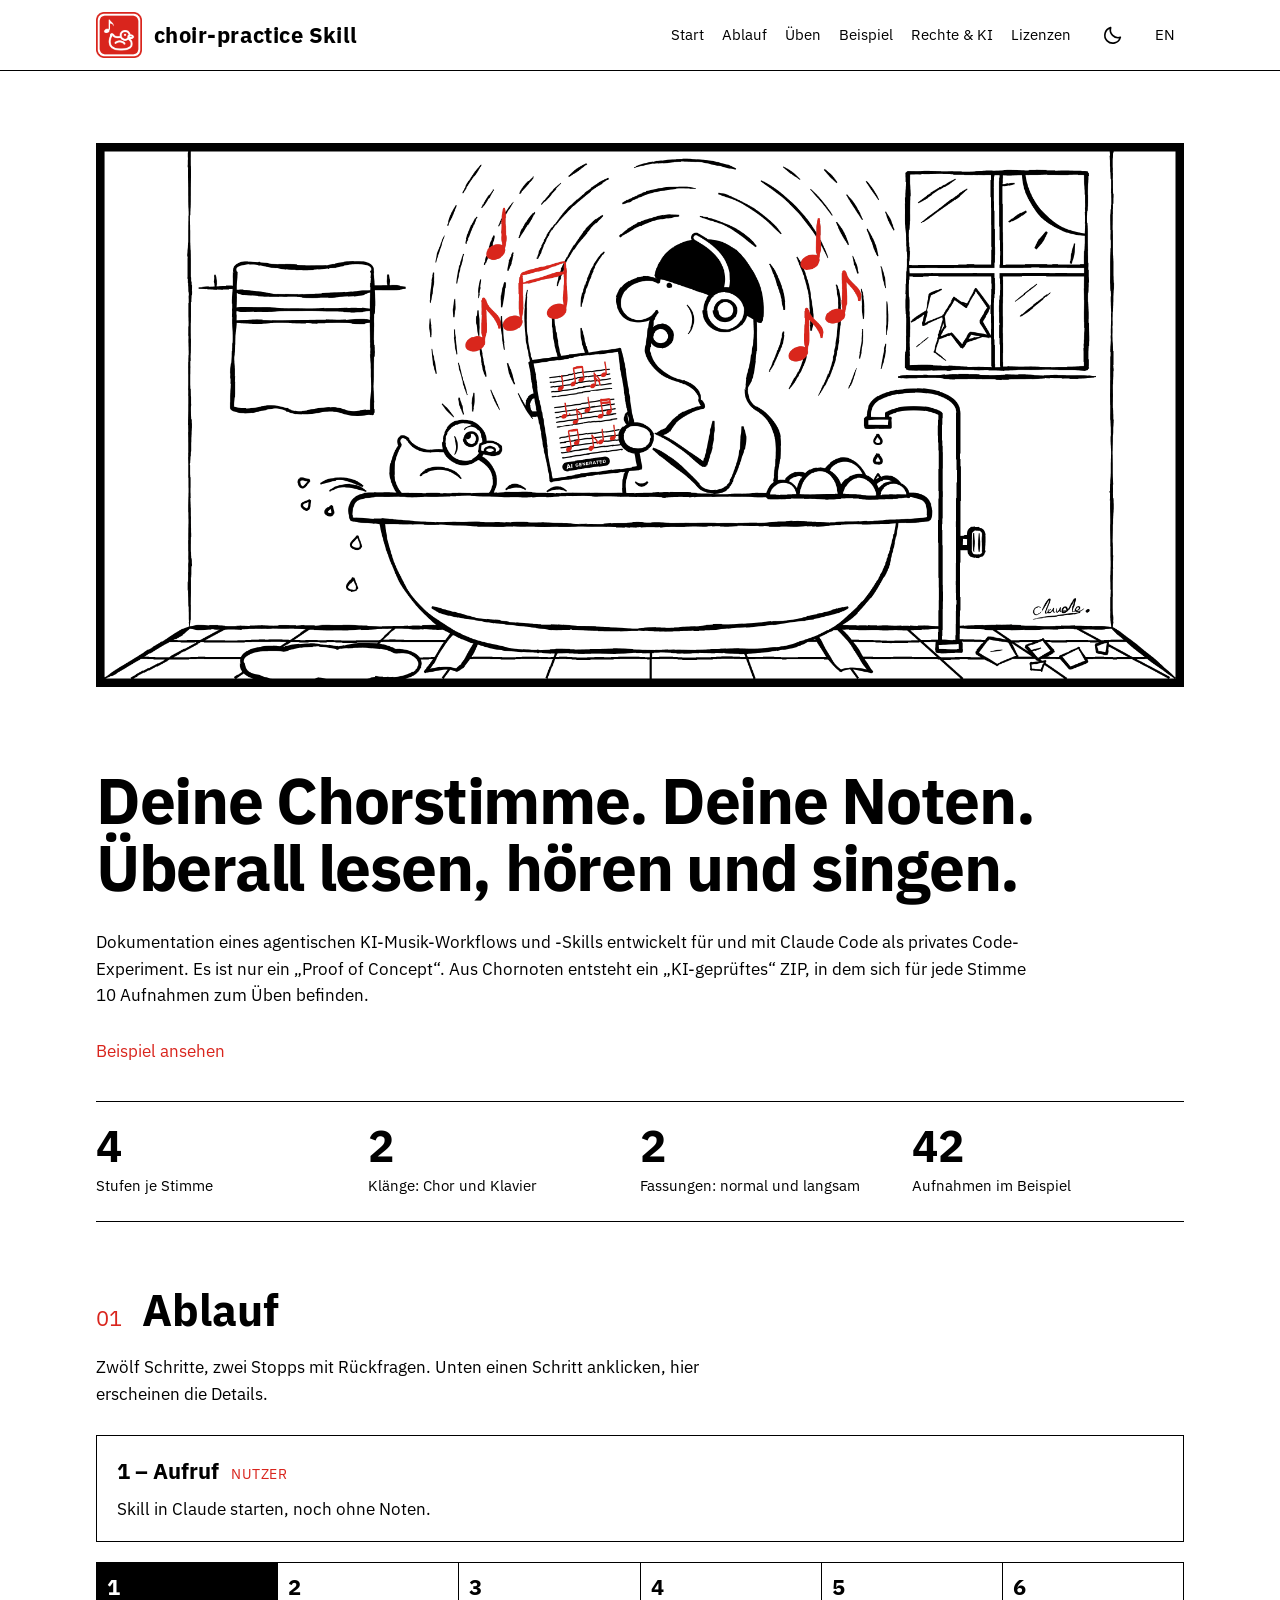
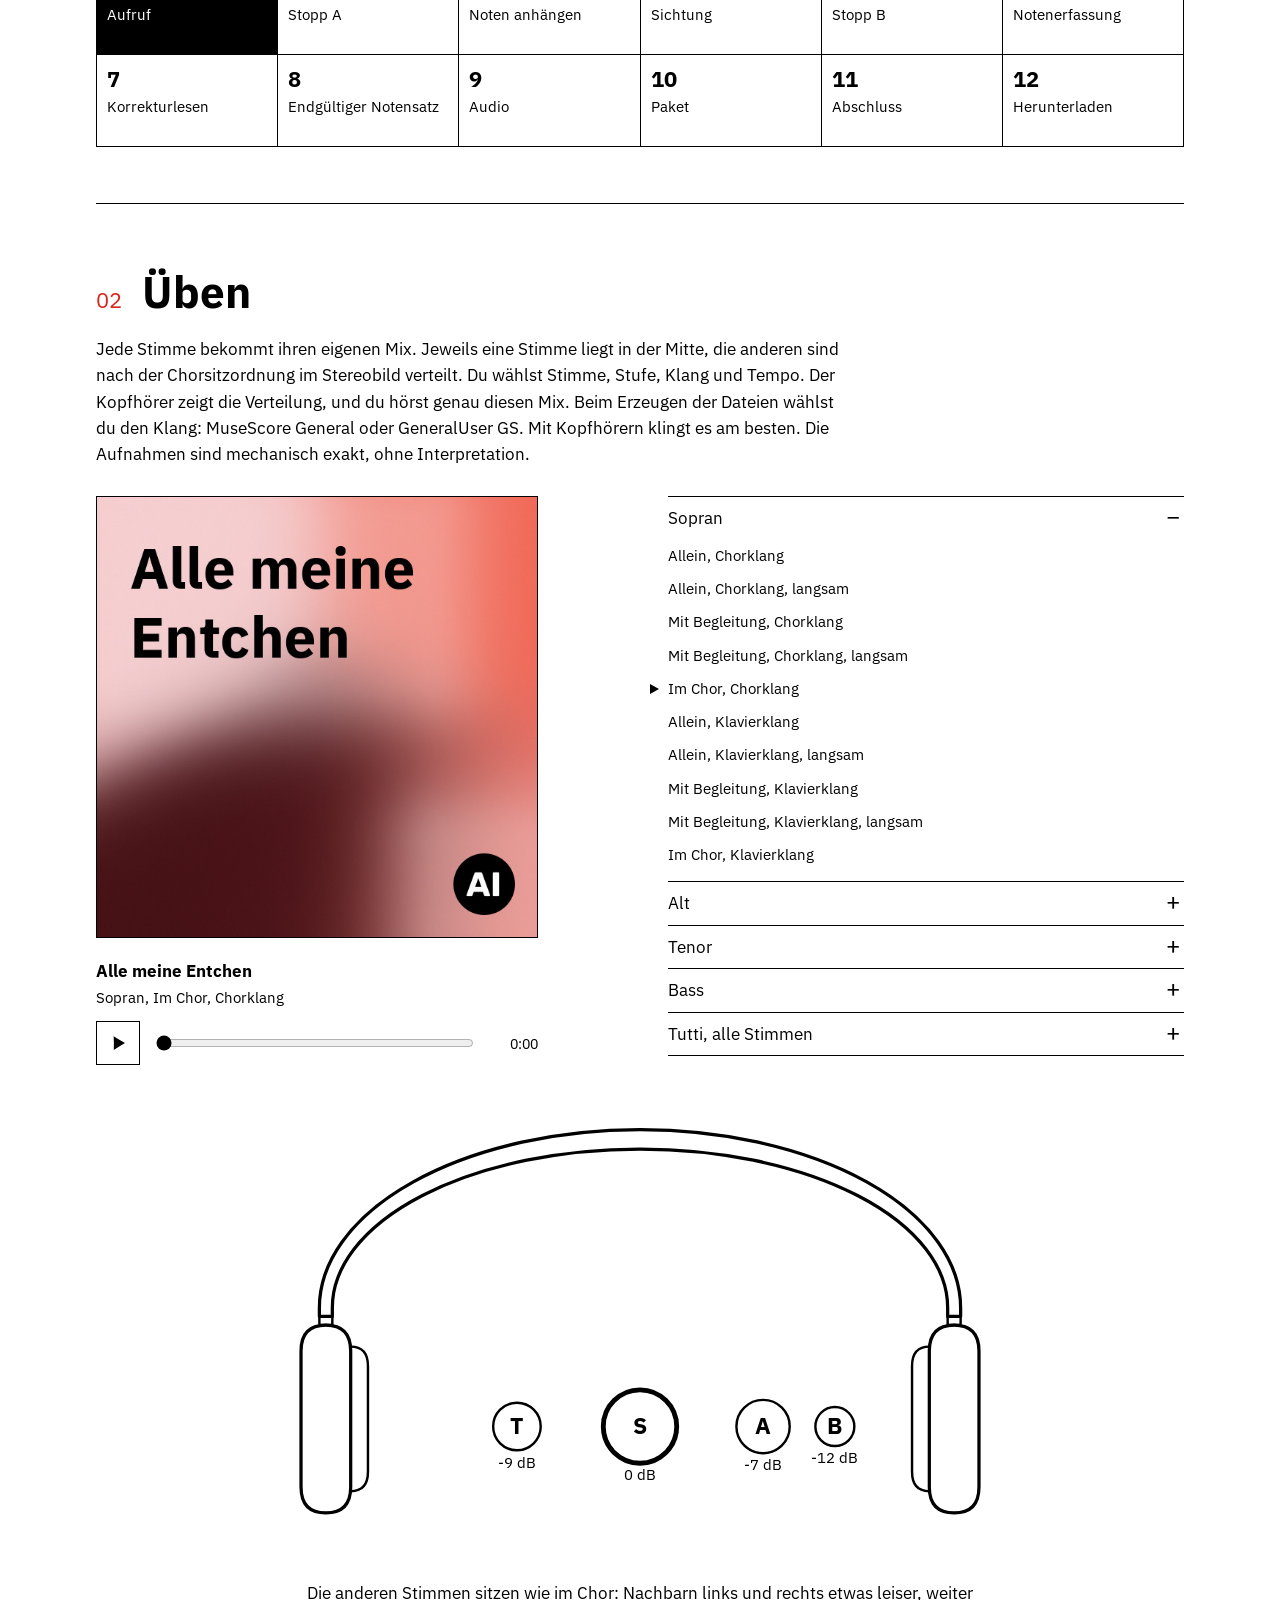
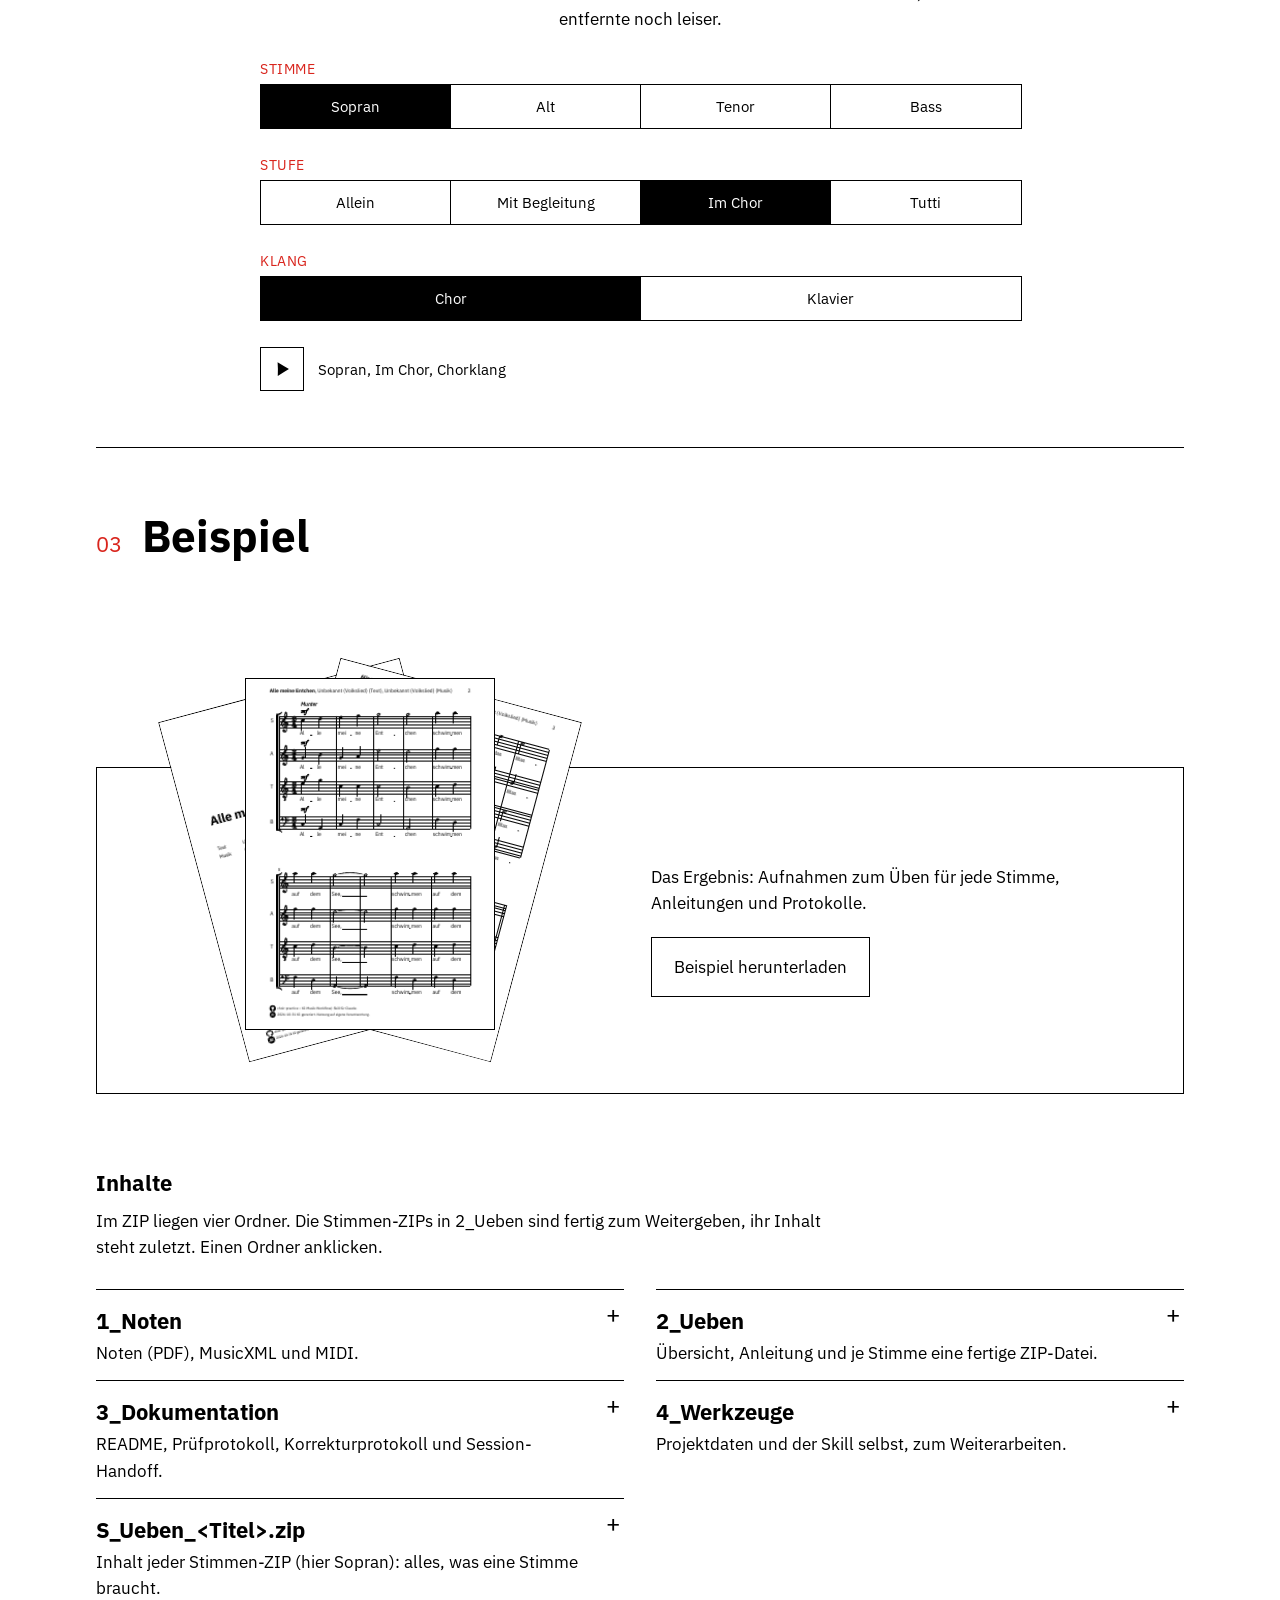
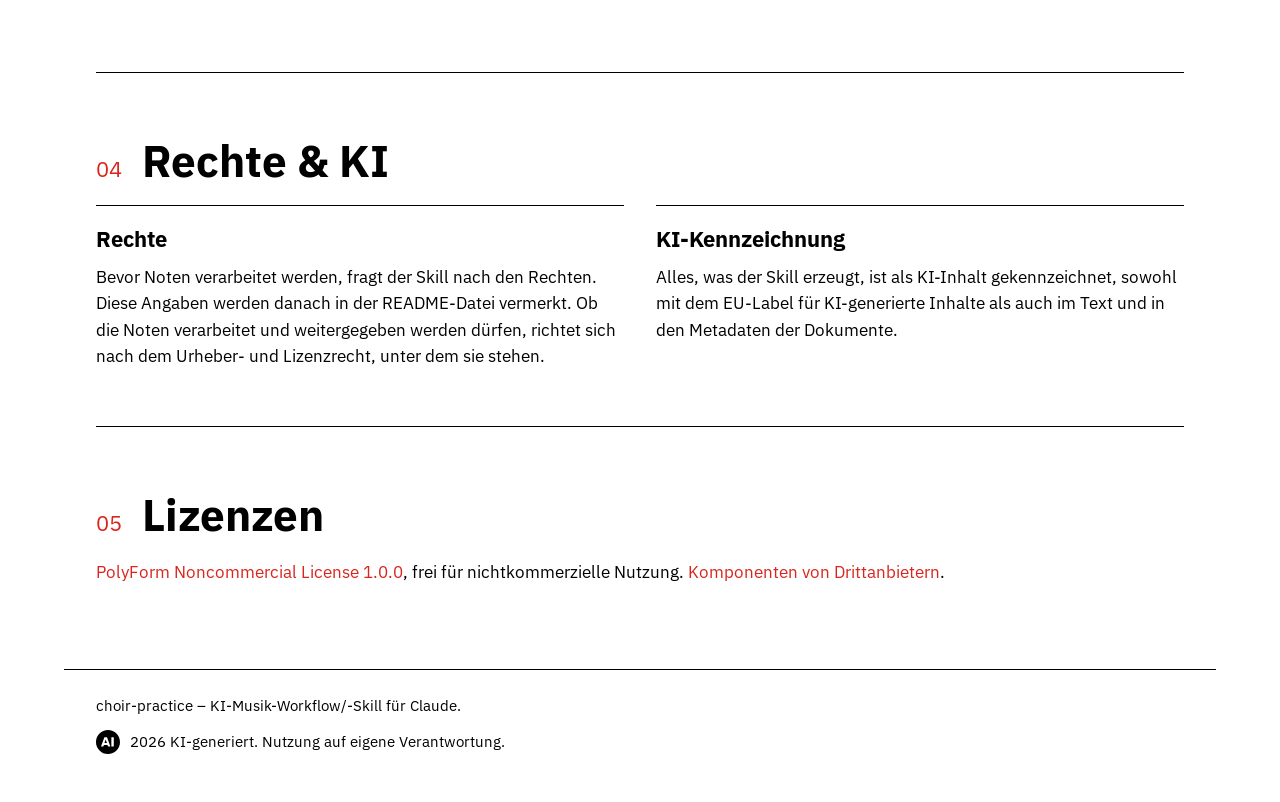
<file: docs/index.html>
<!doctype html>
<html lang="de">
<head>
<meta charset="utf-8">
<meta name="viewport" content="width=device-width, initial-scale=1">
<title>choir-practice Skill – Deine Chorstimme. Deine Noten. Überall lesen, hören und singen.</title>
<meta name="description" content="Dokumentation eines agentischen KI-Musik-Workflows und -Skills entwickelt für und mit Claude Code als privates Code-Experiment. Es ist nur ein „Proof of Concept“. Aus Chornoten entsteht ein „KI-geprüftes“ ZIP, in dem sich für jede Stimme 10 Aufnahmen zum Üben befinden.">
<meta name="color-scheme" content="light dark">
<link rel="canonical" href="https://choir-practice-skill.pages.dev/">
<link rel="alternate" hreflang="de" href="https://choir-practice-skill.pages.dev/">
<link rel="alternate" hreflang="en" href="https://choir-practice-skill.pages.dev/en/">
<link rel="alternate" hreflang="x-default" href="https://choir-practice-skill.pages.dev/">
<meta property="og:type" content="website">
<meta property="og:site_name" content="choir-practice Skill">
<meta property="og:title" content="choir-practice Skill – Deine Chorstimme. Deine Noten. Überall lesen, hören und singen.">
<meta property="og:description" content="Dokumentation eines agentischen KI-Musik-Workflows und -Skills entwickelt für und mit Claude Code als privates Code-Experiment. Es ist nur ein „Proof of Concept“. Aus Chornoten entsteht ein „KI-geprüftes“ ZIP, in dem sich für jede Stimme 10 Aufnahmen zum Üben befinden.">
<meta property="og:url" content="https://choir-practice-skill.pages.dev/">
<meta property="og:locale" content="de_DE">
<meta property="og:locale:alternate" content="en_US">
<meta property="og:image" content="https://choir-practice-skill.pages.dev/img/og.png?v=9e550c98">
<meta property="og:image:type" content="image/png">
<meta property="og:image:width" content="2400">
<meta property="og:image:height" content="1260">
<meta property="og:image:alt" content="Ein Mann mit Kopfhörern steht in einer alten Badewanne und singt vom Notenblatt, neben ihm schwimmt eine Quietscheente, rote Noten schweben im Raum">
<meta name="twitter:card" content="summary_large_image">
<meta name="twitter:title" content="choir-practice Skill – Deine Chorstimme. Deine Noten. Überall lesen, hören und singen.">
<meta name="twitter:description" content="Dokumentation eines agentischen KI-Musik-Workflows und -Skills entwickelt für und mit Claude Code als privates Code-Experiment. Es ist nur ein „Proof of Concept“. Aus Chornoten entsteht ein „KI-geprüftes“ ZIP, in dem sich für jede Stimme 10 Aufnahmen zum Üben befinden.">
<meta name="twitter:image" content="https://choir-practice-skill.pages.dev/img/og.png?v=9e550c98">
<meta name="twitter:image:alt" content="Ein Mann mit Kopfhörern steht in einer alten Badewanne und singt vom Notenblatt, neben ihm schwimmt eine Quietscheente, rote Noten schweben im Raum">
<link rel="icon" href="img/favicon.svg?v=3c3022a9" type="image/svg+xml">
<link rel="icon" href="favicon.ico" sizes="32x32">
<link rel="icon" href="img/favicon-192.png?v=1d99c184" sizes="192x192" type="image/png">
<link rel="apple-touch-icon" href="img/favicon-180.png?v=39877f5c">
<link rel="preload" href="img/header.png?v=75c1c652" as="image" type="image/png" media="(prefers-color-scheme: light)">
<link rel="preload" href="img/header-dark.png?v=e2381952" as="image" type="image/png" media="(prefers-color-scheme: dark)">
<script>try{var t=localStorage.getItem("theme");if(t==="light"||t==="dark")document.documentElement.setAttribute("data-theme",t)}catch(e){}</script>
<link rel="stylesheet" href="css/site.css?v=01ecebc1">
<script type="application/ld+json">
{
 "@context": "https://schema.org",
 "@type": "SoftwareApplication",
 "name": "choir-practice Skill",
 "description": "Dokumentation eines agentischen KI-Musik-Workflows und -Skills entwickelt für und mit Claude Code als privates Code-Experiment. Es ist nur ein „Proof of Concept“. Aus Chornoten entsteht ein „KI-geprüftes“ ZIP, in dem sich für jede Stimme 10 Aufnahmen zum Üben befinden.",
 "url": "https://choir-practice-skill.pages.dev/",
 "inLanguage": "de",
 "softwareVersion": "1.0.0",
 "applicationCategory": "MultimediaApplication",
 "operatingSystem": "Claude (skill)",
 "image": {
  "@type": "ImageObject",
  "url": "https://choir-practice-skill.pages.dev/img/og.png?v=9e550c98",
  "width": 2400,
  "height": 1260,
  "caption": "Ein Mann mit Kopfhörern steht in einer alten Badewanne und singt vom Notenblatt, neben ihm schwimmt eine Quietscheente, rote Noten schweben im Raum"
 },
 "license": "https://polyformproject.org/licenses/noncommercial/1.0.0",
 "codeRepository": "https://github.com/vbth/choir-practice",
 "author": {
  "@type": "Person",
  "name": "vbth",
  "url": "https://github.com/vbth"
 },
 "offers": {
  "@type": "Offer",
  "price": "0",
  "priceCurrency": "EUR"
 }
}
</script>
</head>
<body>
<a class="skip" href="#start">Zum Inhalt</a>
<header class="bar">
 <a class="brand" href="https://choir-practice-skill.pages.dev/" aria-label="choir-practice Skill" target="_blank" rel="noopener noreferrer"><img src="img/logo.png?v=58f0d7f7" alt="" width="46" height="46"><span class="bt"><span class="bn">choir-practice</span> Skill</span></a>
 <button class="theme" type="button" aria-label="Zum dunklen Modus wechseln"><svg class="moon" viewBox="0 0 24 24" aria-hidden="true" focusable="false"><path d="M20 14.6A8.6 8.6 0 0 1 9.4 4 8.6 8.6 0 1 0 20 14.6z"/></svg><svg class="sun" viewBox="0 0 24 24" aria-hidden="true" focusable="false"><circle cx="12" cy="12" r="4"/><path d="M12 2.5v2.5M12 19v2.5M2.5 12H5M19 12h2.5M5.3 5.3l1.8 1.8M16.9 16.9l1.8 1.8M5.3 18.7l1.8-1.8M16.9 7.1l1.8-1.8"/></svg></button>
 <a class="lang" href="en/" hreflang="en" lang="en">EN</a>
 <button class="burger" type="button" aria-expanded="false" aria-controls="nav">Menü</button>
 <nav id="nav" aria-label="Menü"><ul><li><a href="#start">Start</a></li><li><a href="#ablauf">Ablauf</a></li><li><a href="#ueben">Üben</a></li><li><a href="#beispiel-zip">Beispiel</a></li><li><a href="#rechte-und-ki">Rechte &amp;&nbsp;KI</a></li><li><a href="#lizenz">Lizenzen</a></li><li class="navlang"><a href="en/" hreflang="en" lang="en">English</a></li></ul></nav>
</header>
<main>
<figure class="banner"><picture><source media="(prefers-color-scheme: dark)" srcset="img/header-dark.png?v=e2381952"><img src="img/header.png?v=75c1c652" alt="Ein Mann mit Kopfhörern steht in einer alten Badewanne und singt vom Notenblatt, neben ihm schwimmt eine Quietscheente, rote Noten schweben im Raum" width="1280" height="640" fetchpriority="high" decoding="async"></picture>
</figure>
<section id="start" class="hero">
 <h1>Deine Chorstimme. Deine&nbsp;Noten.<br>Überall lesen, hören und&nbsp;singen.</h1>
 <p class="lead">Dokumentation eines agentischen KI-Musik-Workflows und -Skills entwickelt für und mit Claude Code als privates Code-Experiment. Es ist nur ein „Proof of Concept“. Aus Chornoten entsteht ein „KI-⁠geprüftes“ ZIP, in dem sich für jede Stimme 10 Aufnahmen zum Üben&nbsp;befinden.</p>
 <p class="cta"><a href="#beispiel-zip">Beispiel&nbsp;ansehen</a></p>
 <dl class="facts"><div><dt>4</dt><dd>Stufen je&nbsp;Stimme</dd></div><div><dt>2</dt><dd>Klänge: Chor und&nbsp;Klavier</dd></div><div><dt>2</dt><dd>Fassungen: normal und&nbsp;langsam</dd></div><div><dt>42</dt><dd>Aufnahmen im&nbsp;Beispiel</dd></div></dl>
</section>
<section id="ablauf"><h2><span class="num">01</span>Ablauf</h2>
 <p class="intro">Zwölf Schritte, zwei Stopps mit Rückfragen. Unten einen Schritt anklicken, hier erscheinen die&nbsp;Details.</p>
 <div id="stepbox" class="panel" aria-live="polite"></div>
 <ol class="chain"><li><button type="button" data-step="0" aria-pressed="false"><span class="n">1</span><span class="s">Aufruf</span></button></li><li><button type="button" data-step="1" aria-pressed="false"><span class="n">2</span><span class="s">Stopp A</span></button></li><li><button type="button" data-step="2" aria-pressed="false"><span class="n">3</span><span class="s">Noten anhängen</span></button></li><li><button type="button" data-step="3" aria-pressed="false"><span class="n">4</span><span class="s">Sichtung</span></button></li><li><button type="button" data-step="4" aria-pressed="false"><span class="n">5</span><span class="s">Stopp B</span></button></li><li><button type="button" data-step="5" aria-pressed="false"><span class="n">6</span><span class="s">Notenerfassung</span></button></li><li><button type="button" data-step="6" aria-pressed="false"><span class="n">7</span><span class="s">Korrekturlesen</span></button></li><li><button type="button" data-step="7" aria-pressed="false"><span class="n">8</span><span class="s">Endgültiger Notensatz</span></button></li><li><button type="button" data-step="8" aria-pressed="false"><span class="n">9</span><span class="s">Audio</span></button></li><li><button type="button" data-step="9" aria-pressed="false"><span class="n">10</span><span class="s">Paket</span></button></li><li><button type="button" data-step="10" aria-pressed="false"><span class="n">11</span><span class="s">Abschluss</span></button></li><li><button type="button" data-step="11" aria-pressed="false"><span class="n">12</span><span class="s">Herunterladen</span></button></li></ol>
</section>
<section id="ueben"><h2><span class="num">02</span>Üben</h2>
 <p class="intro">Jede Stimme bekommt ihren eigenen Mix. Jeweils eine Stimme liegt in der Mitte, die anderen sind nach der Chorsitzordnung im Stereobild verteilt. Du wählst Stimme, Stufe, Klang und Tempo. Der Kopfhörer zeigt die Verteilung, und du hörst genau diesen Mix. Beim Erzeugen der Dateien wählst du den Klang: MuseScore General oder GeneralUser GS. Mit Kopfhörern klingt es am besten. Die Aufnahmen sind mechanisch exakt, ohne&nbsp;Interpretation.</p>
 <div class="listen" id="player" data-audio="audio/" data-play="Wiedergabe" data-pause="Pause">
  <div class="pbox">
   <img class="art" src="img/cover-de.jpg?v=ccd32531" alt="Albumcover des Beispielpakets" width="600" height="600" loading="lazy">
   <div class="pl">
    <p class="pt">Alle meine&nbsp;Entchen</p><p class="ps" id="plname" aria-live="polite"></p>
    <div class="pc"><button type="button" class="pbtn" aria-label="Wiedergabe"><svg viewBox="0 0 24 24" width="22" height="22" aria-hidden="true"><path class="picon" d="M7 4l13 8-13 8z" fill="currentColor"/></svg></button>
     <input type="range" id="plseek" min="0" max="1000" value="0" aria-label="Position"><span id="pltime" class="mono">0:00</span></div>
   </div>
  </div>
  <div class="groups"><details data-voice="S"><summary>Sopran</summary><ul class="trk"><li><button type="button" data-voice="S" data-stage="solo" data-sound="choir" data-tempo="normal" aria-pressed="false">Allein, Chorklang</button></li><li><button type="button" data-voice="S" data-stage="solo" data-sound="choir" data-tempo="slow" aria-pressed="false">Allein, Chorklang, langsam</button></li><li><button type="button" data-voice="S" data-stage="accomp" data-sound="choir" data-tempo="normal" aria-pressed="false">Mit Begleitung, Chorklang</button></li><li><button type="button" data-voice="S" data-stage="accomp" data-sound="choir" data-tempo="slow" aria-pressed="false">Mit Begleitung, Chorklang, langsam</button></li><li><button type="button" data-voice="S" data-stage="choir" data-sound="choir" data-tempo="normal" aria-pressed="false">Im Chor, Chorklang</button></li><li><button type="button" data-voice="S" data-stage="solo" data-sound="piano" data-tempo="normal" aria-pressed="false">Allein, Klavierklang</button></li><li><button type="button" data-voice="S" data-stage="solo" data-sound="piano" data-tempo="slow" aria-pressed="false">Allein, Klavierklang, langsam</button></li><li><button type="button" data-voice="S" data-stage="accomp" data-sound="piano" data-tempo="normal" aria-pressed="false">Mit Begleitung, Klavierklang</button></li><li><button type="button" data-voice="S" data-stage="accomp" data-sound="piano" data-tempo="slow" aria-pressed="false">Mit Begleitung, Klavierklang, langsam</button></li><li><button type="button" data-voice="S" data-stage="choir" data-sound="piano" data-tempo="normal" aria-pressed="false">Im Chor, Klavierklang</button></li></ul></details><details data-voice="A"><summary>Alt</summary><ul class="trk"><li><button type="button" data-voice="A" data-stage="solo" data-sound="choir" data-tempo="normal" aria-pressed="false">Allein, Chorklang</button></li><li><button type="button" data-voice="A" data-stage="solo" data-sound="choir" data-tempo="slow" aria-pressed="false">Allein, Chorklang, langsam</button></li><li><button type="button" data-voice="A" data-stage="accomp" data-sound="choir" data-tempo="normal" aria-pressed="false">Mit Begleitung, Chorklang</button></li><li><button type="button" data-voice="A" data-stage="accomp" data-sound="choir" data-tempo="slow" aria-pressed="false">Mit Begleitung, Chorklang, langsam</button></li><li><button type="button" data-voice="A" data-stage="choir" data-sound="choir" data-tempo="normal" aria-pressed="false">Im Chor, Chorklang</button></li><li><button type="button" data-voice="A" data-stage="solo" data-sound="piano" data-tempo="normal" aria-pressed="false">Allein, Klavierklang</button></li><li><button type="button" data-voice="A" data-stage="solo" data-sound="piano" data-tempo="slow" aria-pressed="false">Allein, Klavierklang, langsam</button></li><li><button type="button" data-voice="A" data-stage="accomp" data-sound="piano" data-tempo="normal" aria-pressed="false">Mit Begleitung, Klavierklang</button></li><li><button type="button" data-voice="A" data-stage="accomp" data-sound="piano" data-tempo="slow" aria-pressed="false">Mit Begleitung, Klavierklang, langsam</button></li><li><button type="button" data-voice="A" data-stage="choir" data-sound="piano" data-tempo="normal" aria-pressed="false">Im Chor, Klavierklang</button></li></ul></details><details data-voice="T"><summary>Tenor</summary><ul class="trk"><li><button type="button" data-voice="T" data-stage="solo" data-sound="choir" data-tempo="normal" aria-pressed="false">Allein, Chorklang</button></li><li><button type="button" data-voice="T" data-stage="solo" data-sound="choir" data-tempo="slow" aria-pressed="false">Allein, Chorklang, langsam</button></li><li><button type="button" data-voice="T" data-stage="accomp" data-sound="choir" data-tempo="normal" aria-pressed="false">Mit Begleitung, Chorklang</button></li><li><button type="button" data-voice="T" data-stage="accomp" data-sound="choir" data-tempo="slow" aria-pressed="false">Mit Begleitung, Chorklang, langsam</button></li><li><button type="button" data-voice="T" data-stage="choir" data-sound="choir" data-tempo="normal" aria-pressed="false">Im Chor, Chorklang</button></li><li><button type="button" data-voice="T" data-stage="solo" data-sound="piano" data-tempo="normal" aria-pressed="false">Allein, Klavierklang</button></li><li><button type="button" data-voice="T" data-stage="solo" data-sound="piano" data-tempo="slow" aria-pressed="false">Allein, Klavierklang, langsam</button></li><li><button type="button" data-voice="T" data-stage="accomp" data-sound="piano" data-tempo="normal" aria-pressed="false">Mit Begleitung, Klavierklang</button></li><li><button type="button" data-voice="T" data-stage="accomp" data-sound="piano" data-tempo="slow" aria-pressed="false">Mit Begleitung, Klavierklang, langsam</button></li><li><button type="button" data-voice="T" data-stage="choir" data-sound="piano" data-tempo="normal" aria-pressed="false">Im Chor, Klavierklang</button></li></ul></details><details data-voice="B"><summary>Bass</summary><ul class="trk"><li><button type="button" data-voice="B" data-stage="solo" data-sound="choir" data-tempo="normal" aria-pressed="false">Allein, Chorklang</button></li><li><button type="button" data-voice="B" data-stage="solo" data-sound="choir" data-tempo="slow" aria-pressed="false">Allein, Chorklang, langsam</button></li><li><button type="button" data-voice="B" data-stage="accomp" data-sound="choir" data-tempo="normal" aria-pressed="false">Mit Begleitung, Chorklang</button></li><li><button type="button" data-voice="B" data-stage="accomp" data-sound="choir" data-tempo="slow" aria-pressed="false">Mit Begleitung, Chorklang, langsam</button></li><li><button type="button" data-voice="B" data-stage="choir" data-sound="choir" data-tempo="normal" aria-pressed="false">Im Chor, Chorklang</button></li><li><button type="button" data-voice="B" data-stage="solo" data-sound="piano" data-tempo="normal" aria-pressed="false">Allein, Klavierklang</button></li><li><button type="button" data-voice="B" data-stage="solo" data-sound="piano" data-tempo="slow" aria-pressed="false">Allein, Klavierklang, langsam</button></li><li><button type="button" data-voice="B" data-stage="accomp" data-sound="piano" data-tempo="normal" aria-pressed="false">Mit Begleitung, Klavierklang</button></li><li><button type="button" data-voice="B" data-stage="accomp" data-sound="piano" data-tempo="slow" aria-pressed="false">Mit Begleitung, Klavierklang, langsam</button></li><li><button type="button" data-voice="B" data-stage="choir" data-sound="piano" data-tempo="normal" aria-pressed="false">Im Chor, Klavierklang</button></li></ul></details><details data-tutti="1"><summary>Tutti, alle&nbsp;Stimmen</summary><ul class="trk"><li><button type="button" data-stage="tutti" data-sound="choir" data-tempo="normal" aria-pressed="false">Tutti, Chorklang</button></li><li><button type="button" data-stage="tutti" data-sound="piano" data-tempo="normal" aria-pressed="false">Tutti, Klavierklang</button></li></ul></details></div>
  <audio id="plaudio" preload="none"></audio>
 </div>
 <div class="mixer">
  <figure><svg id="hp" viewBox="-32 -53 704 419" role="img"></svg>
  <figcaption id="hpcap" aria-live="polite"></figcaption></figure>
  <div class="ctl"><span class="lbl" id="vlbl">Stimme</span><div class="seg" id="voices" role="group" aria-labelledby="vlbl"><button type="button" data-voice="S" aria-pressed="false">Sopran</button><button type="button" data-voice="A" aria-pressed="false">Alt</button><button type="button" data-voice="T" aria-pressed="false">Tenor</button><button type="button" data-voice="B" aria-pressed="false">Bass</button></div></div>
  <div class="ctl"><span class="lbl" id="slbl">Stufe</span><div class="seg" id="stages" role="group" aria-labelledby="slbl"><button type="button" data-stage="solo" aria-pressed="false">Allein</button><button type="button" data-stage="accomp" aria-pressed="false">Mit Begleitung</button><button type="button" data-stage="choir" aria-pressed="false">Im Chor</button><button type="button" data-stage="tutti" aria-pressed="false">Tutti</button></div></div>
  <div class="ctl2">
   <div class="ctl"><span class="lbl" id="klbl">Klang</span><div class="seg" id="sounds" role="group" aria-labelledby="klbl"><button type="button" data-sound="choir" aria-pressed="false">Chor</button><button type="button" data-sound="piano" aria-pressed="false">Klavier</button></div></div>
   <div class="ctl" id="tempoctl"><span class="lbl" id="tlbl">Tempo</span><div class="seg" id="tempos" role="group" aria-labelledby="tlbl"><button type="button" data-tempo="normal" aria-pressed="false">Normal</button><button type="button" data-tempo="slow" aria-pressed="false">Langsam</button></div></div>
  </div>
  <div class="nowplay"><button type="button" class="pbtn" aria-label="Wiedergabe"><svg viewBox="0 0 24 24" width="22" height="22" aria-hidden="true"><path class="picon" d="M7 4l13 8-13 8z" fill="currentColor"/></svg></button><p class="ps" id="hpname" aria-live="polite"></p></div>
 </div>
</section>
<section id="beispiel-zip"><h2><span class="num">03</span>Beispiel</h2>
 <div class="exrow">
  <figure class="fan"><div class="pages">
   <img class="p0" src="img/example-cover-de-480.png?v=81448ad1" srcset="img/example-cover-de-160.png?v=ea5ff62c 160w, img/example-cover-de-240.png?v=b7f65e70 240w, img/example-cover-de-320.png?v=ecd3084c 320w, img/example-cover-de-480.png?v=81448ad1 480w, img/example-cover-de-720.png?v=816ba33e 720w" sizes="(max-width:520px) 160px, 240px" alt="Deckblatt des Beispielpakets" width="240" height="339" loading="lazy">
   <img class="p2" src="img/example-page-2-de-480.png?v=61d2188a" srcset="img/example-page-2-de-160.png?v=d0b7aed9 160w, img/example-page-2-de-240.png?v=6a96ae77 240w, img/example-page-2-de-320.png?v=3e7f6c51 320w, img/example-page-2-de-480.png?v=61d2188a 480w, img/example-page-2-de-720.png?v=7e3202a7 720w" sizes="(max-width:520px) 160px, 240px" alt="Zweite Notenseite des Beispielpakets" width="240" height="339" loading="lazy">
   <img class="p1" src="img/example-page-1-de-480.png?v=feb95c63" srcset="img/example-page-1-de-160.png?v=a06a6aae 160w, img/example-page-1-de-240.png?v=1c35864e 240w, img/example-page-1-de-320.png?v=533181d0 320w, img/example-page-1-de-480.png?v=feb95c63 480w, img/example-page-1-de-720.png?v=a89f8b6a 720w" sizes="(max-width:520px) 160px, 240px" alt="Erste Notenseite des Beispielpakets" width="240" height="339" loading="lazy">
  </div></figure>
  <div class="dl"><p>Das Ergebnis: Aufnahmen zum Üben für jede Stimme, Anleitungen und&nbsp;Protokolle.</p><p class="dlb"><a href="https://github.com/vbth/choir-practice/releases/download/v1.0.0/Chor_Uebungen_Alle_meine_Entchen.zip" download target="_blank" rel="noopener noreferrer">Beispiel&nbsp;herunterladen</a></p></div>
 </div>
 <h3 class="sub">Inhalte</h3>
 <p class="intro">Im ZIP liegen vier Ordner. Die Stimmen-ZIPs in 2_Ueben sind fertig zum Weitergeben, ihr Inhalt steht zuletzt. Einen Ordner&nbsp;anklicken.</p>
 <div class="tree"><div class="folder"><button type="button" aria-expanded="false" aria-controls="f0"><span class="fn">1_Noten</span><span class="fd">Noten (PDF), MusicXML und MIDI.</span></button><ul id="f0" hidden><li class="mono" style="padding-left:10px">1_Noten_&lt;Titel&gt;_Scan.pdf</li><li class="mono" style="padding-left:10px">2_Noten_&lt;Titel&gt;.pdf</li><li class="mono" style="padding-left:10px">3_MusicXML_&lt;Titel&gt;_Chor.musicxml</li><li class="mono" style="padding-left:10px">4_MusicXML_&lt;Titel&gt;_Klavier.musicxml</li><li class="mono" style="padding-left:10px">5_MIDI_&lt;Titel&gt;/</li><li class="mono" style="padding-left:24px">S_MIDI_&lt;Titel&gt;/  (je Stimme: S, A, T,&nbsp;B)</li><li class="mono" style="padding-left:38px">1 bis 5_S_&lt;Titel&gt;_Chor_und_Klavier_*.mid  (zehn&nbsp;Dateien)</li><li class="mono" style="padding-left:24px">Tutti_MIDI_&lt;Titel&gt;/</li><li class="mono" style="padding-left:38px">&lt;Titel&gt;_Tutti_Chor.mid</li><li class="mono" style="padding-left:38px">&lt;Titel&gt;_Tutti_Klavier.mid</li></ul></div><div class="folder"><button type="button" aria-expanded="false" aria-controls="f1"><span class="fn">2_Ueben</span><span class="fd">Übersicht, Anleitung und je Stimme eine fertige ZIP-Datei.</span></button><ul id="f1" hidden><li class="mono" style="padding-left:10px">1_Uebersicht.pdf</li><li class="mono" style="padding-left:10px">2_Anleitung.pdf</li><li class="mono" style="padding-left:10px">S_Ueben_&lt;Titel&gt;.zip</li><li class="mono" style="padding-left:10px">A_Ueben_&lt;Titel&gt;.zip</li><li class="mono" style="padding-left:10px">T_Ueben_&lt;Titel&gt;.zip</li><li class="mono" style="padding-left:10px">B_Ueben_&lt;Titel&gt;.zip</li></ul></div><div class="folder"><button type="button" aria-expanded="false" aria-controls="f2"><span class="fn">3_Dokumentation</span><span class="fd">README, Prüfprotokoll, Korrekturprotokoll und Session-Handoff.</span></button><ul id="f2" hidden><li class="mono" style="padding-left:10px">1_README_&lt;Titel&gt;.md und&nbsp;.pdf</li><li class="mono" style="padding-left:10px">2_Pruefprotokoll_&lt;Titel&gt;.md und&nbsp;.pdf</li><li class="mono" style="padding-left:10px">3_Korrekturprotokoll_&lt;Titel&gt;.md und&nbsp;.pdf</li><li class="mono" style="padding-left:10px">4_Session_Handoff_&lt;Titel&gt;.md</li></ul></div><div class="folder"><button type="button" aria-expanded="false" aria-controls="f3"><span class="fn">4_Werkzeuge</span><span class="fd">Projektdaten und der Skill selbst, zum Weiterarbeiten.</span></button><ul id="f3" hidden><li class="mono" style="padding-left:10px">1_Projektdaten_&lt;Titel&gt;/</li><li class="mono" style="padding-left:24px">score.json</li><li class="mono" style="padding-left:24px">docs.json</li><li class="mono" style="padding-left:24px">layout.json</li><li class="mono" style="padding-left:24px">mixes.json</li><li class="mono" style="padding-left:10px">2_SKILL_choir_practice_v&lt;Version&gt;/</li><li class="mono" style="padding-left:24px">choir_practice.skill</li><li class="mono" style="padding-left:24px">README.md</li><li class="mono" style="padding-left:24px">session_handoff.md</li></ul></div><div class="folder"><button type="button" aria-expanded="false" aria-controls="f4"><span class="fn">S_Ueben_&lt;Titel&gt;.zip</span><span class="fd">Inhalt jeder Stimmen-ZIP (hier Sopran): alles, was eine Stimme braucht.</span></button><ul id="f4" hidden><li class="mono" style="padding-left:10px">1_S_Anleitung.pdf</li><li class="mono" style="padding-left:10px">2_S_Noten_&lt;Titel&gt;.pdf</li><li class="mono" style="padding-left:10px">3_S_Audio_Chorklang_&lt;Titel&gt;/</li><li class="mono" style="padding-left:24px">1 bis 6_S_&lt;Titel&gt;_Chor_*.mp3  (allein, mit Klavier, jeweils langsam und normal; eigene Stimme lauter; alle gleich&nbsp;laut)</li><li class="mono" style="padding-left:10px">4_S_Audio_Klavierklang_&lt;Titel&gt;/</li><li class="mono" style="padding-left:24px">1 bis 6_S_&lt;Titel&gt;_Klavier_*.mp3  (dieselben&nbsp;sechs)</li></ul></div></div>
</section>
<section id="rechte-und-ki"><h2><span class="num">04</span>Rechte &amp;&nbsp;KI</h2>
 <div class="cols"><article><h3>Rechte</h3><p>Bevor Noten verarbeitet werden, fragt der Skill nach den Rechten. Diese Angaben werden danach in der README-Datei vermerkt. Ob die Noten verarbeitet und weitergegeben werden dürfen, richtet sich nach dem Urheber- und Lizenzrecht, unter dem sie&nbsp;stehen.</p></article><article><h3>KI-Kennzeichnung</h3><p>Alles, was der Skill erzeugt, ist als KI-Inhalt gekennzeichnet, sowohl mit dem EU-Label für KI-generierte Inhalte als auch im Text und in den Metadaten der&nbsp;Dokumente.</p></article></div>
</section>
<section id="lizenz"><h2><span class="num">05</span>Lizenzen</h2>
 <p class="intro wide"><a href="https://github.com/vbth/choir-practice/blob/main/LICENSE.md" target="_blank" rel="noopener noreferrer">PolyForm Noncommercial License 1.0.0</a>, frei für nichtkommerzielle Nutzung. <a href="https://github.com/vbth/choir-practice/blob/main/choir-practice/THIRD_PARTY_NOTICES.md" target="_blank" rel="noopener noreferrer">Komponenten von&nbsp;Drittanbietern</a>.</p>
</section>
</main>
<footer><p class="fnote"><span>choir-practice – KI-Musik-Workflow/-&#8288;Skill&nbsp;für&nbsp;Claude.</span></p><p class="fnote"><a class="fl" href="https://choir-practice-skill.pages.dev/" aria-label="Startseite" target="_blank" rel="noopener noreferrer"><svg xmlns="http://www.w3.org/2000/svg" viewBox="89.29 100.72 365.48 365.48" role="img" class="ailabel" focusable="false"><title>AI</title><path fill="#000" fill-rule="evenodd" d="M272.03,100.72c100.92,0,182.74,81.82,182.74,182.75s-81.82,182.74-182.74,182.74-182.75-81.82-182.75-182.74,81.82-182.75,182.75-182.75"/>
  <g>
    <path fill="#fff" d="M170.79,353.74c-1.08,0-2.05-.43-2.92-1.31-.88-.87-1.31-1.84-1.31-2.92,0-.67.07-1.27.2-1.81l47.34-129.32c.4-1.48,1.24-2.79,2.52-3.93,1.27-1.14,3.05-1.71,5.34-1.71h29.81c2.28,0,4.06.57,5.34,1.71,1.27,1.14,2.11,2.45,2.52,3.93l47.14,129.32c.27.54.4,1.14.4,1.81,0,1.08-.44,2.05-1.31,2.92s-1.91,1.31-3.12,1.31h-24.78c-2.01,0-3.52-.5-4.53-1.51-1.01-1.01-1.65-1.91-1.91-2.72l-7.86-20.55h-53.78l-7.65,20.55c-.27.81-.88,1.71-1.81,2.72-.94,1.01-2.55,1.51-4.83,1.51h-24.78ZM218.13,299.96h37.47l-18.93-53.18-18.53,53.18Z"/>
    <path fill="#fff" d="M328.11,353.74c-1.48,0-2.69-.47-3.63-1.41-.94-.94-1.41-2.15-1.41-3.63v-130.93c0-1.48.47-2.68,1.41-3.63s2.15-1.41,3.63-1.41h26.99c1.48,0,2.68.47,3.63,1.41.94.94,1.41,2.15,1.41,3.63v130.93c0,1.48-.47,2.69-1.41,3.63-.94.94-2.15,1.41-3.63,1.41h-26.99Z"/>
  </g></svg>
</a><span>2026 KI-generiert. Nutzung auf eigene&nbsp;Verantwortung.</span></p></footer>
<script>window.PAGE={"lang": "de", "seat": ["S", "A", "T", "B"], "mix": {"solo": {"S": [["S", 0.0, 0, "own"]], "A": [["A", 0.0, 0, "own"]], "T": [["T", 0.0, 0, "own"]], "B": [["B", 0.0, 0, "own"]]}, "accomp": {"S": [["S", 0.0, 0, "own"], ["S", -0.5, -12, "acc"], ["A", -0.17, -12, "acc"], ["T", 0.17, -12, "acc"], ["B", 0.5, -12, "acc"]], "A": [["A", 0.0, 0, "own"], ["S", -0.45, -4, "own"], ["S", -0.5, -12, "acc"], ["A", -0.17, -12, "acc"], ["T", 0.17, -12, "acc"], ["B", 0.5, -12, "acc"]], "T": [["T", 0.0, 0, "own"], ["S", -0.45, -4, "own"], ["S", -0.5, -12, "acc"], ["A", -0.17, -12, "acc"], ["T", 0.17, -12, "acc"], ["B", 0.5, -12, "acc"]], "B": [["B", 0.0, 0, "own"], ["S", -0.45, -4, "own"], ["S", -0.5, -12, "acc"], ["A", -0.17, -12, "acc"], ["T", 0.17, -12, "acc"], ["B", 0.5, -12, "acc"]]}, "choir": {"S": [["S", 0.0, 0, "own"], ["A", 0.6, -7, "own"], ["T", -0.6, -9, "own"], ["B", 0.95, -12, "own"]], "A": [["A", 0.0, 0, "own"], ["S", -0.6, -7, "own"], ["T", 0.6, -7, "own"], ["B", 0.95, -12, "own"]], "T": [["T", 0.0, 0, "own"], ["S", -0.95, -12, "own"], ["A", -0.6, -7, "own"], ["B", 0.6, -7, "own"]], "B": [["B", 0.0, 0, "own"], ["S", -0.95, -12, "own"], ["A", 0.6, -9, "own"], ["T", -0.6, -7, "own"]]}, "tutti": {"S": [["S", -0.5, -3, "own"], ["A", -0.17, -3, "own"], ["T", 0.17, -3, "own"], ["B", 0.5, -3, "own"]], "A": [["S", -0.5, -3, "own"], ["A", -0.17, -3, "own"], ["T", 0.17, -3, "own"], ["B", 0.5, -3, "own"]], "T": [["S", -0.5, -3, "own"], ["A", -0.17, -3, "own"], ["T", 0.17, -3, "own"], ["B", 0.5, -3, "own"]], "B": [["S", -0.5, -3, "own"], ["A", -0.17, -3, "own"], ["T", 0.17, -3, "own"], ["B", 0.5, -3, "own"]]}}, "voices": {"S": "Sopran", "A": "Alt", "T": "Tenor", "B": "Bass"}, "stages": {"solo": "Allein", "accomp": "Mit Begleitung", "choir": "Im Chor", "tutti": "Tutti"}, "stage_txt": {"solo": "Nur die gewählte Stimme, in der Mitte.", "accomp": "Die gewählte Stimme, die Melodie leiser, dazu die Klavierbegleitung aller Stimmen.", "choir": "Die anderen Stimmen sitzen wie im Chor: Nachbarn links und rechts etwas leiser, weiter entfernte noch leiser.", "tutti": "Alle Stimmen gleich laut."}, "steps": [["Aufruf", "you", "Skill in Claude starten, noch ohne Noten.", ""], ["Stopp A", "both", "Angaben über die Rechte.", "Alles bereit?"], ["Noten anhängen", "you", "Als PDF oder Foto.", ""], ["Sichtung", "claude", "Claude liest die Seiten und prüft die Qualität.", "Alles verstanden?"], ["Stopp B", "you", "Titel, Stimmen und Tempo bestätigen.", ""], ["Notenerfassung", "claude", "Claude überträgt die Noten.", "Alle Takte und Stimmen erfasst?"], ["Korrekturlesen", "claude", "Claude vergleicht das Ergebnis zweimal mit der Vorlage: erst Töne, dann Text.", "Töne und Text wie in der Vorlage? Sonst zurück zu Schritt 6."], ["Endgültiger Notensatz", "claude", "Claude setzt die Noten sauber, mit Titelblatt.", "Gut lesbar?"], ["Audio", "claude", "Claude erzeugt für jede Stimme die Audio-Dateien zum Üben.", "Passt jede Stimme zu den Noten?"], ["Paket", "claude", "Claude schreibt die Anleitungen und packt alles zusammen.", "Alle Inhalte vorhanden?"], ["Abschluss", "both", "Claude macht Verbesserungsvorschläge. Die Entscheidung über die Umsetzung liegt beim Nutzer.", ""], ["Herunterladen", "you", "ZIP herunterladen und die Audiodateien der einzelnen Stimmen an den Chor weitergeben.", ""]], "who": {"you": "Nutzer", "claude": "Claude", "both": "Claude + Nutzer"}, "own": "Gesang", "acc": "Klavier", "gate": "Prüfung am Ende", "sound_names": {"choir": "Chorklang", "piano": "Klavierklang"}, "slow_name": "langsam", "slow": 0.75, "theme_to_dark": "Zum dunklen Modus wechseln", "theme_to_light": "Zum hellen Modus wechseln"};</script>
<script src="js/site.js?v=01ecebc1"></script>
</body>
</html>
</file>
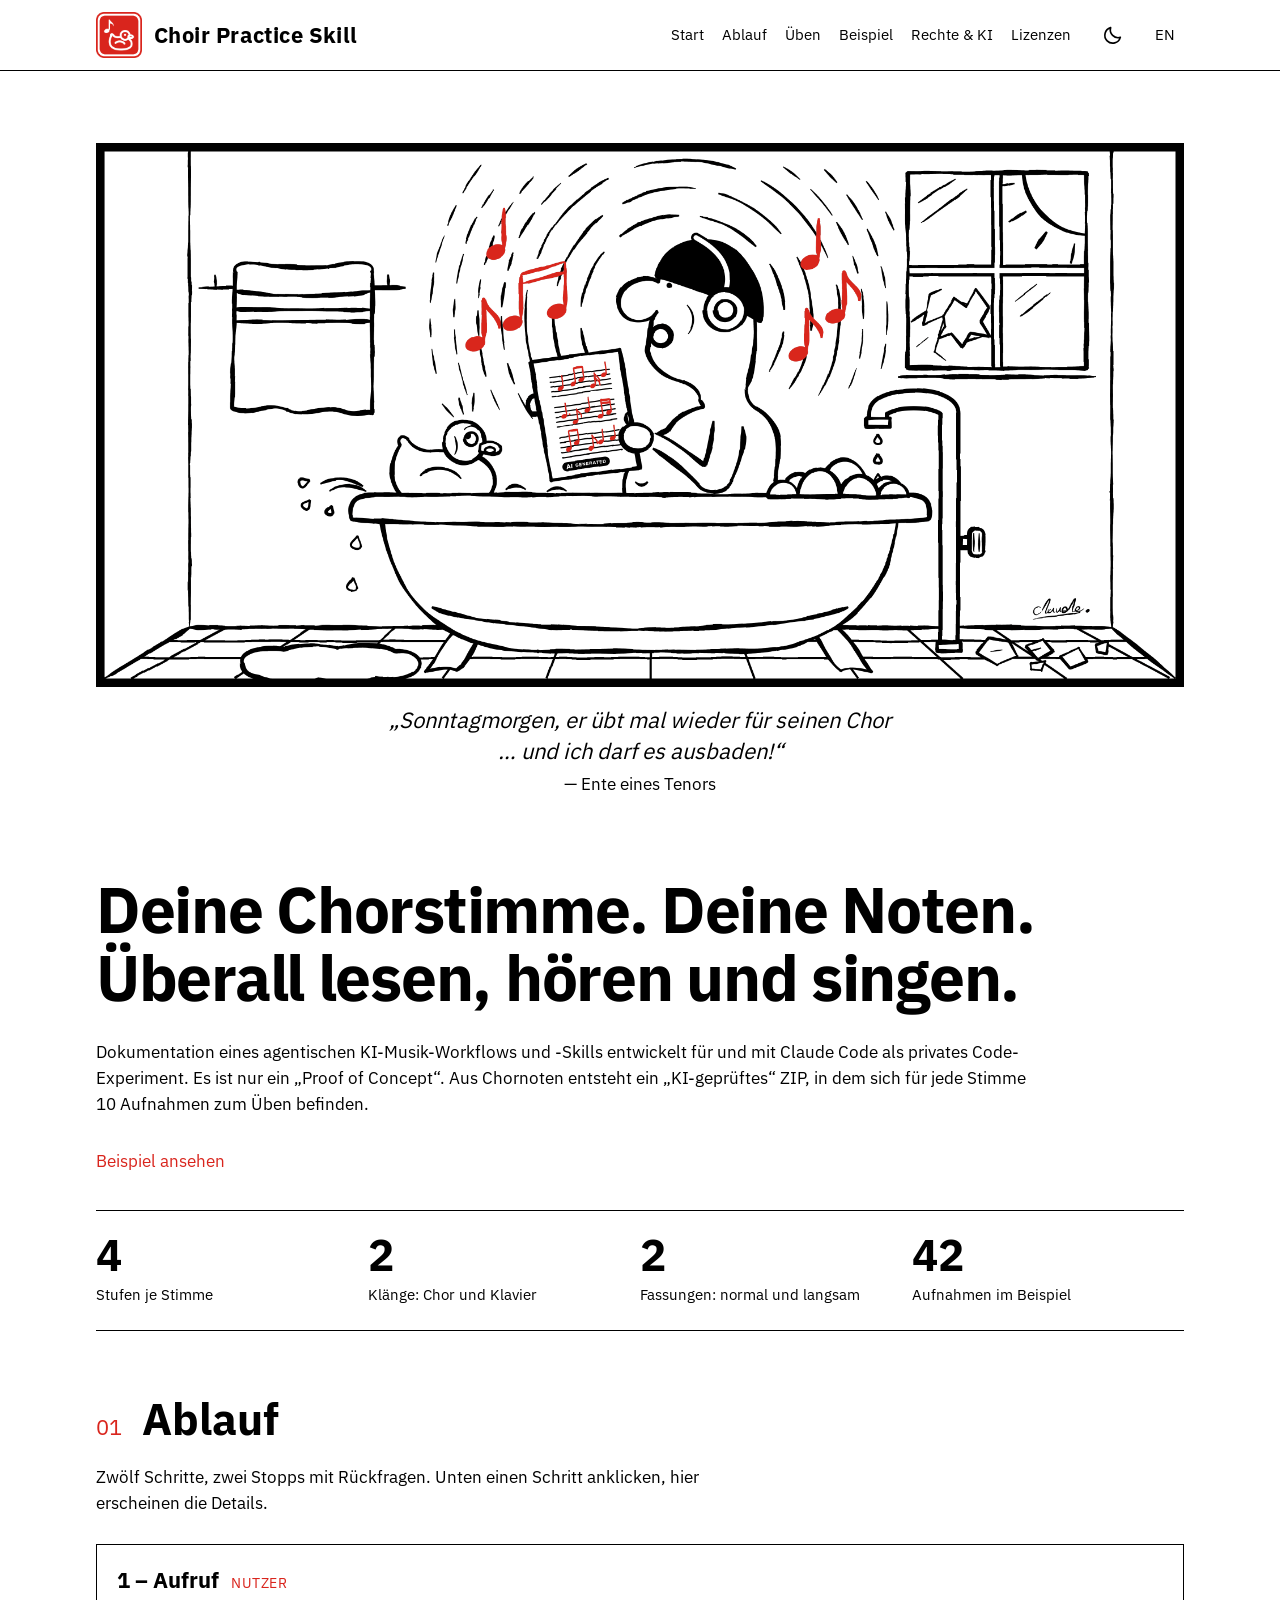
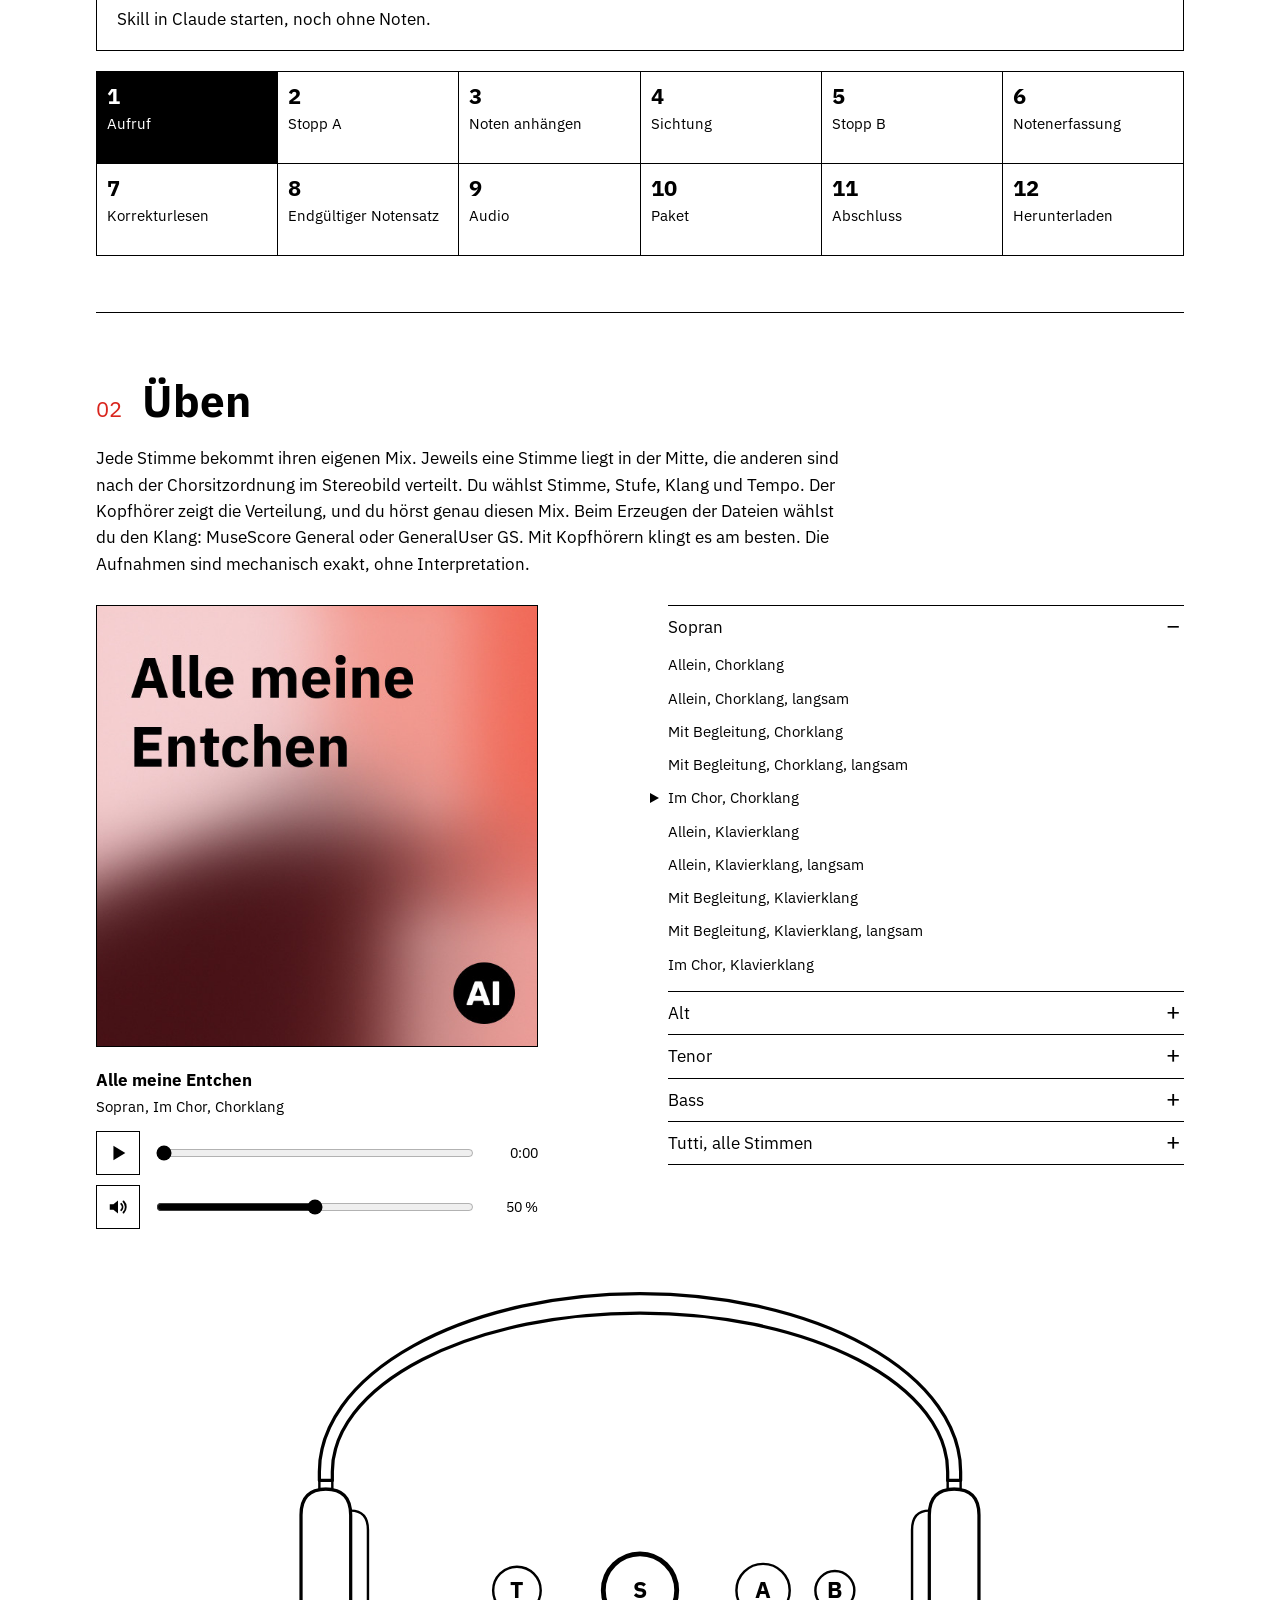
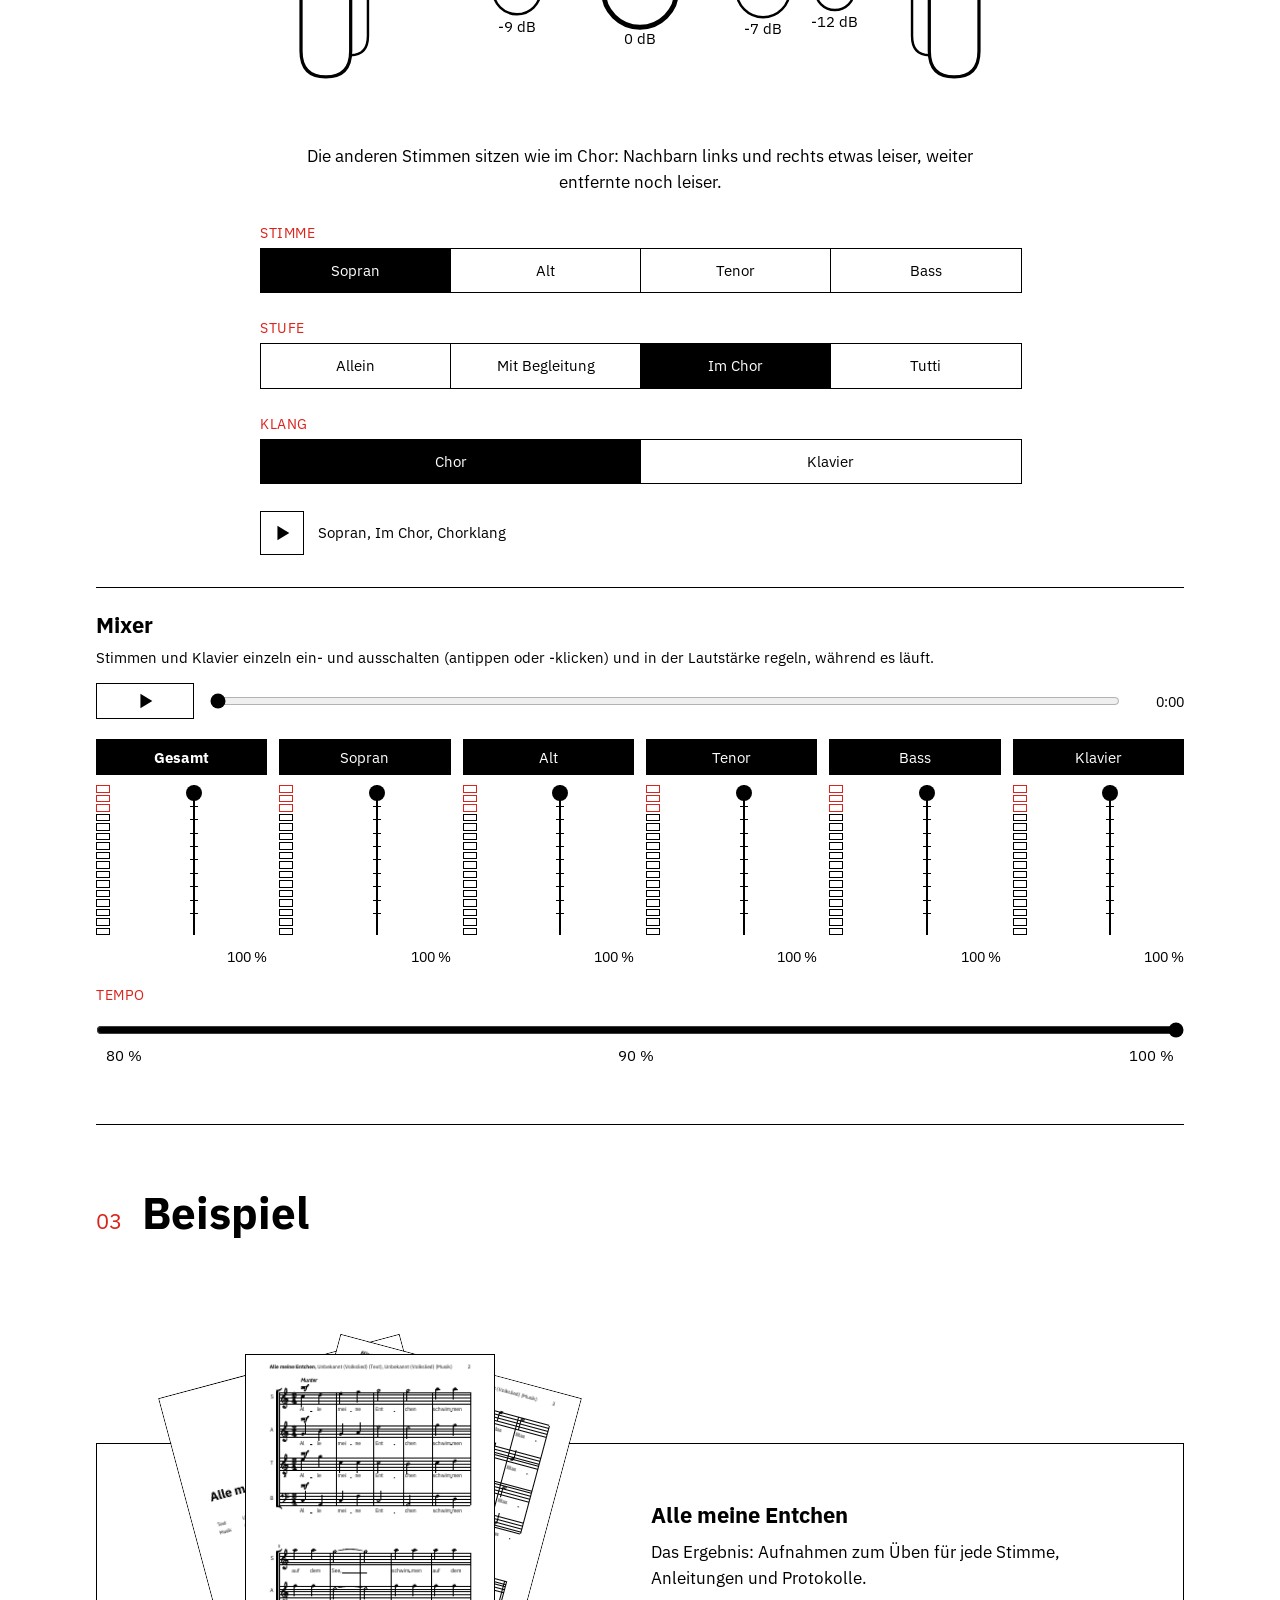
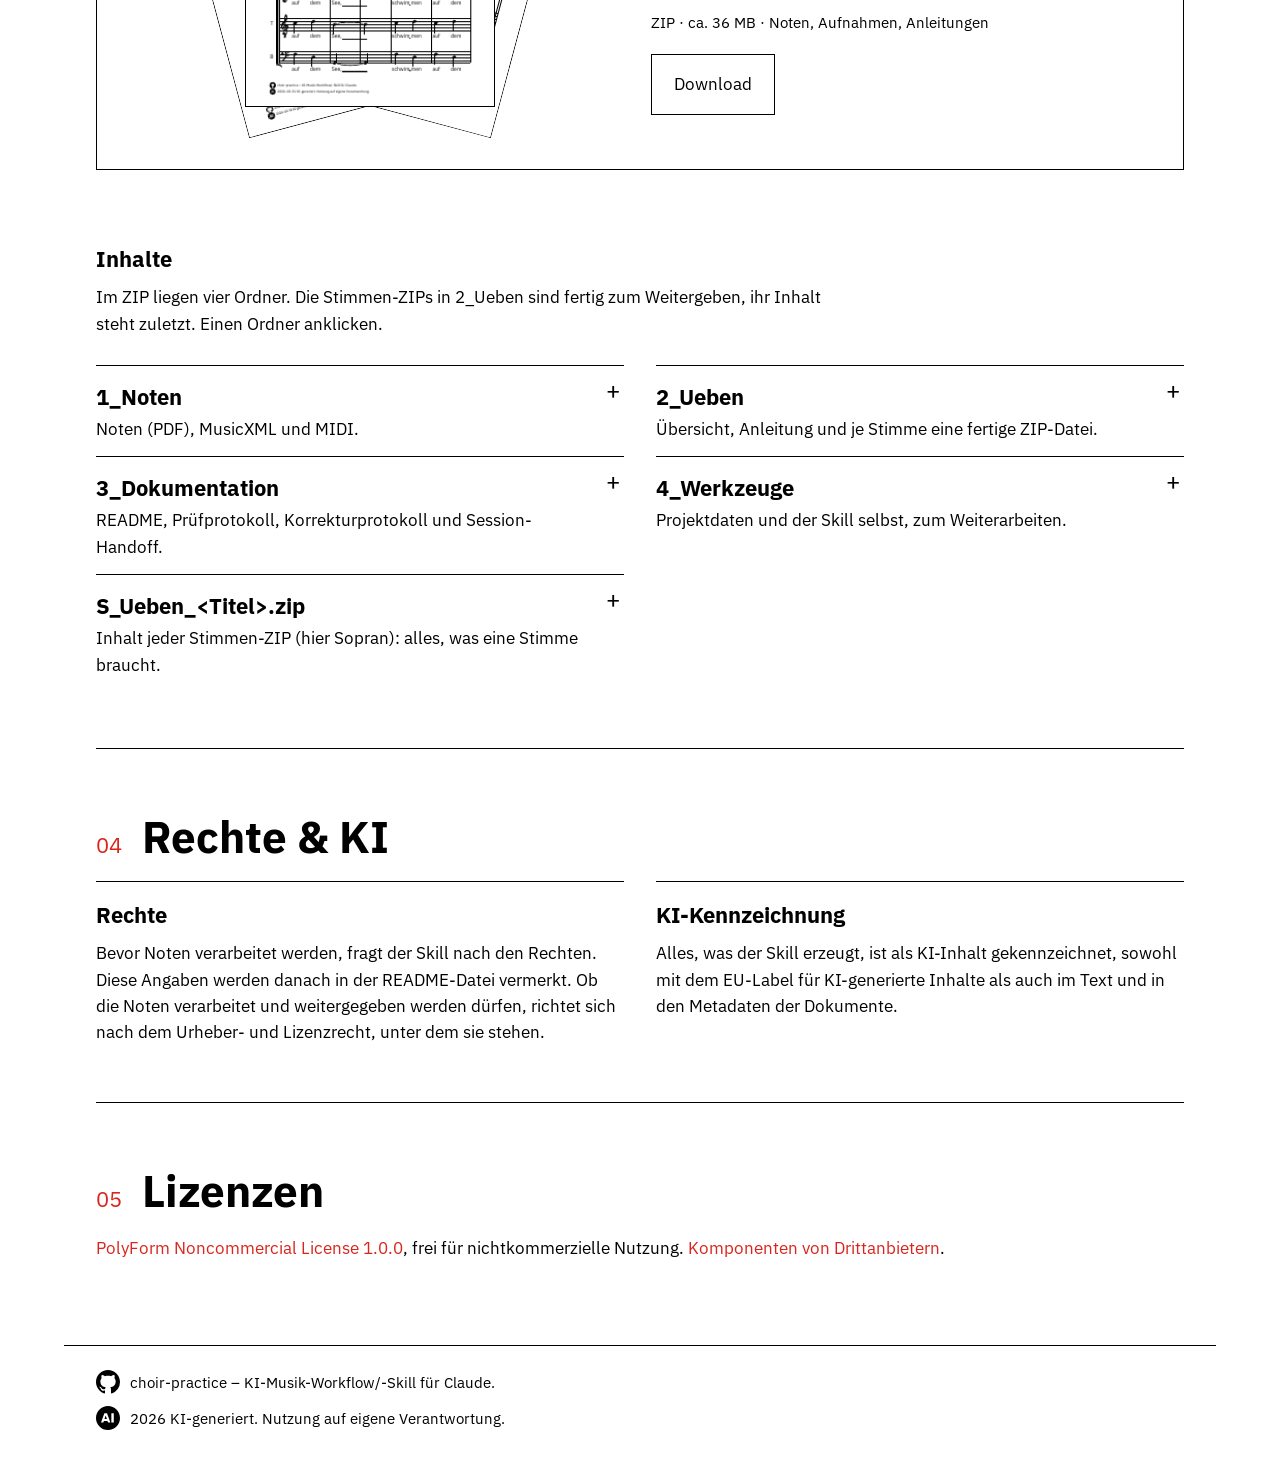
<file: docs/de/index.html>
<!doctype html>
<html lang="de">
<head>
<meta charset="utf-8">
<meta name="viewport" content="width=device-width, initial-scale=1">
<title>Choir Practice Skill – Deine Chorstimme. Deine Noten. Überall lesen, hören und singen.</title>
<meta name="description" content="Dokumentation eines agentischen KI-Musik-Workflows und -Skills entwickelt für und mit Claude Code als privates Code-Experiment. Es ist nur ein „Proof of Concept“. Aus Chornoten entsteht ein „KI-geprüftes“ ZIP, in dem sich für jede Stimme 10 Aufnahmen zum Üben befinden.">
<meta name="color-scheme" content="light dark">
<link rel="canonical" href="https://choir-practice-skill.pages.dev/de/">
<link rel="alternate" hreflang="de" href="https://choir-practice-skill.pages.dev/de/">
<link rel="alternate" hreflang="en" href="https://choir-practice-skill.pages.dev/en/">
<link rel="alternate" hreflang="x-default" href="https://choir-practice-skill.pages.dev/">
<meta property="og:type" content="website">
<meta property="og:site_name" content="Choir Practice Skill">
<meta property="og:title" content="Choir Practice Skill – Deine Chorstimme. Deine Noten. Überall lesen, hören und singen.">
<meta property="og:description" content="Dokumentation eines agentischen KI-Musik-Workflows und -Skills entwickelt für und mit Claude Code als privates Code-Experiment. Es ist nur ein „Proof of Concept“. Aus Chornoten entsteht ein „KI-geprüftes“ ZIP, in dem sich für jede Stimme 10 Aufnahmen zum Üben befinden.">
<meta property="og:url" content="https://choir-practice-skill.pages.dev/de/">
<meta property="og:locale" content="de_DE">
<meta property="og:locale:alternate" content="en_US">
<meta property="og:image" content="https://choir-practice-skill.pages.dev/img/og.png?v=a8352f46">
<meta property="og:image:type" content="image/png">
<meta property="og:image:width" content="2400">
<meta property="og:image:height" content="1260">
<meta property="og:image:alt" content="Ein Mann mit Kopfhörern steht in einer alten Badewanne und singt vom Notenblatt, neben ihm schwimmt eine Quietscheente, rote Noten schweben im Raum">
<meta name="twitter:card" content="summary_large_image">
<meta name="twitter:title" content="Choir Practice Skill – Deine Chorstimme. Deine Noten. Überall lesen, hören und singen.">
<meta name="twitter:description" content="Dokumentation eines agentischen KI-Musik-Workflows und -Skills entwickelt für und mit Claude Code als privates Code-Experiment. Es ist nur ein „Proof of Concept“. Aus Chornoten entsteht ein „KI-geprüftes“ ZIP, in dem sich für jede Stimme 10 Aufnahmen zum Üben befinden.">
<meta name="twitter:image" content="https://choir-practice-skill.pages.dev/img/og.png?v=a8352f46">
<meta name="twitter:image:alt" content="Ein Mann mit Kopfhörern steht in einer alten Badewanne und singt vom Notenblatt, neben ihm schwimmt eine Quietscheente, rote Noten schweben im Raum">
<link rel="icon" href="../img/favicon.svg?v=3c3022a9" type="image/svg+xml">
<link rel="icon" href="../favicon.ico" sizes="32x32">
<link rel="icon" href="../img/favicon-192.png?v=1d99c184" sizes="192x192" type="image/png">
<link rel="apple-touch-icon" href="../img/favicon-180.png?v=39877f5c">
<link rel="preload" href="../img/header.png?v=75c1c652" as="image" type="image/png" media="(prefers-color-scheme: light)">
<link rel="preload" href="../img/header-dark.png?v=e2381952" as="image" type="image/png" media="(prefers-color-scheme: dark)">
<script>try{var t=localStorage.getItem("theme");if(t==="light"||t==="dark")document.documentElement.setAttribute("data-theme",t)}catch(e){}</script>
<link rel="stylesheet" href="../css/site.css?v=6414a409">
<script type="application/ld+json">
{
 "@context": "https://schema.org",
 "@type": "SoftwareApplication",
 "name": "Choir Practice Skill",
 "description": "Dokumentation eines agentischen KI-Musik-Workflows und -Skills entwickelt für und mit Claude Code als privates Code-Experiment. Es ist nur ein „Proof of Concept“. Aus Chornoten entsteht ein „KI-geprüftes“ ZIP, in dem sich für jede Stimme 10 Aufnahmen zum Üben befinden.",
 "url": "https://choir-practice-skill.pages.dev/de/",
 "inLanguage": "de",
 "softwareVersion": "1.0.0",
 "applicationCategory": "MultimediaApplication",
 "operatingSystem": "Claude (skill)",
 "image": {
  "@type": "ImageObject",
  "url": "https://choir-practice-skill.pages.dev/img/og.png?v=a8352f46",
  "width": 2400,
  "height": 1260,
  "caption": "Ein Mann mit Kopfhörern steht in einer alten Badewanne und singt vom Notenblatt, neben ihm schwimmt eine Quietscheente, rote Noten schweben im Raum"
 },
 "license": "https://polyformproject.org/licenses/noncommercial/1.0.0",
 "codeRepository": "https://github.com/vbth/choir-practice",
 "author": {
  "@type": "Person",
  "name": "vbth",
  "url": "https://github.com/vbth"
 },
 "offers": {
  "@type": "Offer",
  "price": "0",
  "priceCurrency": "EUR"
 }
}
</script>
</head>
<body>
<a class="skip" href="#start">Zum Inhalt</a>
<header class="bar">
 <a class="brand" href="https://choir-practice-skill.pages.dev/de/" aria-label="Choir Practice Skill" target="_blank" rel="noopener noreferrer"><img src="../img/logo.png?v=58f0d7f7" alt="" width="46" height="46"><span class="bt"><span class="bn">Choir Practice</span> Skill</span></a>
 <button class="theme" type="button" aria-label="Zum dunklen Modus wechseln"><svg class="moon" viewBox="0 0 24 24" aria-hidden="true" focusable="false"><path d="M20 14.6A8.6 8.6 0 0 1 9.4 4 8.6 8.6 0 1 0 20 14.6z"/></svg><svg class="sun" viewBox="0 0 24 24" aria-hidden="true" focusable="false"><circle cx="12" cy="12" r="4"/><path d="M12 2.5v2.5M12 19v2.5M2.5 12H5M19 12h2.5M5.3 5.3l1.8 1.8M16.9 16.9l1.8 1.8M5.3 18.7l1.8-1.8M16.9 7.1l1.8-1.8"/></svg></button>
 <a class="lang" href="../en/" hreflang="en" lang="en">EN</a>
 <button class="burger" type="button" aria-expanded="false" aria-controls="nav">Menü</button>
 <nav id="nav" aria-label="Menü"><ul><li><a href="#start">Start</a></li><li><a href="#ablauf">Ablauf</a></li><li><a href="#ueben">Üben</a></li><li><a href="#beispiel">Beispiel</a></li><li><a href="#rechte-und-ki">Rechte &amp;&nbsp;KI</a></li><li><a href="#lizenzen">Lizenzen</a></li><li class="navlang"><a href="../en/" hreflang="en" lang="en">English</a></li></ul></nav>
</header>
<main>
<figure class="banner"><picture><source media="(prefers-color-scheme: dark)" srcset="../img/header-dark.png?v=e2381952"><img src="../img/header.png?v=75c1c652" alt="Ein Mann mit Kopfhörern steht in einer alten Badewanne und singt vom Notenblatt, neben ihm schwimmt eine Quietscheente, rote Noten schweben im Raum. „Sonntagmorgen, er übt mal wieder für seinen Chor … und ich darf es ausbaden!“ — Ente eines Tenors" width="1280" height="640" fetchpriority="high" decoding="async"></picture>
<figcaption class="duck">„Sonntagmorgen, er übt mal wieder für seinen Chor <br class="dbr">… und ich darf es ausbaden!“<span class="by">— Ente eines&nbsp;Tenors</span></figcaption></figure>
<section id="start" class="hero">
 <h1>Deine Chorstimme. Deine&nbsp;Noten.<br>Überall lesen, hören und&nbsp;singen.</h1>
 <p class="lead">Dokumentation eines agentischen KI-Musik-Workflows und -Skills entwickelt für und mit Claude Code als privates Code-Experiment. Es ist nur ein „Proof of Concept“. Aus Chornoten entsteht ein „KI-⁠geprüftes“ ZIP, in dem sich für jede Stimme 10 Aufnahmen zum Üben&nbsp;befinden.</p>
 <p class="cta"><a href="#beispiel">Beispiel&nbsp;ansehen</a></p>
 <dl class="facts"><div><dt>4</dt><dd>Stufen je&nbsp;Stimme</dd></div><div><dt>2</dt><dd>Klänge: Chor und&nbsp;Klavier</dd></div><div><dt>2</dt><dd>Fassungen: normal und&nbsp;langsam</dd></div><div><dt>42</dt><dd>Aufnahmen im&nbsp;Beispiel</dd></div></dl>
</section>
<section id="ablauf"><h2><span class="num">01</span>Ablauf</h2>
 <p class="intro">Zwölf Schritte, zwei Stopps mit Rückfragen. Unten einen Schritt anklicken, hier erscheinen die&nbsp;Details.</p>
 <div id="stepbox" class="panel" aria-live="polite"></div>
 <ol class="chain"><li><button type="button" data-step="0" aria-pressed="false"><span class="n">1</span><span class="s">Aufruf</span></button></li><li><button type="button" data-step="1" aria-pressed="false"><span class="n">2</span><span class="s">Stopp A</span></button></li><li><button type="button" data-step="2" aria-pressed="false"><span class="n">3</span><span class="s">Noten anhängen</span></button></li><li><button type="button" data-step="3" aria-pressed="false"><span class="n">4</span><span class="s">Sichtung</span></button></li><li><button type="button" data-step="4" aria-pressed="false"><span class="n">5</span><span class="s">Stopp B</span></button></li><li><button type="button" data-step="5" aria-pressed="false"><span class="n">6</span><span class="s">Notenerfassung</span></button></li><li><button type="button" data-step="6" aria-pressed="false"><span class="n">7</span><span class="s">Korrekturlesen</span></button></li><li><button type="button" data-step="7" aria-pressed="false"><span class="n">8</span><span class="s">Endgültiger Notensatz</span></button></li><li><button type="button" data-step="8" aria-pressed="false"><span class="n">9</span><span class="s">Audio</span></button></li><li><button type="button" data-step="9" aria-pressed="false"><span class="n">10</span><span class="s">Paket</span></button></li><li><button type="button" data-step="10" aria-pressed="false"><span class="n">11</span><span class="s">Abschluss</span></button></li><li><button type="button" data-step="11" aria-pressed="false"><span class="n">12</span><span class="s">Herunterladen</span></button></li></ol>
</section>
<section id="ueben"><h2><span class="num">02</span>Üben</h2>
 <p class="intro">Jede Stimme bekommt ihren eigenen Mix. Jeweils eine Stimme liegt in der Mitte, die anderen sind nach der Chorsitzordnung im Stereobild verteilt. Du wählst Stimme, Stufe, Klang und Tempo. Der Kopfhörer zeigt die Verteilung, und du hörst genau diesen Mix. Beim Erzeugen der Dateien wählst du den Klang: MuseScore General oder GeneralUser GS. Mit Kopfhörern klingt es am besten. Die Aufnahmen sind mechanisch exakt, ohne&nbsp;Interpretation.</p>
 <div class="listen" id="player" data-audio="../audio/" data-play="Wiedergabe" data-pause="Pause">
  <div class="pbox">
   <img class="art" src="../img/cover-de.jpg?v=12989554" alt="Albumcover des Beispielpakets" width="600" height="600" loading="lazy">
   <div class="pl">
    <p class="pt">Alle meine&nbsp;Entchen</p><p class="ps" id="plname" aria-live="polite"></p>
    <div class="pc"><button type="button" class="pbtn" aria-label="Wiedergabe"><svg viewBox="0 0 24 24" width="22" height="22" aria-hidden="true"><path class="picon" data-c d="M7 4l13 8-13 8z" fill="currentColor"/></svg></button>
     <input type="range" id="plseek" min="0" max="1000" value="0" aria-label="Position"><span id="pltime" class="mono">0:00</span></div>
    <div class="pc pv"><button type="button" class="vbtn mute" aria-pressed="false" aria-label="Stumm"><svg viewBox="0 0 24 24" width="22" height="22" aria-hidden="true"><path d="M3 9v6h4l5 4V5L7 9H3z" fill="currentColor"/><path class="w" d="M15.5 8.5a5 5 0 010 7M18 6a8.5 8.5 0 010 12" fill="none" stroke="currentColor" stroke-width="2" stroke-linecap="round"/><path class="x" d="M15 9l6 6M21 9l-6 6" fill="none" stroke="currentColor" stroke-width="2" stroke-linecap="round"/></svg></button><input type="range" class="vol" min="0" max="100" value="50" aria-label="Lautstärke"><span class="mono vp">50&nbsp;%</span></div>
   </div>
  </div>
  <div class="groups"><details data-voice="S"><summary>Sopran</summary><ul class="trk"><li><button type="button" data-voice="S" data-stage="solo" data-sound="choir" data-tempo="normal" aria-pressed="false">Allein, Chorklang</button></li><li><button type="button" data-voice="S" data-stage="solo" data-sound="choir" data-tempo="slow" aria-pressed="false">Allein, Chorklang, langsam</button></li><li><button type="button" data-voice="S" data-stage="accomp" data-sound="choir" data-tempo="normal" aria-pressed="false">Mit Begleitung, Chorklang</button></li><li><button type="button" data-voice="S" data-stage="accomp" data-sound="choir" data-tempo="slow" aria-pressed="false">Mit Begleitung, Chorklang, langsam</button></li><li><button type="button" data-voice="S" data-stage="choir" data-sound="choir" data-tempo="normal" aria-pressed="false">Im Chor, Chorklang</button></li><li><button type="button" data-voice="S" data-stage="solo" data-sound="piano" data-tempo="normal" aria-pressed="false">Allein, Klavierklang</button></li><li><button type="button" data-voice="S" data-stage="solo" data-sound="piano" data-tempo="slow" aria-pressed="false">Allein, Klavierklang, langsam</button></li><li><button type="button" data-voice="S" data-stage="accomp" data-sound="piano" data-tempo="normal" aria-pressed="false">Mit Begleitung, Klavierklang</button></li><li><button type="button" data-voice="S" data-stage="accomp" data-sound="piano" data-tempo="slow" aria-pressed="false">Mit Begleitung, Klavierklang, langsam</button></li><li><button type="button" data-voice="S" data-stage="choir" data-sound="piano" data-tempo="normal" aria-pressed="false">Im Chor, Klavierklang</button></li></ul></details><details data-voice="A"><summary>Alt</summary><ul class="trk"><li><button type="button" data-voice="A" data-stage="solo" data-sound="choir" data-tempo="normal" aria-pressed="false">Allein, Chorklang</button></li><li><button type="button" data-voice="A" data-stage="solo" data-sound="choir" data-tempo="slow" aria-pressed="false">Allein, Chorklang, langsam</button></li><li><button type="button" data-voice="A" data-stage="accomp" data-sound="choir" data-tempo="normal" aria-pressed="false">Mit Begleitung, Chorklang</button></li><li><button type="button" data-voice="A" data-stage="accomp" data-sound="choir" data-tempo="slow" aria-pressed="false">Mit Begleitung, Chorklang, langsam</button></li><li><button type="button" data-voice="A" data-stage="choir" data-sound="choir" data-tempo="normal" aria-pressed="false">Im Chor, Chorklang</button></li><li><button type="button" data-voice="A" data-stage="solo" data-sound="piano" data-tempo="normal" aria-pressed="false">Allein, Klavierklang</button></li><li><button type="button" data-voice="A" data-stage="solo" data-sound="piano" data-tempo="slow" aria-pressed="false">Allein, Klavierklang, langsam</button></li><li><button type="button" data-voice="A" data-stage="accomp" data-sound="piano" data-tempo="normal" aria-pressed="false">Mit Begleitung, Klavierklang</button></li><li><button type="button" data-voice="A" data-stage="accomp" data-sound="piano" data-tempo="slow" aria-pressed="false">Mit Begleitung, Klavierklang, langsam</button></li><li><button type="button" data-voice="A" data-stage="choir" data-sound="piano" data-tempo="normal" aria-pressed="false">Im Chor, Klavierklang</button></li></ul></details><details data-voice="T"><summary>Tenor</summary><ul class="trk"><li><button type="button" data-voice="T" data-stage="solo" data-sound="choir" data-tempo="normal" aria-pressed="false">Allein, Chorklang</button></li><li><button type="button" data-voice="T" data-stage="solo" data-sound="choir" data-tempo="slow" aria-pressed="false">Allein, Chorklang, langsam</button></li><li><button type="button" data-voice="T" data-stage="accomp" data-sound="choir" data-tempo="normal" aria-pressed="false">Mit Begleitung, Chorklang</button></li><li><button type="button" data-voice="T" data-stage="accomp" data-sound="choir" data-tempo="slow" aria-pressed="false">Mit Begleitung, Chorklang, langsam</button></li><li><button type="button" data-voice="T" data-stage="choir" data-sound="choir" data-tempo="normal" aria-pressed="false">Im Chor, Chorklang</button></li><li><button type="button" data-voice="T" data-stage="solo" data-sound="piano" data-tempo="normal" aria-pressed="false">Allein, Klavierklang</button></li><li><button type="button" data-voice="T" data-stage="solo" data-sound="piano" data-tempo="slow" aria-pressed="false">Allein, Klavierklang, langsam</button></li><li><button type="button" data-voice="T" data-stage="accomp" data-sound="piano" data-tempo="normal" aria-pressed="false">Mit Begleitung, Klavierklang</button></li><li><button type="button" data-voice="T" data-stage="accomp" data-sound="piano" data-tempo="slow" aria-pressed="false">Mit Begleitung, Klavierklang, langsam</button></li><li><button type="button" data-voice="T" data-stage="choir" data-sound="piano" data-tempo="normal" aria-pressed="false">Im Chor, Klavierklang</button></li></ul></details><details data-voice="B"><summary>Bass</summary><ul class="trk"><li><button type="button" data-voice="B" data-stage="solo" data-sound="choir" data-tempo="normal" aria-pressed="false">Allein, Chorklang</button></li><li><button type="button" data-voice="B" data-stage="solo" data-sound="choir" data-tempo="slow" aria-pressed="false">Allein, Chorklang, langsam</button></li><li><button type="button" data-voice="B" data-stage="accomp" data-sound="choir" data-tempo="normal" aria-pressed="false">Mit Begleitung, Chorklang</button></li><li><button type="button" data-voice="B" data-stage="accomp" data-sound="choir" data-tempo="slow" aria-pressed="false">Mit Begleitung, Chorklang, langsam</button></li><li><button type="button" data-voice="B" data-stage="choir" data-sound="choir" data-tempo="normal" aria-pressed="false">Im Chor, Chorklang</button></li><li><button type="button" data-voice="B" data-stage="solo" data-sound="piano" data-tempo="normal" aria-pressed="false">Allein, Klavierklang</button></li><li><button type="button" data-voice="B" data-stage="solo" data-sound="piano" data-tempo="slow" aria-pressed="false">Allein, Klavierklang, langsam</button></li><li><button type="button" data-voice="B" data-stage="accomp" data-sound="piano" data-tempo="normal" aria-pressed="false">Mit Begleitung, Klavierklang</button></li><li><button type="button" data-voice="B" data-stage="accomp" data-sound="piano" data-tempo="slow" aria-pressed="false">Mit Begleitung, Klavierklang, langsam</button></li><li><button type="button" data-voice="B" data-stage="choir" data-sound="piano" data-tempo="normal" aria-pressed="false">Im Chor, Klavierklang</button></li></ul></details><details data-tutti="1"><summary>Tutti, alle&nbsp;Stimmen</summary><ul class="trk"><li><button type="button" data-stage="tutti" data-sound="choir" data-tempo="normal" aria-pressed="false">Tutti, Chorklang</button></li><li><button type="button" data-stage="tutti" data-sound="piano" data-tempo="normal" aria-pressed="false">Tutti, Klavierklang</button></li></ul></details></div>
  <audio id="plaudio" preload="none"></audio>
 </div>
 <div class="mixer">
  <figure><svg id="hp" viewBox="-32 -53 704 419" role="img"></svg>
  <figcaption id="hpcap" aria-live="polite"></figcaption></figure>
  <div class="ctl"><span class="lbl" id="vlbl">Stimme</span><div class="seg" id="voices" role="group" aria-labelledby="vlbl"><button type="button" data-voice="S" aria-pressed="false">Sopran</button><button type="button" data-voice="A" aria-pressed="false">Alt</button><button type="button" data-voice="T" aria-pressed="false">Tenor</button><button type="button" data-voice="B" aria-pressed="false">Bass</button></div></div>
  <div class="ctl"><span class="lbl" id="slbl">Stufe</span><div class="seg" id="stages" role="group" aria-labelledby="slbl"><button type="button" data-stage="solo" aria-pressed="false">Allein</button><button type="button" data-stage="accomp" aria-pressed="false">Mit Begleitung</button><button type="button" data-stage="choir" aria-pressed="false">Im Chor</button><button type="button" data-stage="tutti" aria-pressed="false">Tutti</button></div></div>
  <div class="ctl2">
   <div class="ctl"><span class="lbl" id="klbl">Klang</span><div class="seg" id="sounds" role="group" aria-labelledby="klbl"><button type="button" data-sound="choir" aria-pressed="false">Chor</button><button type="button" data-sound="piano" aria-pressed="false">Klavier</button></div></div>
   <div class="ctl" id="tempoctl"><span class="lbl" id="tlbl">Tempo</span><div class="seg" id="tempos" role="group" aria-labelledby="tlbl"><button type="button" data-tempo="normal" aria-pressed="false">Normal</button><button type="button" data-tempo="slow" aria-pressed="false">Langsam</button></div></div>
  </div>
  <div class="nowplay"><button type="button" class="pbtn" aria-label="Wiedergabe"><svg viewBox="0 0 24 24" width="22" height="22" aria-hidden="true"><path class="picon" data-c d="M7 4l13 8-13 8z" fill="currentColor"/></svg></button><p class="ps" id="hpname" aria-live="polite"></p></div>
 </div>
 <div class="mix" id="mix" data-audio="../audio/mix/" role="group" aria-labelledby="mxh">
  <p class="mxh" id="mxh">Mixer</p><p class="mxp">Stimmen und Klavier einzeln ein- und ausschalten (antippen oder -klicken) und in der Lautstärke regeln, während es&nbsp;läuft.</p>
  <div class="pc"><button type="button" class="mxplay" id="mxplay" aria-label="Wiedergabe"><svg viewBox="0 0 24 24" width="22" height="22" aria-hidden="true"><path id="mxicon" d="M7 4l13 8-13 8z" fill="currentColor"/></svg></button>
   <input type="range" id="mxseek" min="0" max="1000" value="0" aria-label="Position"><span id="mxtime" class="mono">0:00</span></div>
<div class="mxbank"><div class="mxr mxm"><span class="mxmlb">Gesamt</span><span class="mxmeter" data-meter="master" aria-hidden="true"><i></i><i></i><i></i><i></i><i></i><i></i><i></i><i></i><i></i><i></i><i></i><i></i><i></i><i></i><i></i><i></i></span><span class="mxf"><input type="range" id="mxmaster" class="mxv" min="0" max="100" step="10" value="100"aria-label="Gesamt"><span class="tk" aria-hidden="true"><i style="left:calc(var(--th)/2 + (100% - var(--th)) * 0.1)"></i><i style="left:calc(var(--th)/2 + (100% - var(--th)) * 0.2)"></i><i style="left:calc(var(--th)/2 + (100% - var(--th)) * 0.3)"></i><i style="left:calc(var(--th)/2 + (100% - var(--th)) * 0.4)"></i><i style="left:calc(var(--th)/2 + (100% - var(--th)) * 0.5)"></i><i style="left:calc(var(--th)/2 + (100% - var(--th)) * 0.6)"></i><i style="left:calc(var(--th)/2 + (100% - var(--th)) * 0.7)"></i><i style="left:calc(var(--th)/2 + (100% - var(--th)) * 0.8)"></i><i style="left:calc(var(--th)/2 + (100% - var(--th)) * 0.9)"></i></span></span><span id="mxmp" class="mxp2 mono">100&nbsp;%</span></div><div class="mxr"><button type="button" class="mxb" data-stem="s" data-pan="-0.6" aria-pressed="true" title="an / aus">Sopran</button><span class="mxmeter" data-meter="s" aria-hidden="true"><i></i><i></i><i></i><i></i><i></i><i></i><i></i><i></i><i></i><i></i><i></i><i></i><i></i><i></i><i></i><i></i></span><span class="mxf"><input type="range" class="mxv" min="0" max="100" step="10" value="100" aria-label="Sopran"><span class="tk" aria-hidden="true"><i style="left:calc(var(--th)/2 + (100% - var(--th)) * 0.1)"></i><i style="left:calc(var(--th)/2 + (100% - var(--th)) * 0.2)"></i><i style="left:calc(var(--th)/2 + (100% - var(--th)) * 0.3)"></i><i style="left:calc(var(--th)/2 + (100% - var(--th)) * 0.4)"></i><i style="left:calc(var(--th)/2 + (100% - var(--th)) * 0.5)"></i><i style="left:calc(var(--th)/2 + (100% - var(--th)) * 0.6)"></i><i style="left:calc(var(--th)/2 + (100% - var(--th)) * 0.7)"></i><i style="left:calc(var(--th)/2 + (100% - var(--th)) * 0.8)"></i><i style="left:calc(var(--th)/2 + (100% - var(--th)) * 0.9)"></i></span></span><span class="mxp2 mono">100&nbsp;%</span></div><div class="mxr"><button type="button" class="mxb" data-stem="a" data-pan="-0.2" aria-pressed="true" title="an / aus">Alt</button><span class="mxmeter" data-meter="a" aria-hidden="true"><i></i><i></i><i></i><i></i><i></i><i></i><i></i><i></i><i></i><i></i><i></i><i></i><i></i><i></i><i></i><i></i></span><span class="mxf"><input type="range" class="mxv" min="0" max="100" step="10" value="100" aria-label="Alt"><span class="tk" aria-hidden="true"><i style="left:calc(var(--th)/2 + (100% - var(--th)) * 0.1)"></i><i style="left:calc(var(--th)/2 + (100% - var(--th)) * 0.2)"></i><i style="left:calc(var(--th)/2 + (100% - var(--th)) * 0.3)"></i><i style="left:calc(var(--th)/2 + (100% - var(--th)) * 0.4)"></i><i style="left:calc(var(--th)/2 + (100% - var(--th)) * 0.5)"></i><i style="left:calc(var(--th)/2 + (100% - var(--th)) * 0.6)"></i><i style="left:calc(var(--th)/2 + (100% - var(--th)) * 0.7)"></i><i style="left:calc(var(--th)/2 + (100% - var(--th)) * 0.8)"></i><i style="left:calc(var(--th)/2 + (100% - var(--th)) * 0.9)"></i></span></span><span class="mxp2 mono">100&nbsp;%</span></div><div class="mxr"><button type="button" class="mxb" data-stem="t" data-pan="0.2" aria-pressed="true" title="an / aus">Tenor</button><span class="mxmeter" data-meter="t" aria-hidden="true"><i></i><i></i><i></i><i></i><i></i><i></i><i></i><i></i><i></i><i></i><i></i><i></i><i></i><i></i><i></i><i></i></span><span class="mxf"><input type="range" class="mxv" min="0" max="100" step="10" value="100" aria-label="Tenor"><span class="tk" aria-hidden="true"><i style="left:calc(var(--th)/2 + (100% - var(--th)) * 0.1)"></i><i style="left:calc(var(--th)/2 + (100% - var(--th)) * 0.2)"></i><i style="left:calc(var(--th)/2 + (100% - var(--th)) * 0.3)"></i><i style="left:calc(var(--th)/2 + (100% - var(--th)) * 0.4)"></i><i style="left:calc(var(--th)/2 + (100% - var(--th)) * 0.5)"></i><i style="left:calc(var(--th)/2 + (100% - var(--th)) * 0.6)"></i><i style="left:calc(var(--th)/2 + (100% - var(--th)) * 0.7)"></i><i style="left:calc(var(--th)/2 + (100% - var(--th)) * 0.8)"></i><i style="left:calc(var(--th)/2 + (100% - var(--th)) * 0.9)"></i></span></span><span class="mxp2 mono">100&nbsp;%</span></div><div class="mxr"><button type="button" class="mxb" data-stem="b" data-pan="0.6" aria-pressed="true" title="an / aus">Bass</button><span class="mxmeter" data-meter="b" aria-hidden="true"><i></i><i></i><i></i><i></i><i></i><i></i><i></i><i></i><i></i><i></i><i></i><i></i><i></i><i></i><i></i><i></i></span><span class="mxf"><input type="range" class="mxv" min="0" max="100" step="10" value="100" aria-label="Bass"><span class="tk" aria-hidden="true"><i style="left:calc(var(--th)/2 + (100% - var(--th)) * 0.1)"></i><i style="left:calc(var(--th)/2 + (100% - var(--th)) * 0.2)"></i><i style="left:calc(var(--th)/2 + (100% - var(--th)) * 0.3)"></i><i style="left:calc(var(--th)/2 + (100% - var(--th)) * 0.4)"></i><i style="left:calc(var(--th)/2 + (100% - var(--th)) * 0.5)"></i><i style="left:calc(var(--th)/2 + (100% - var(--th)) * 0.6)"></i><i style="left:calc(var(--th)/2 + (100% - var(--th)) * 0.7)"></i><i style="left:calc(var(--th)/2 + (100% - var(--th)) * 0.8)"></i><i style="left:calc(var(--th)/2 + (100% - var(--th)) * 0.9)"></i></span></span><span class="mxp2 mono">100&nbsp;%</span></div><div class="mxr"><button type="button" class="mxb" data-stem="acc" data-pan="0" aria-pressed="true" title="an / aus">Klavier</button><span class="mxmeter" data-meter="acc" aria-hidden="true"><i></i><i></i><i></i><i></i><i></i><i></i><i></i><i></i><i></i><i></i><i></i><i></i><i></i><i></i><i></i><i></i></span><span class="mxf"><input type="range" class="mxv" min="0" max="100" step="10" value="100" aria-label="Klavier"><span class="tk" aria-hidden="true"><i style="left:calc(var(--th)/2 + (100% - var(--th)) * 0.1)"></i><i style="left:calc(var(--th)/2 + (100% - var(--th)) * 0.2)"></i><i style="left:calc(var(--th)/2 + (100% - var(--th)) * 0.3)"></i><i style="left:calc(var(--th)/2 + (100% - var(--th)) * 0.4)"></i><i style="left:calc(var(--th)/2 + (100% - var(--th)) * 0.5)"></i><i style="left:calc(var(--th)/2 + (100% - var(--th)) * 0.6)"></i><i style="left:calc(var(--th)/2 + (100% - var(--th)) * 0.7)"></i><i style="left:calc(var(--th)/2 + (100% - var(--th)) * 0.8)"></i><i style="left:calc(var(--th)/2 + (100% - var(--th)) * 0.9)"></i></span></span><span class="mxp2 mono">100&nbsp;%</span></div></div>
  <div class="ctl mxt"><span class="lbl" id="mxtl">Tempo</span><div id="mxtempos"><input type="range" id="mxtempo" class="mxtrack" min="80" max="100" step="10" value="100" aria-label="Tempo"><div class="mxtk"><span>80&nbsp;%</span><span>90&nbsp;%</span><span>100&nbsp;%</span></div></div></div>
  </div>
</section>
<section id="beispiel"><h2><span class="num">03</span>Beispiel</h2>
 <div class="exrow">
  <figure class="fan"><div class="pages">
   <img class="p0" src="../img/example-cover-de-480.png?v=81448ad1" srcset="../img/example-cover-de-160.png?v=ea5ff62c 160w, ../img/example-cover-de-240.png?v=b7f65e70 240w, ../img/example-cover-de-320.png?v=ecd3084c 320w, ../img/example-cover-de-480.png?v=81448ad1 480w, ../img/example-cover-de-720.png?v=816ba33e 720w" sizes="(max-width:520px) 160px, 240px" alt="Deckblatt des Beispielpakets" width="240" height="339" loading="lazy">
   <img class="p2" src="../img/example-page-2-de-480.png?v=61d2188a" srcset="../img/example-page-2-de-160.png?v=d0b7aed9 160w, ../img/example-page-2-de-240.png?v=6a96ae77 240w, ../img/example-page-2-de-320.png?v=3e7f6c51 320w, ../img/example-page-2-de-480.png?v=61d2188a 480w, ../img/example-page-2-de-720.png?v=7e3202a7 720w" sizes="(max-width:520px) 160px, 240px" alt="Zweite Notenseite des Beispielpakets" width="240" height="339" loading="lazy">
   <img class="p1" src="../img/example-page-1-de-480.png?v=feb95c63" srcset="../img/example-page-1-de-160.png?v=a06a6aae 160w, ../img/example-page-1-de-240.png?v=1c35864e 240w, ../img/example-page-1-de-320.png?v=533181d0 320w, ../img/example-page-1-de-480.png?v=feb95c63 480w, ../img/example-page-1-de-720.png?v=a89f8b6a 720w" sizes="(max-width:520px) 160px, 240px" alt="Erste Notenseite des Beispielpakets" width="240" height="339" loading="lazy">
  </div></figure>
  <div class="dl"><p class="ttl">Alle meine&nbsp;Entchen</p><p>Das Ergebnis: Aufnahmen zum Üben für jede Stimme, Anleitungen und&nbsp;Protokolle.</p><p class="meta">ZIP · ca. 36 MB · Noten, Aufnahmen,&nbsp;Anleitungen</p><p class="dlb"><a href="https://github.com/vbth/choir-practice/releases/download/v1.0.0/Chor_Uebungen_Alle_meine_Entchen.zip" download target="_blank" rel="noopener noreferrer">Download</a></p></div>
 </div>
 <h3 class="sub">Inhalte</h3>
 <p class="intro">Im ZIP liegen vier Ordner. Die Stimmen-ZIPs in 2_Ueben sind fertig zum Weitergeben, ihr Inhalt steht zuletzt. Einen Ordner&nbsp;anklicken.</p>
 <div class="tree"><div class="folder"><button type="button" aria-expanded="false" aria-controls="f0"><span class="fn">1_Noten</span><span class="fd">Noten (PDF), MusicXML und MIDI.</span></button><ul id="f0" hidden><li class="mono" style="padding-left:10px">1_Noten_&lt;Titel&gt;_Scan.pdf</li><li class="mono" style="padding-left:10px">2_Noten_&lt;Titel&gt;.pdf</li><li class="mono" style="padding-left:10px">3_MusicXML_&lt;Titel&gt;_Chor.musicxml</li><li class="mono" style="padding-left:10px">4_MusicXML_&lt;Titel&gt;_Klavier.musicxml</li><li class="mono" style="padding-left:10px">5_MIDI_&lt;Titel&gt;/</li><li class="mono" style="padding-left:24px">S_MIDI_&lt;Titel&gt;/  (je Stimme: S, A, T,&nbsp;B)</li><li class="mono" style="padding-left:38px">1 bis 5_S_&lt;Titel&gt;_Chor_und_Klavier_*.mid  (zehn&nbsp;Dateien)</li><li class="mono" style="padding-left:24px">Tutti_MIDI_&lt;Titel&gt;/</li><li class="mono" style="padding-left:38px">&lt;Titel&gt;_Tutti_Chor.mid</li><li class="mono" style="padding-left:38px">&lt;Titel&gt;_Tutti_Klavier.mid</li></ul></div><div class="folder"><button type="button" aria-expanded="false" aria-controls="f1"><span class="fn">2_Ueben</span><span class="fd">Übersicht, Anleitung und je Stimme eine fertige ZIP-Datei.</span></button><ul id="f1" hidden><li class="mono" style="padding-left:10px">1_Uebersicht.pdf</li><li class="mono" style="padding-left:10px">2_Anleitung.pdf</li><li class="mono" style="padding-left:10px">S_Ueben_&lt;Titel&gt;.zip</li><li class="mono" style="padding-left:10px">A_Ueben_&lt;Titel&gt;.zip</li><li class="mono" style="padding-left:10px">T_Ueben_&lt;Titel&gt;.zip</li><li class="mono" style="padding-left:10px">B_Ueben_&lt;Titel&gt;.zip</li></ul></div><div class="folder"><button type="button" aria-expanded="false" aria-controls="f2"><span class="fn">3_Dokumentation</span><span class="fd">README, Prüfprotokoll, Korrekturprotokoll und Session-Handoff.</span></button><ul id="f2" hidden><li class="mono" style="padding-left:10px">1_README_&lt;Titel&gt;.md und&nbsp;.pdf</li><li class="mono" style="padding-left:10px">2_Pruefprotokoll_&lt;Titel&gt;.md und&nbsp;.pdf</li><li class="mono" style="padding-left:10px">3_Korrekturprotokoll_&lt;Titel&gt;.md und&nbsp;.pdf</li><li class="mono" style="padding-left:10px">4_Session_Handoff_&lt;Titel&gt;.md</li></ul></div><div class="folder"><button type="button" aria-expanded="false" aria-controls="f3"><span class="fn">4_Werkzeuge</span><span class="fd">Projektdaten und der Skill selbst, zum Weiterarbeiten.</span></button><ul id="f3" hidden><li class="mono" style="padding-left:10px">1_Projektdaten_&lt;Titel&gt;/</li><li class="mono" style="padding-left:24px">score.json</li><li class="mono" style="padding-left:24px">docs.json</li><li class="mono" style="padding-left:24px">layout.json</li><li class="mono" style="padding-left:24px">mixes.json</li><li class="mono" style="padding-left:10px">2_SKILL_choir_practice_v&lt;Version&gt;/</li><li class="mono" style="padding-left:24px">choir_practice.skill</li><li class="mono" style="padding-left:24px">README.md</li><li class="mono" style="padding-left:24px">session_handoff.md</li></ul></div><div class="folder"><button type="button" aria-expanded="false" aria-controls="f4"><span class="fn">S_Ueben_&lt;Titel&gt;.zip</span><span class="fd">Inhalt jeder Stimmen-ZIP (hier Sopran): alles, was eine Stimme braucht.</span></button><ul id="f4" hidden><li class="mono" style="padding-left:10px">1_S_Anleitung.pdf</li><li class="mono" style="padding-left:10px">2_S_Noten_&lt;Titel&gt;.pdf</li><li class="mono" style="padding-left:10px">3_S_Audio_Chorklang_&lt;Titel&gt;/</li><li class="mono" style="padding-left:24px">1 bis 6_S_&lt;Titel&gt;_Chor_*.mp3  (allein, mit Klavier, jeweils langsam und normal; eigene Stimme lauter; alle gleich&nbsp;laut)</li><li class="mono" style="padding-left:10px">4_S_Audio_Klavierklang_&lt;Titel&gt;/</li><li class="mono" style="padding-left:24px">1 bis 6_S_&lt;Titel&gt;_Klavier_*.mp3  (dieselben&nbsp;sechs)</li></ul></div></div>
</section>
<section id="rechte-und-ki"><h2><span class="num">04</span>Rechte &amp;&nbsp;KI</h2>
 <div class="cols"><article><h3>Rechte</h3><p>Bevor Noten verarbeitet werden, fragt der Skill nach den Rechten. Diese Angaben werden danach in der README-Datei vermerkt. Ob die Noten verarbeitet und weitergegeben werden dürfen, richtet sich nach dem Urheber- und Lizenzrecht, unter dem sie&nbsp;stehen.</p></article><article><h3>KI-Kennzeichnung</h3><p>Alles, was der Skill erzeugt, ist als KI-Inhalt gekennzeichnet, sowohl mit dem EU-Label für KI-generierte Inhalte als auch im Text und in den Metadaten der&nbsp;Dokumente.</p></article></div>
</section>
<section id="lizenzen"><h2><span class="num">05</span>Lizenzen</h2>
 <p class="intro wide"><a href="https://github.com/vbth/choir-practice/blob/main/LICENSE.md" target="_blank" rel="noopener noreferrer">PolyForm Noncommercial License 1.0.0</a>, frei für nichtkommerzielle Nutzung. <a href="https://github.com/vbth/choir-practice/blob/main/choir-practice/THIRD_PARTY_NOTICES.md" target="_blank" rel="noopener noreferrer">Komponenten von&nbsp;Drittanbietern</a>.</p>
</section>
</main>
<footer><p class="fnote"><span class="fl"><svg class="ghi" viewBox="0 0 16 16" width="22" height="22" aria-hidden="true" focusable="false"><path fill="currentColor" d="M8 0C3.58 0 0 3.58 0 8c0 3.54 2.29 6.53 5.47 7.59.4.07.55-.17.55-.38 0-.19-.01-.82-.01-1.49-2.01.37-2.53-.49-2.69-.94-.09-.23-.48-.94-.82-1.13-.28-.15-.68-.52-.01-.53.63-.01 1.08.58 1.23.82.72 1.21 1.87.87 2.33.66.07-.52.28-.87.51-1.07-1.78-.2-3.64-.89-3.64-3.95 0-.87.31-1.59.82-2.15-.08-.2-.36-1.02.08-2.12 0 0 .67-.21 2.2.82.64-.18 1.32-.27 2-.27.68 0 1.36.09 2 .27 1.53-1.04 2.2-.82 2.2-.82.44 1.1.16 1.92.08 2.12.51.56.82 1.27.82 2.15 0 3.07-1.87 3.75-3.65 3.95.29.25.54.73.54 1.48 0 1.07-.01 1.93-.01 2.2 0 .21.15.46.55.38A8.013 8.013 0 0016 8c0-4.42-3.58-8-8-8z"/></svg></span><span>choir-practice – KI-Musik-Workflow/-&#8288;Skill für&nbsp;Claude.</span></p><p class="fnote"><span class="fl"><svg xmlns="http://www.w3.org/2000/svg" viewBox="89.29 100.72 365.48 365.48" role="img" class="ailabel" focusable="false"><title>AI</title><path fill="#000" fill-rule="evenodd" d="M272.03,100.72c100.92,0,182.74,81.82,182.74,182.75s-81.82,182.74-182.74,182.74-182.75-81.82-182.75-182.74,81.82-182.75,182.75-182.75"/>
  <g>
    <path fill="#fff" d="M170.79,353.74c-1.08,0-2.05-.43-2.92-1.31-.88-.87-1.31-1.84-1.31-2.92,0-.67.07-1.27.2-1.81l47.34-129.32c.4-1.48,1.24-2.79,2.52-3.93,1.27-1.14,3.05-1.71,5.34-1.71h29.81c2.28,0,4.06.57,5.34,1.71,1.27,1.14,2.11,2.45,2.52,3.93l47.14,129.32c.27.54.4,1.14.4,1.81,0,1.08-.44,2.05-1.31,2.92s-1.91,1.31-3.12,1.31h-24.78c-2.01,0-3.52-.5-4.53-1.51-1.01-1.01-1.65-1.91-1.91-2.72l-7.86-20.55h-53.78l-7.65,20.55c-.27.81-.88,1.71-1.81,2.72-.94,1.01-2.55,1.51-4.83,1.51h-24.78ZM218.13,299.96h37.47l-18.93-53.18-18.53,53.18Z"/>
    <path fill="#fff" d="M328.11,353.74c-1.48,0-2.69-.47-3.63-1.41-.94-.94-1.41-2.15-1.41-3.63v-130.93c0-1.48.47-2.68,1.41-3.63s2.15-1.41,3.63-1.41h26.99c1.48,0,2.68.47,3.63,1.41.94.94,1.41,2.15,1.41,3.63v130.93c0,1.48-.47,2.69-1.41,3.63-.94.94-2.15,1.41-3.63,1.41h-26.99Z"/>
  </g></svg>
</span><span>2026 KI-generiert. Nutzung auf eigene&nbsp;Verantwortung.</span></p></footer>
<script>window.PAGE={"lang": "de", "seat": ["S", "A", "T", "B"], "mix": {"solo": {"S": [["S", 0.0, 0, "own"]], "A": [["A", 0.0, 0, "own"]], "T": [["T", 0.0, 0, "own"]], "B": [["B", 0.0, 0, "own"]]}, "accomp": {"S": [["S", 0.0, 0, "own"], ["S", -0.5, -12, "acc"], ["A", -0.17, -12, "acc"], ["T", 0.17, -12, "acc"], ["B", 0.5, -12, "acc"]], "A": [["A", 0.0, 0, "own"], ["S", -0.45, -4, "own"], ["S", -0.5, -12, "acc"], ["A", -0.17, -12, "acc"], ["T", 0.17, -12, "acc"], ["B", 0.5, -12, "acc"]], "T": [["T", 0.0, 0, "own"], ["S", -0.45, -4, "own"], ["S", -0.5, -12, "acc"], ["A", -0.17, -12, "acc"], ["T", 0.17, -12, "acc"], ["B", 0.5, -12, "acc"]], "B": [["B", 0.0, 0, "own"], ["S", -0.45, -4, "own"], ["S", -0.5, -12, "acc"], ["A", -0.17, -12, "acc"], ["T", 0.17, -12, "acc"], ["B", 0.5, -12, "acc"]]}, "choir": {"S": [["S", 0.0, 0, "own"], ["A", 0.6, -7, "own"], ["T", -0.6, -9, "own"], ["B", 0.95, -12, "own"]], "A": [["A", 0.0, 0, "own"], ["S", -0.6, -7, "own"], ["T", 0.6, -7, "own"], ["B", 0.95, -12, "own"]], "T": [["T", 0.0, 0, "own"], ["S", -0.95, -12, "own"], ["A", -0.6, -7, "own"], ["B", 0.6, -7, "own"]], "B": [["B", 0.0, 0, "own"], ["S", -0.95, -12, "own"], ["A", 0.6, -9, "own"], ["T", -0.6, -7, "own"]]}, "tutti": {"S": [["S", -0.5, -3, "own"], ["A", -0.17, -3, "own"], ["T", 0.17, -3, "own"], ["B", 0.5, -3, "own"]], "A": [["S", -0.5, -3, "own"], ["A", -0.17, -3, "own"], ["T", 0.17, -3, "own"], ["B", 0.5, -3, "own"]], "T": [["S", -0.5, -3, "own"], ["A", -0.17, -3, "own"], ["T", 0.17, -3, "own"], ["B", 0.5, -3, "own"]], "B": [["S", -0.5, -3, "own"], ["A", -0.17, -3, "own"], ["T", 0.17, -3, "own"], ["B", 0.5, -3, "own"]]}}, "voices": {"S": "Sopran", "A": "Alt", "T": "Tenor", "B": "Bass"}, "stages": {"solo": "Allein", "accomp": "Mit Begleitung", "choir": "Im Chor", "tutti": "Tutti"}, "stage_txt": {"solo": "Nur die gewählte Stimme, in der Mitte.", "accomp": "Die gewählte Stimme, die Melodie leiser, dazu die Klavierbegleitung aller Stimmen.", "choir": "Die anderen Stimmen sitzen wie im Chor: Nachbarn links und rechts etwas leiser, weiter entfernte noch leiser.", "tutti": "Alle Stimmen gleich laut."}, "steps": [["Aufruf", "you", "Skill in Claude starten, noch ohne Noten.", ""], ["Stopp A", "both", "Angaben über die Rechte.", "Alles bereit?"], ["Noten anhängen", "you", "Als PDF oder Foto.", ""], ["Sichtung", "claude", "Claude liest die Seiten und prüft die Qualität.", "Alles verstanden?"], ["Stopp B", "you", "Titel, Stimmen und Tempo bestätigen.", ""], ["Notenerfassung", "claude", "Claude überträgt die Noten.", "Alle Takte und Stimmen erfasst?"], ["Korrekturlesen", "claude", "Claude vergleicht das Ergebnis zweimal mit der Vorlage: erst Töne, dann Text.", "Töne und Text wie in der Vorlage? Sonst zurück zu Schritt 6."], ["Endgültiger Notensatz", "claude", "Claude setzt die Noten sauber, mit Titelblatt.", "Gut lesbar?"], ["Audio", "claude", "Claude erzeugt für jede Stimme die Audio-Dateien zum Üben.", "Passt jede Stimme zu den Noten?"], ["Paket", "claude", "Claude schreibt die Anleitungen und packt alles zusammen.", "Alle Inhalte vorhanden?"], ["Abschluss", "both", "Claude macht Verbesserungsvorschläge. Die Entscheidung über die Umsetzung liegt beim Nutzer.", ""], ["Herunterladen", "you", "ZIP herunterladen und die Audiodateien der einzelnen Stimmen an den Chor weitergeben.", ""]], "who": {"you": "Nutzer", "claude": "Claude", "both": "Claude + Nutzer"}, "own": "Gesang", "acc": "Klavier", "gate": "Prüfung am Ende", "sound_names": {"choir": "Chorklang", "piano": "Klavierklang"}, "slow_name": "langsam", "slow": 0.75, "theme_to_dark": "Zum dunklen Modus wechseln", "theme_to_light": "Zum hellen Modus wechseln"};</script>
<script src="../js/site.js?v=6414a409"></script>
</body>
</html>
</file>
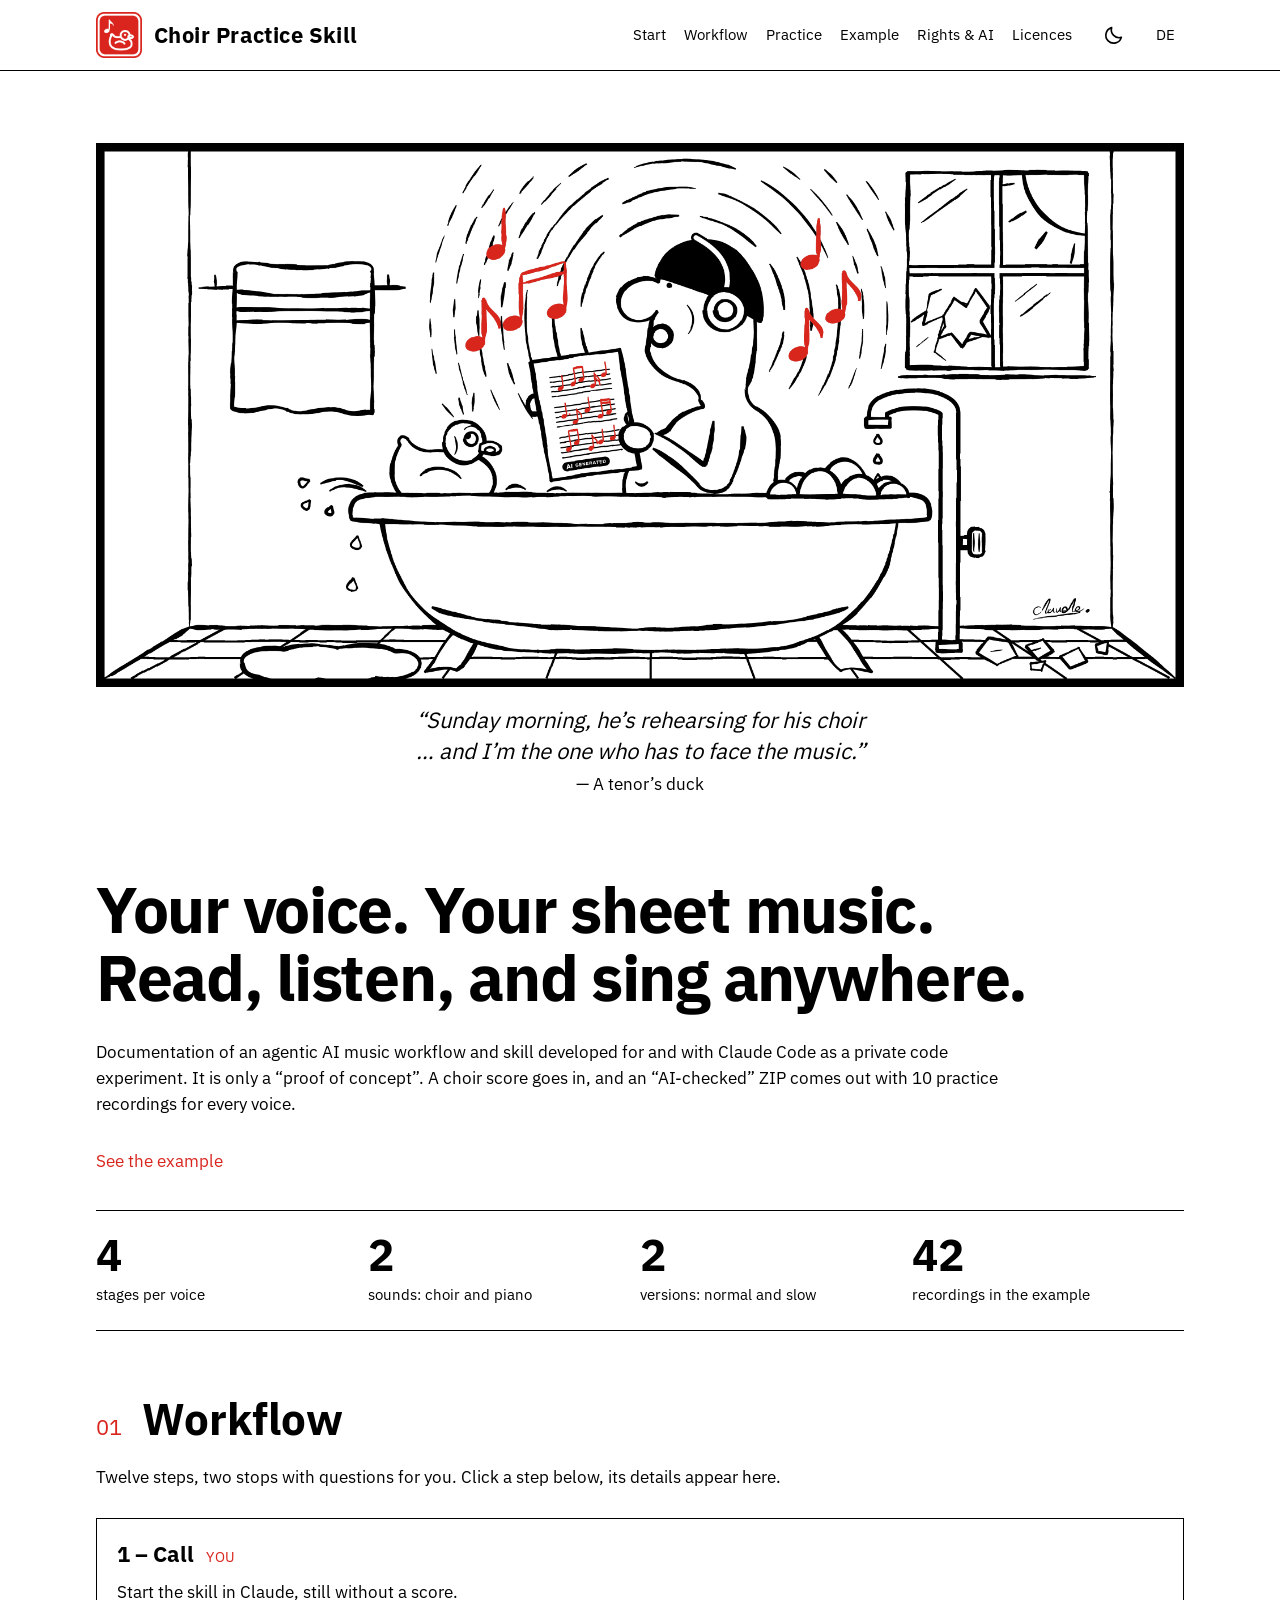
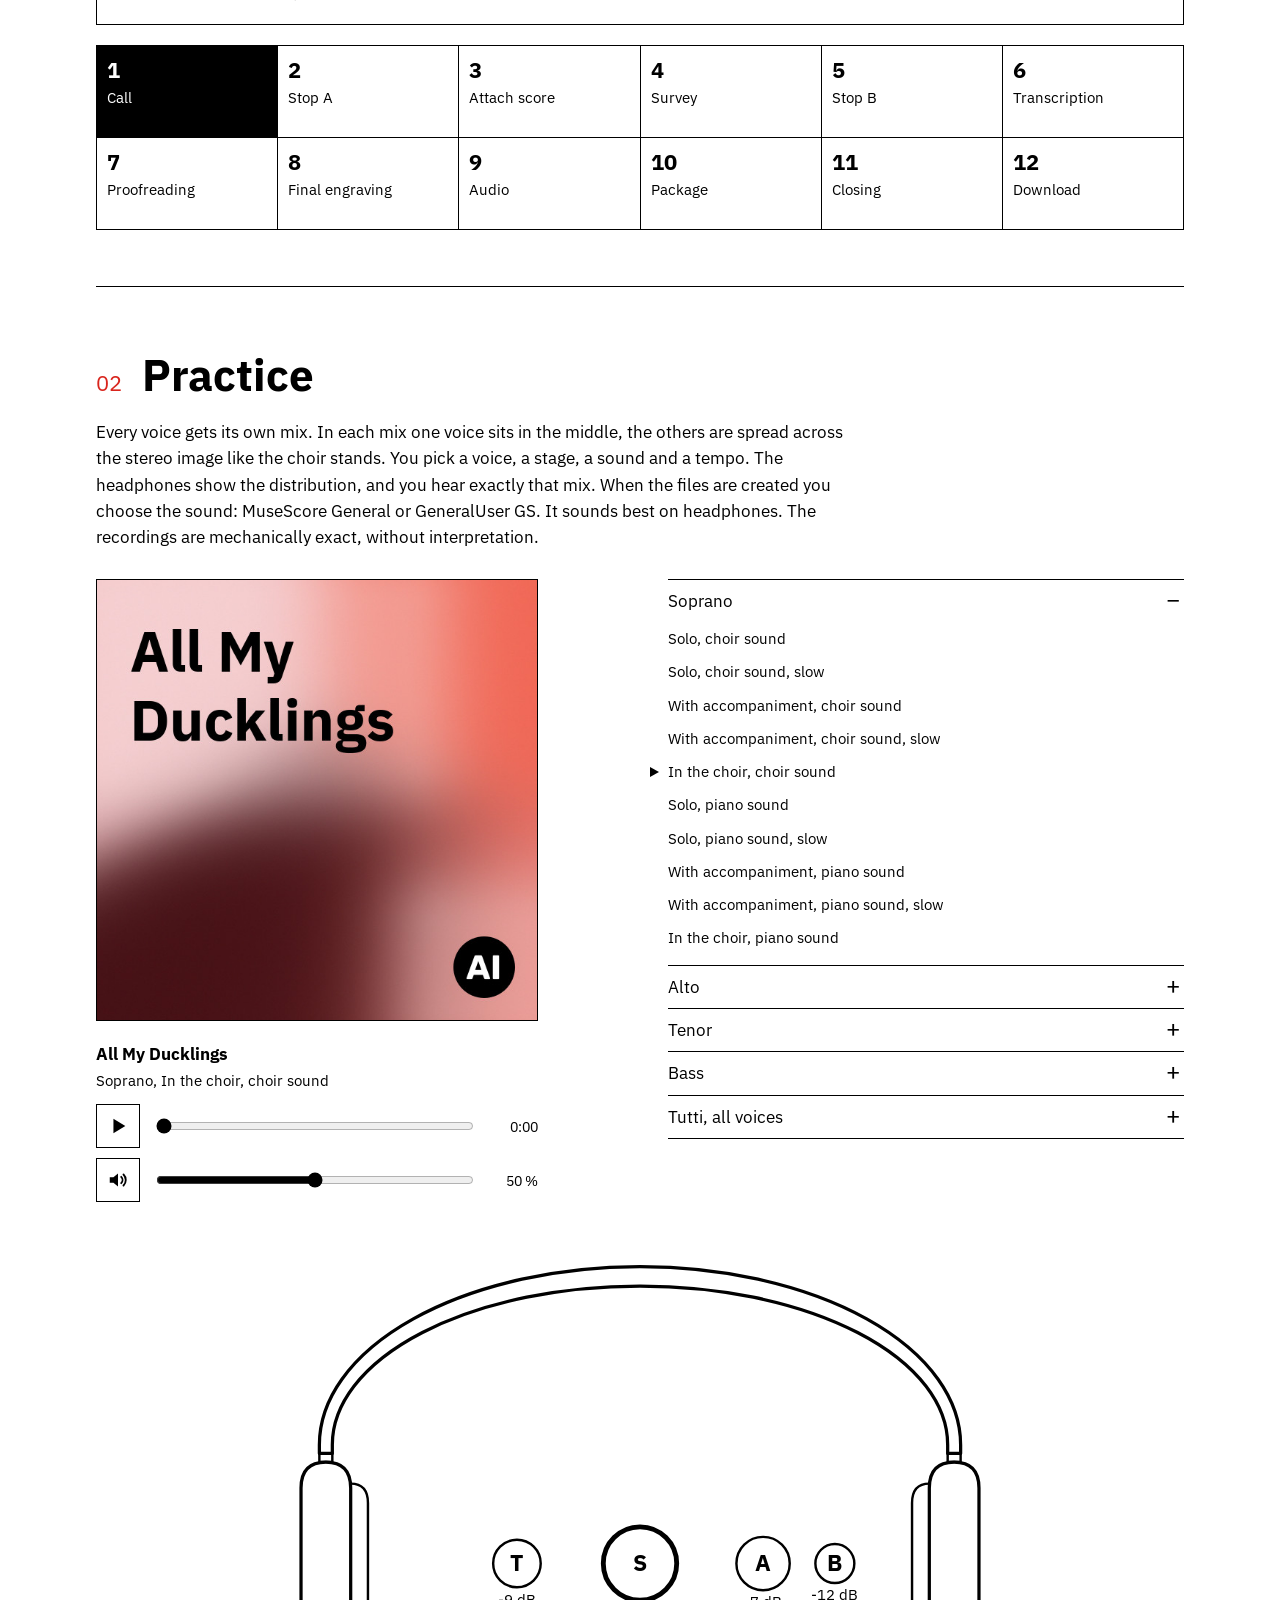
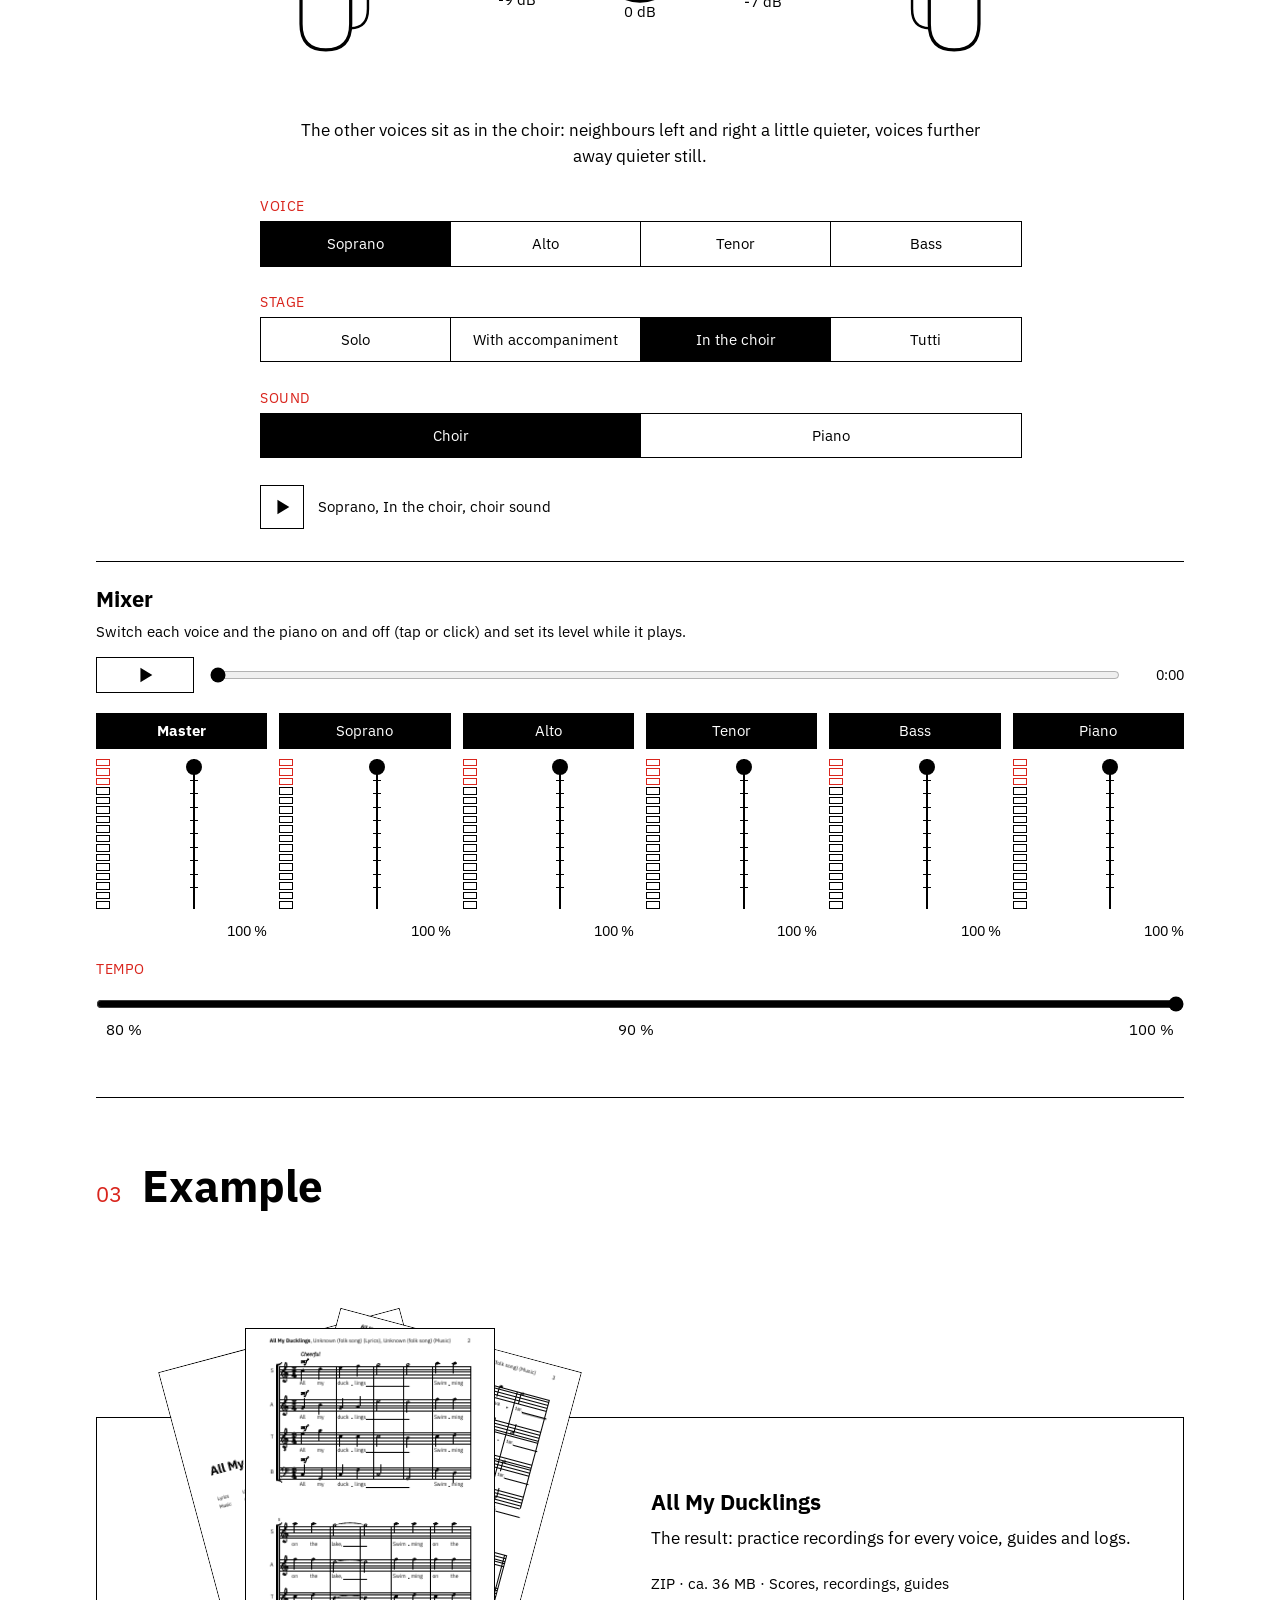
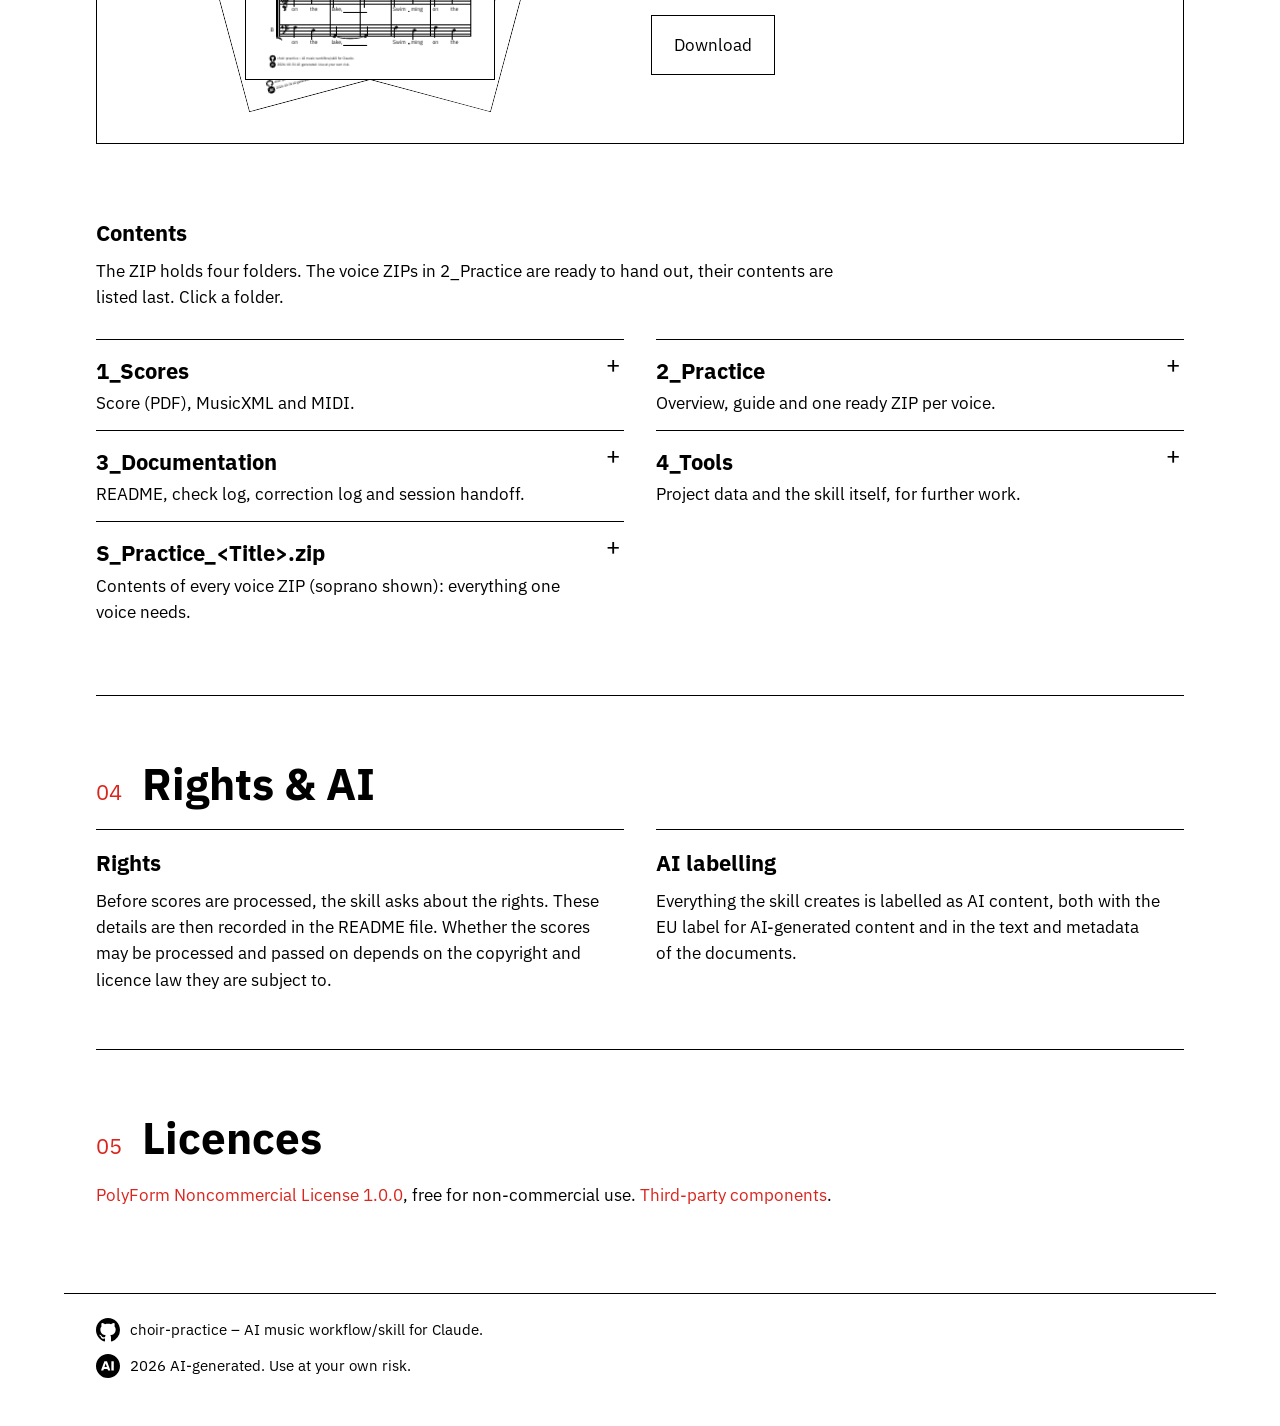
<file: docs/en/index.html>
<!doctype html>
<html lang="en">
<head>
<meta charset="utf-8">
<meta name="viewport" content="width=device-width, initial-scale=1">
<title>Choir Practice Skill – Your voice. Your sheet music. Read, listen, and sing anywhere.</title>
<meta name="description" content="Documentation of an agentic AI music workflow and skill developed for and with Claude Code as a private code experiment. It is only a “proof of concept”. A choir score goes in, and an “AI-checked” ZIP comes out with 10 practice recordings for every voice.">
<meta name="color-scheme" content="light dark">
<link rel="canonical" href="https://choir-practice-skill.pages.dev/en/">
<link rel="alternate" hreflang="de" href="https://choir-practice-skill.pages.dev/de/">
<link rel="alternate" hreflang="en" href="https://choir-practice-skill.pages.dev/en/">
<link rel="alternate" hreflang="x-default" href="https://choir-practice-skill.pages.dev/">
<meta property="og:type" content="website">
<meta property="og:site_name" content="Choir Practice Skill">
<meta property="og:title" content="Choir Practice Skill – Your voice. Your sheet music. Read, listen, and sing anywhere.">
<meta property="og:description" content="Documentation of an agentic AI music workflow and skill developed for and with Claude Code as a private code experiment. It is only a “proof of concept”. A choir score goes in, and an “AI-checked” ZIP comes out with 10 practice recordings for every voice.">
<meta property="og:url" content="https://choir-practice-skill.pages.dev/en/">
<meta property="og:locale" content="en_US">
<meta property="og:locale:alternate" content="de_DE">
<meta property="og:image" content="https://choir-practice-skill.pages.dev/img/og.png?v=a8352f46">
<meta property="og:image:type" content="image/png">
<meta property="og:image:width" content="2400">
<meta property="og:image:height" content="1260">
<meta property="og:image:alt" content="A man with headphones stands in an old bathtub and sings from a sheet of music, a rubber duck floats beside him, red notes drift through the room">
<meta name="twitter:card" content="summary_large_image">
<meta name="twitter:title" content="Choir Practice Skill – Your voice. Your sheet music. Read, listen, and sing anywhere.">
<meta name="twitter:description" content="Documentation of an agentic AI music workflow and skill developed for and with Claude Code as a private code experiment. It is only a “proof of concept”. A choir score goes in, and an “AI-checked” ZIP comes out with 10 practice recordings for every voice.">
<meta name="twitter:image" content="https://choir-practice-skill.pages.dev/img/og.png?v=a8352f46">
<meta name="twitter:image:alt" content="A man with headphones stands in an old bathtub and sings from a sheet of music, a rubber duck floats beside him, red notes drift through the room">
<link rel="icon" href="../img/favicon.svg?v=3c3022a9" type="image/svg+xml">
<link rel="icon" href="../favicon.ico" sizes="32x32">
<link rel="icon" href="../img/favicon-192.png?v=1d99c184" sizes="192x192" type="image/png">
<link rel="apple-touch-icon" href="../img/favicon-180.png?v=39877f5c">
<link rel="preload" href="../img/header.png?v=75c1c652" as="image" type="image/png" media="(prefers-color-scheme: light)">
<link rel="preload" href="../img/header-dark.png?v=e2381952" as="image" type="image/png" media="(prefers-color-scheme: dark)">
<script>try{var t=localStorage.getItem("theme");if(t==="light"||t==="dark")document.documentElement.setAttribute("data-theme",t)}catch(e){}</script>
<link rel="stylesheet" href="../css/site.css?v=6414a409">
<script type="application/ld+json">
{
 "@context": "https://schema.org",
 "@type": "SoftwareApplication",
 "name": "Choir Practice Skill",
 "description": "Documentation of an agentic AI music workflow and skill developed for and with Claude Code as a private code experiment. It is only a “proof of concept”. A choir score goes in, and an “AI-checked” ZIP comes out with 10 practice recordings for every voice.",
 "url": "https://choir-practice-skill.pages.dev/en/",
 "inLanguage": "en",
 "softwareVersion": "1.0.0",
 "applicationCategory": "MultimediaApplication",
 "operatingSystem": "Claude (skill)",
 "image": {
  "@type": "ImageObject",
  "url": "https://choir-practice-skill.pages.dev/img/og.png?v=a8352f46",
  "width": 2400,
  "height": 1260,
  "caption": "A man with headphones stands in an old bathtub and sings from a sheet of music, a rubber duck floats beside him, red notes drift through the room"
 },
 "license": "https://polyformproject.org/licenses/noncommercial/1.0.0",
 "codeRepository": "https://github.com/vbth/choir-practice",
 "author": {
  "@type": "Person",
  "name": "vbth",
  "url": "https://github.com/vbth"
 },
 "offers": {
  "@type": "Offer",
  "price": "0",
  "priceCurrency": "EUR"
 }
}
</script>
</head>
<body>
<a class="skip" href="#start">Skip to content</a>
<header class="bar">
 <a class="brand" href="https://choir-practice-skill.pages.dev/en/" aria-label="Choir Practice Skill" target="_blank" rel="noopener noreferrer"><img src="../img/logo.png?v=58f0d7f7" alt="" width="46" height="46"><span class="bt"><span class="bn">Choir Practice</span> Skill</span></a>
 <button class="theme" type="button" aria-label="Switch to dark mode"><svg class="moon" viewBox="0 0 24 24" aria-hidden="true" focusable="false"><path d="M20 14.6A8.6 8.6 0 0 1 9.4 4 8.6 8.6 0 1 0 20 14.6z"/></svg><svg class="sun" viewBox="0 0 24 24" aria-hidden="true" focusable="false"><circle cx="12" cy="12" r="4"/><path d="M12 2.5v2.5M12 19v2.5M2.5 12H5M19 12h2.5M5.3 5.3l1.8 1.8M16.9 16.9l1.8 1.8M5.3 18.7l1.8-1.8M16.9 7.1l1.8-1.8"/></svg></button>
 <a class="lang" href="../de/" hreflang="de" lang="de">DE</a>
 <button class="burger" type="button" aria-expanded="false" aria-controls="nav">Menu</button>
 <nav id="nav" aria-label="Menu"><ul><li><a href="#start">Start</a></li><li><a href="#workflow">Workflow</a></li><li><a href="#practice">Practice</a></li><li><a href="#example">Example</a></li><li><a href="#rights-and-ai">Rights &amp;&nbsp;AI</a></li><li><a href="#licences">Licences</a></li><li class="navlang"><a href="../de/" hreflang="de" lang="de">Deutsch</a></li></ul></nav>
</header>
<main>
<figure class="banner"><picture><source media="(prefers-color-scheme: dark)" srcset="../img/header-dark.png?v=e2381952"><img src="../img/header.png?v=75c1c652" alt="A man with headphones stands in an old bathtub and sings from a sheet of music, a rubber duck floats beside him, red notes drift through the room. “Sunday morning, he’s rehearsing for his choir … and I’m the one who has to face the music.” — A tenor’s duck" width="1280" height="640" fetchpriority="high" decoding="async"></picture>
<figcaption class="duck">“Sunday morning, he’s rehearsing for his choir <br class="dbr">… and I’m the one who has to face the music.”<span class="by">— A tenor’s&nbsp;duck</span></figcaption></figure>
<section id="start" class="hero">
 <h1>Your voice. Your sheet&nbsp;music.<br>Read, listen, and sing&nbsp;anywhere.</h1>
 <p class="lead">Documentation of an agentic AI music workflow and skill developed for and with Claude Code as a private code experiment. It is only a “proof of concept”. A choir score goes in, and an “AI-checked” ZIP comes out with 10 practice recordings for every&nbsp;voice.</p>
 <p class="cta"><a href="#example">See the&nbsp;example</a></p>
 <dl class="facts"><div><dt>4</dt><dd>stages per&nbsp;voice</dd></div><div><dt>2</dt><dd>sounds: choir and&nbsp;piano</dd></div><div><dt>2</dt><dd>versions: normal and&nbsp;slow</dd></div><div><dt>42</dt><dd>recordings in the&nbsp;example</dd></div></dl>
</section>
<section id="workflow"><h2><span class="num">01</span>Workflow</h2>
 <p class="intro">Twelve steps, two stops with questions for you. Click a step below, its details appear&nbsp;here.</p>
 <div id="stepbox" class="panel" aria-live="polite"></div>
 <ol class="chain"><li><button type="button" data-step="0" aria-pressed="false"><span class="n">1</span><span class="s">Call</span></button></li><li><button type="button" data-step="1" aria-pressed="false"><span class="n">2</span><span class="s">Stop A</span></button></li><li><button type="button" data-step="2" aria-pressed="false"><span class="n">3</span><span class="s">Attach score</span></button></li><li><button type="button" data-step="3" aria-pressed="false"><span class="n">4</span><span class="s">Survey</span></button></li><li><button type="button" data-step="4" aria-pressed="false"><span class="n">5</span><span class="s">Stop B</span></button></li><li><button type="button" data-step="5" aria-pressed="false"><span class="n">6</span><span class="s">Transcription</span></button></li><li><button type="button" data-step="6" aria-pressed="false"><span class="n">7</span><span class="s">Proofreading</span></button></li><li><button type="button" data-step="7" aria-pressed="false"><span class="n">8</span><span class="s">Final engraving</span></button></li><li><button type="button" data-step="8" aria-pressed="false"><span class="n">9</span><span class="s">Audio</span></button></li><li><button type="button" data-step="9" aria-pressed="false"><span class="n">10</span><span class="s">Package</span></button></li><li><button type="button" data-step="10" aria-pressed="false"><span class="n">11</span><span class="s">Closing</span></button></li><li><button type="button" data-step="11" aria-pressed="false"><span class="n">12</span><span class="s">Download</span></button></li></ol>
</section>
<section id="practice"><h2><span class="num">02</span>Practice</h2>
 <p class="intro">Every voice gets its own mix. In each mix one voice sits in the middle, the others are spread across the stereo image like the choir stands. You pick a voice, a stage, a sound and a tempo. The headphones show the distribution, and you hear exactly that mix. When the files are created you choose the sound: MuseScore General or GeneralUser GS. It sounds best on headphones. The recordings are mechanically exact, without&nbsp;interpretation.</p>
 <div class="listen" id="player" data-audio="../audio/" data-play="Play" data-pause="Pause">
  <div class="pbox">
   <img class="art" src="../img/cover-en.jpg?v=2af94528" alt="Album cover of the example pack" width="600" height="600" loading="lazy">
   <div class="pl">
    <p class="pt">All My&nbsp;Ducklings</p><p class="ps" id="plname" aria-live="polite"></p>
    <div class="pc"><button type="button" class="pbtn" aria-label="Play"><svg viewBox="0 0 24 24" width="22" height="22" aria-hidden="true"><path class="picon" data-c d="M7 4l13 8-13 8z" fill="currentColor"/></svg></button>
     <input type="range" id="plseek" min="0" max="1000" value="0" aria-label="Position"><span id="pltime" class="mono">0:00</span></div>
    <div class="pc pv"><button type="button" class="vbtn mute" aria-pressed="false" aria-label="Mute"><svg viewBox="0 0 24 24" width="22" height="22" aria-hidden="true"><path d="M3 9v6h4l5 4V5L7 9H3z" fill="currentColor"/><path class="w" d="M15.5 8.5a5 5 0 010 7M18 6a8.5 8.5 0 010 12" fill="none" stroke="currentColor" stroke-width="2" stroke-linecap="round"/><path class="x" d="M15 9l6 6M21 9l-6 6" fill="none" stroke="currentColor" stroke-width="2" stroke-linecap="round"/></svg></button><input type="range" class="vol" min="0" max="100" value="50" aria-label="Volume"><span class="mono vp">50&nbsp;%</span></div>
   </div>
  </div>
  <div class="groups"><details data-voice="S"><summary>Soprano</summary><ul class="trk"><li><button type="button" data-voice="S" data-stage="solo" data-sound="choir" data-tempo="normal" aria-pressed="false">Solo, choir sound</button></li><li><button type="button" data-voice="S" data-stage="solo" data-sound="choir" data-tempo="slow" aria-pressed="false">Solo, choir sound, slow</button></li><li><button type="button" data-voice="S" data-stage="accomp" data-sound="choir" data-tempo="normal" aria-pressed="false">With accompaniment, choir sound</button></li><li><button type="button" data-voice="S" data-stage="accomp" data-sound="choir" data-tempo="slow" aria-pressed="false">With accompaniment, choir sound, slow</button></li><li><button type="button" data-voice="S" data-stage="choir" data-sound="choir" data-tempo="normal" aria-pressed="false">In the choir, choir sound</button></li><li><button type="button" data-voice="S" data-stage="solo" data-sound="piano" data-tempo="normal" aria-pressed="false">Solo, piano sound</button></li><li><button type="button" data-voice="S" data-stage="solo" data-sound="piano" data-tempo="slow" aria-pressed="false">Solo, piano sound, slow</button></li><li><button type="button" data-voice="S" data-stage="accomp" data-sound="piano" data-tempo="normal" aria-pressed="false">With accompaniment, piano sound</button></li><li><button type="button" data-voice="S" data-stage="accomp" data-sound="piano" data-tempo="slow" aria-pressed="false">With accompaniment, piano sound, slow</button></li><li><button type="button" data-voice="S" data-stage="choir" data-sound="piano" data-tempo="normal" aria-pressed="false">In the choir, piano sound</button></li></ul></details><details data-voice="A"><summary>Alto</summary><ul class="trk"><li><button type="button" data-voice="A" data-stage="solo" data-sound="choir" data-tempo="normal" aria-pressed="false">Solo, choir sound</button></li><li><button type="button" data-voice="A" data-stage="solo" data-sound="choir" data-tempo="slow" aria-pressed="false">Solo, choir sound, slow</button></li><li><button type="button" data-voice="A" data-stage="accomp" data-sound="choir" data-tempo="normal" aria-pressed="false">With accompaniment, choir sound</button></li><li><button type="button" data-voice="A" data-stage="accomp" data-sound="choir" data-tempo="slow" aria-pressed="false">With accompaniment, choir sound, slow</button></li><li><button type="button" data-voice="A" data-stage="choir" data-sound="choir" data-tempo="normal" aria-pressed="false">In the choir, choir sound</button></li><li><button type="button" data-voice="A" data-stage="solo" data-sound="piano" data-tempo="normal" aria-pressed="false">Solo, piano sound</button></li><li><button type="button" data-voice="A" data-stage="solo" data-sound="piano" data-tempo="slow" aria-pressed="false">Solo, piano sound, slow</button></li><li><button type="button" data-voice="A" data-stage="accomp" data-sound="piano" data-tempo="normal" aria-pressed="false">With accompaniment, piano sound</button></li><li><button type="button" data-voice="A" data-stage="accomp" data-sound="piano" data-tempo="slow" aria-pressed="false">With accompaniment, piano sound, slow</button></li><li><button type="button" data-voice="A" data-stage="choir" data-sound="piano" data-tempo="normal" aria-pressed="false">In the choir, piano sound</button></li></ul></details><details data-voice="T"><summary>Tenor</summary><ul class="trk"><li><button type="button" data-voice="T" data-stage="solo" data-sound="choir" data-tempo="normal" aria-pressed="false">Solo, choir sound</button></li><li><button type="button" data-voice="T" data-stage="solo" data-sound="choir" data-tempo="slow" aria-pressed="false">Solo, choir sound, slow</button></li><li><button type="button" data-voice="T" data-stage="accomp" data-sound="choir" data-tempo="normal" aria-pressed="false">With accompaniment, choir sound</button></li><li><button type="button" data-voice="T" data-stage="accomp" data-sound="choir" data-tempo="slow" aria-pressed="false">With accompaniment, choir sound, slow</button></li><li><button type="button" data-voice="T" data-stage="choir" data-sound="choir" data-tempo="normal" aria-pressed="false">In the choir, choir sound</button></li><li><button type="button" data-voice="T" data-stage="solo" data-sound="piano" data-tempo="normal" aria-pressed="false">Solo, piano sound</button></li><li><button type="button" data-voice="T" data-stage="solo" data-sound="piano" data-tempo="slow" aria-pressed="false">Solo, piano sound, slow</button></li><li><button type="button" data-voice="T" data-stage="accomp" data-sound="piano" data-tempo="normal" aria-pressed="false">With accompaniment, piano sound</button></li><li><button type="button" data-voice="T" data-stage="accomp" data-sound="piano" data-tempo="slow" aria-pressed="false">With accompaniment, piano sound, slow</button></li><li><button type="button" data-voice="T" data-stage="choir" data-sound="piano" data-tempo="normal" aria-pressed="false">In the choir, piano sound</button></li></ul></details><details data-voice="B"><summary>Bass</summary><ul class="trk"><li><button type="button" data-voice="B" data-stage="solo" data-sound="choir" data-tempo="normal" aria-pressed="false">Solo, choir sound</button></li><li><button type="button" data-voice="B" data-stage="solo" data-sound="choir" data-tempo="slow" aria-pressed="false">Solo, choir sound, slow</button></li><li><button type="button" data-voice="B" data-stage="accomp" data-sound="choir" data-tempo="normal" aria-pressed="false">With accompaniment, choir sound</button></li><li><button type="button" data-voice="B" data-stage="accomp" data-sound="choir" data-tempo="slow" aria-pressed="false">With accompaniment, choir sound, slow</button></li><li><button type="button" data-voice="B" data-stage="choir" data-sound="choir" data-tempo="normal" aria-pressed="false">In the choir, choir sound</button></li><li><button type="button" data-voice="B" data-stage="solo" data-sound="piano" data-tempo="normal" aria-pressed="false">Solo, piano sound</button></li><li><button type="button" data-voice="B" data-stage="solo" data-sound="piano" data-tempo="slow" aria-pressed="false">Solo, piano sound, slow</button></li><li><button type="button" data-voice="B" data-stage="accomp" data-sound="piano" data-tempo="normal" aria-pressed="false">With accompaniment, piano sound</button></li><li><button type="button" data-voice="B" data-stage="accomp" data-sound="piano" data-tempo="slow" aria-pressed="false">With accompaniment, piano sound, slow</button></li><li><button type="button" data-voice="B" data-stage="choir" data-sound="piano" data-tempo="normal" aria-pressed="false">In the choir, piano sound</button></li></ul></details><details data-tutti="1"><summary>Tutti, all&nbsp;voices</summary><ul class="trk"><li><button type="button" data-stage="tutti" data-sound="choir" data-tempo="normal" aria-pressed="false">Tutti, choir sound</button></li><li><button type="button" data-stage="tutti" data-sound="piano" data-tempo="normal" aria-pressed="false">Tutti, piano sound</button></li></ul></details></div>
  <audio id="plaudio" preload="none"></audio>
 </div>
 <div class="mixer">
  <figure><svg id="hp" viewBox="-32 -53 704 419" role="img"></svg>
  <figcaption id="hpcap" aria-live="polite"></figcaption></figure>
  <div class="ctl"><span class="lbl" id="vlbl">Voice</span><div class="seg" id="voices" role="group" aria-labelledby="vlbl"><button type="button" data-voice="S" aria-pressed="false">Soprano</button><button type="button" data-voice="A" aria-pressed="false">Alto</button><button type="button" data-voice="T" aria-pressed="false">Tenor</button><button type="button" data-voice="B" aria-pressed="false">Bass</button></div></div>
  <div class="ctl"><span class="lbl" id="slbl">Stage</span><div class="seg" id="stages" role="group" aria-labelledby="slbl"><button type="button" data-stage="solo" aria-pressed="false">Solo</button><button type="button" data-stage="accomp" aria-pressed="false">With accompaniment</button><button type="button" data-stage="choir" aria-pressed="false">In the choir</button><button type="button" data-stage="tutti" aria-pressed="false">Tutti</button></div></div>
  <div class="ctl2">
   <div class="ctl"><span class="lbl" id="klbl">Sound</span><div class="seg" id="sounds" role="group" aria-labelledby="klbl"><button type="button" data-sound="choir" aria-pressed="false">Choir</button><button type="button" data-sound="piano" aria-pressed="false">Piano</button></div></div>
   <div class="ctl" id="tempoctl"><span class="lbl" id="tlbl">Tempo</span><div class="seg" id="tempos" role="group" aria-labelledby="tlbl"><button type="button" data-tempo="normal" aria-pressed="false">Normal</button><button type="button" data-tempo="slow" aria-pressed="false">Slow</button></div></div>
  </div>
  <div class="nowplay"><button type="button" class="pbtn" aria-label="Play"><svg viewBox="0 0 24 24" width="22" height="22" aria-hidden="true"><path class="picon" data-c d="M7 4l13 8-13 8z" fill="currentColor"/></svg></button><p class="ps" id="hpname" aria-live="polite"></p></div>
 </div>
 <div class="mix" id="mix" data-audio="../audio/mix/" role="group" aria-labelledby="mxh">
  <p class="mxh" id="mxh">Mixer</p><p class="mxp">Switch each voice and the piano on and off (tap or click) and set its level while it&nbsp;plays.</p>
  <div class="pc"><button type="button" class="mxplay" id="mxplay" aria-label="Play"><svg viewBox="0 0 24 24" width="22" height="22" aria-hidden="true"><path id="mxicon" d="M7 4l13 8-13 8z" fill="currentColor"/></svg></button>
   <input type="range" id="mxseek" min="0" max="1000" value="0" aria-label="Position"><span id="mxtime" class="mono">0:00</span></div>
<div class="mxbank"><div class="mxr mxm"><span class="mxmlb">Master</span><span class="mxmeter" data-meter="master" aria-hidden="true"><i></i><i></i><i></i><i></i><i></i><i></i><i></i><i></i><i></i><i></i><i></i><i></i><i></i><i></i><i></i><i></i></span><span class="mxf"><input type="range" id="mxmaster" class="mxv" min="0" max="100" step="10" value="100"aria-label="Master"><span class="tk" aria-hidden="true"><i style="left:calc(var(--th)/2 + (100% - var(--th)) * 0.1)"></i><i style="left:calc(var(--th)/2 + (100% - var(--th)) * 0.2)"></i><i style="left:calc(var(--th)/2 + (100% - var(--th)) * 0.3)"></i><i style="left:calc(var(--th)/2 + (100% - var(--th)) * 0.4)"></i><i style="left:calc(var(--th)/2 + (100% - var(--th)) * 0.5)"></i><i style="left:calc(var(--th)/2 + (100% - var(--th)) * 0.6)"></i><i style="left:calc(var(--th)/2 + (100% - var(--th)) * 0.7)"></i><i style="left:calc(var(--th)/2 + (100% - var(--th)) * 0.8)"></i><i style="left:calc(var(--th)/2 + (100% - var(--th)) * 0.9)"></i></span></span><span id="mxmp" class="mxp2 mono">100&nbsp;%</span></div><div class="mxr"><button type="button" class="mxb" data-stem="s" data-pan="-0.6" aria-pressed="true" title="on / off">Soprano</button><span class="mxmeter" data-meter="s" aria-hidden="true"><i></i><i></i><i></i><i></i><i></i><i></i><i></i><i></i><i></i><i></i><i></i><i></i><i></i><i></i><i></i><i></i></span><span class="mxf"><input type="range" class="mxv" min="0" max="100" step="10" value="100" aria-label="Soprano"><span class="tk" aria-hidden="true"><i style="left:calc(var(--th)/2 + (100% - var(--th)) * 0.1)"></i><i style="left:calc(var(--th)/2 + (100% - var(--th)) * 0.2)"></i><i style="left:calc(var(--th)/2 + (100% - var(--th)) * 0.3)"></i><i style="left:calc(var(--th)/2 + (100% - var(--th)) * 0.4)"></i><i style="left:calc(var(--th)/2 + (100% - var(--th)) * 0.5)"></i><i style="left:calc(var(--th)/2 + (100% - var(--th)) * 0.6)"></i><i style="left:calc(var(--th)/2 + (100% - var(--th)) * 0.7)"></i><i style="left:calc(var(--th)/2 + (100% - var(--th)) * 0.8)"></i><i style="left:calc(var(--th)/2 + (100% - var(--th)) * 0.9)"></i></span></span><span class="mxp2 mono">100&nbsp;%</span></div><div class="mxr"><button type="button" class="mxb" data-stem="a" data-pan="-0.2" aria-pressed="true" title="on / off">Alto</button><span class="mxmeter" data-meter="a" aria-hidden="true"><i></i><i></i><i></i><i></i><i></i><i></i><i></i><i></i><i></i><i></i><i></i><i></i><i></i><i></i><i></i><i></i></span><span class="mxf"><input type="range" class="mxv" min="0" max="100" step="10" value="100" aria-label="Alto"><span class="tk" aria-hidden="true"><i style="left:calc(var(--th)/2 + (100% - var(--th)) * 0.1)"></i><i style="left:calc(var(--th)/2 + (100% - var(--th)) * 0.2)"></i><i style="left:calc(var(--th)/2 + (100% - var(--th)) * 0.3)"></i><i style="left:calc(var(--th)/2 + (100% - var(--th)) * 0.4)"></i><i style="left:calc(var(--th)/2 + (100% - var(--th)) * 0.5)"></i><i style="left:calc(var(--th)/2 + (100% - var(--th)) * 0.6)"></i><i style="left:calc(var(--th)/2 + (100% - var(--th)) * 0.7)"></i><i style="left:calc(var(--th)/2 + (100% - var(--th)) * 0.8)"></i><i style="left:calc(var(--th)/2 + (100% - var(--th)) * 0.9)"></i></span></span><span class="mxp2 mono">100&nbsp;%</span></div><div class="mxr"><button type="button" class="mxb" data-stem="t" data-pan="0.2" aria-pressed="true" title="on / off">Tenor</button><span class="mxmeter" data-meter="t" aria-hidden="true"><i></i><i></i><i></i><i></i><i></i><i></i><i></i><i></i><i></i><i></i><i></i><i></i><i></i><i></i><i></i><i></i></span><span class="mxf"><input type="range" class="mxv" min="0" max="100" step="10" value="100" aria-label="Tenor"><span class="tk" aria-hidden="true"><i style="left:calc(var(--th)/2 + (100% - var(--th)) * 0.1)"></i><i style="left:calc(var(--th)/2 + (100% - var(--th)) * 0.2)"></i><i style="left:calc(var(--th)/2 + (100% - var(--th)) * 0.3)"></i><i style="left:calc(var(--th)/2 + (100% - var(--th)) * 0.4)"></i><i style="left:calc(var(--th)/2 + (100% - var(--th)) * 0.5)"></i><i style="left:calc(var(--th)/2 + (100% - var(--th)) * 0.6)"></i><i style="left:calc(var(--th)/2 + (100% - var(--th)) * 0.7)"></i><i style="left:calc(var(--th)/2 + (100% - var(--th)) * 0.8)"></i><i style="left:calc(var(--th)/2 + (100% - var(--th)) * 0.9)"></i></span></span><span class="mxp2 mono">100&nbsp;%</span></div><div class="mxr"><button type="button" class="mxb" data-stem="b" data-pan="0.6" aria-pressed="true" title="on / off">Bass</button><span class="mxmeter" data-meter="b" aria-hidden="true"><i></i><i></i><i></i><i></i><i></i><i></i><i></i><i></i><i></i><i></i><i></i><i></i><i></i><i></i><i></i><i></i></span><span class="mxf"><input type="range" class="mxv" min="0" max="100" step="10" value="100" aria-label="Bass"><span class="tk" aria-hidden="true"><i style="left:calc(var(--th)/2 + (100% - var(--th)) * 0.1)"></i><i style="left:calc(var(--th)/2 + (100% - var(--th)) * 0.2)"></i><i style="left:calc(var(--th)/2 + (100% - var(--th)) * 0.3)"></i><i style="left:calc(var(--th)/2 + (100% - var(--th)) * 0.4)"></i><i style="left:calc(var(--th)/2 + (100% - var(--th)) * 0.5)"></i><i style="left:calc(var(--th)/2 + (100% - var(--th)) * 0.6)"></i><i style="left:calc(var(--th)/2 + (100% - var(--th)) * 0.7)"></i><i style="left:calc(var(--th)/2 + (100% - var(--th)) * 0.8)"></i><i style="left:calc(var(--th)/2 + (100% - var(--th)) * 0.9)"></i></span></span><span class="mxp2 mono">100&nbsp;%</span></div><div class="mxr"><button type="button" class="mxb" data-stem="acc" data-pan="0" aria-pressed="true" title="on / off">Piano</button><span class="mxmeter" data-meter="acc" aria-hidden="true"><i></i><i></i><i></i><i></i><i></i><i></i><i></i><i></i><i></i><i></i><i></i><i></i><i></i><i></i><i></i><i></i></span><span class="mxf"><input type="range" class="mxv" min="0" max="100" step="10" value="100" aria-label="Piano"><span class="tk" aria-hidden="true"><i style="left:calc(var(--th)/2 + (100% - var(--th)) * 0.1)"></i><i style="left:calc(var(--th)/2 + (100% - var(--th)) * 0.2)"></i><i style="left:calc(var(--th)/2 + (100% - var(--th)) * 0.3)"></i><i style="left:calc(var(--th)/2 + (100% - var(--th)) * 0.4)"></i><i style="left:calc(var(--th)/2 + (100% - var(--th)) * 0.5)"></i><i style="left:calc(var(--th)/2 + (100% - var(--th)) * 0.6)"></i><i style="left:calc(var(--th)/2 + (100% - var(--th)) * 0.7)"></i><i style="left:calc(var(--th)/2 + (100% - var(--th)) * 0.8)"></i><i style="left:calc(var(--th)/2 + (100% - var(--th)) * 0.9)"></i></span></span><span class="mxp2 mono">100&nbsp;%</span></div></div>
  <div class="ctl mxt"><span class="lbl" id="mxtl">Tempo</span><div id="mxtempos"><input type="range" id="mxtempo" class="mxtrack" min="80" max="100" step="10" value="100" aria-label="Tempo"><div class="mxtk"><span>80&nbsp;%</span><span>90&nbsp;%</span><span>100&nbsp;%</span></div></div></div>
  </div>
</section>
<section id="example"><h2><span class="num">03</span>Example</h2>
 <div class="exrow">
  <figure class="fan"><div class="pages">
   <img class="p0" src="../img/example-cover-en-480.png?v=f163d4c1" srcset="../img/example-cover-en-160.png?v=501826d3 160w, ../img/example-cover-en-240.png?v=fd1d4e21 240w, ../img/example-cover-en-320.png?v=6d4204ec 320w, ../img/example-cover-en-480.png?v=f163d4c1 480w, ../img/example-cover-en-720.png?v=3a3e1415 720w" sizes="(max-width:520px) 160px, 240px" alt="Title page of the example pack" width="240" height="339" loading="lazy">
   <img class="p2" src="../img/example-page-2-en-480.png?v=94472b68" srcset="../img/example-page-2-en-160.png?v=daba19a6 160w, ../img/example-page-2-en-240.png?v=a72f3548 240w, ../img/example-page-2-en-320.png?v=d08ed152 320w, ../img/example-page-2-en-480.png?v=94472b68 480w, ../img/example-page-2-en-720.png?v=d657cd16 720w" sizes="(max-width:520px) 160px, 240px" alt="Second score page of the example pack" width="240" height="339" loading="lazy">
   <img class="p1" src="../img/example-page-1-en-480.png?v=ee20bff5" srcset="../img/example-page-1-en-160.png?v=f334a2b8 160w, ../img/example-page-1-en-240.png?v=1b8335b3 240w, ../img/example-page-1-en-320.png?v=025e43a9 320w, ../img/example-page-1-en-480.png?v=ee20bff5 480w, ../img/example-page-1-en-720.png?v=80d71dd8 720w" sizes="(max-width:520px) 160px, 240px" alt="First score page of the example pack" width="240" height="339" loading="lazy">
  </div></figure>
  <div class="dl"><p class="ttl">All My&nbsp;Ducklings</p><p>The result: practice recordings for every voice, guides and&nbsp;logs.</p><p class="meta">ZIP · ca. 36 MB · Scores, recordings,&nbsp;guides</p><p class="dlb"><a href="https://github.com/vbth/choir-practice/releases/download/v1.0.0/Choir_Practice_All_My_Ducklings.zip" download target="_blank" rel="noopener noreferrer">Download</a></p></div>
 </div>
 <h3 class="sub">Contents</h3>
 <p class="intro">The ZIP holds four folders. The voice ZIPs in 2_Practice are ready to hand out, their contents are listed last. Click a&nbsp;folder.</p>
 <div class="tree"><div class="folder"><button type="button" aria-expanded="false" aria-controls="f0"><span class="fn">1_Scores</span><span class="fd">Score (PDF), MusicXML and MIDI.</span></button><ul id="f0" hidden><li class="mono" style="padding-left:10px">1_Score_&lt;Title&gt;_Scan.pdf</li><li class="mono" style="padding-left:10px">2_Score_&lt;Title&gt;.pdf</li><li class="mono" style="padding-left:10px">3_MusicXML_&lt;Title&gt;_Choir.musicxml</li><li class="mono" style="padding-left:10px">4_MusicXML_&lt;Title&gt;_Piano.musicxml</li><li class="mono" style="padding-left:10px">5_MIDI_&lt;Title&gt;/</li><li class="mono" style="padding-left:24px">S_MIDI_&lt;Title&gt;/  (one per voice: S, A, T,&nbsp;B)</li><li class="mono" style="padding-left:38px">1 to 5_S_&lt;Title&gt;_Choir_and_Piano_*.mid  (ten&nbsp;files)</li><li class="mono" style="padding-left:24px">Tutti_MIDI_&lt;Title&gt;/</li><li class="mono" style="padding-left:38px">&lt;Title&gt;_Tutti_Choir.mid</li><li class="mono" style="padding-left:38px">&lt;Title&gt;_Tutti_Piano.mid</li></ul></div><div class="folder"><button type="button" aria-expanded="false" aria-controls="f1"><span class="fn">2_Practice</span><span class="fd">Overview, guide and one ready ZIP per voice.</span></button><ul id="f1" hidden><li class="mono" style="padding-left:10px">1_Overview.pdf</li><li class="mono" style="padding-left:10px">2_Guide.pdf</li><li class="mono" style="padding-left:10px">S_Practice_&lt;Title&gt;.zip</li><li class="mono" style="padding-left:10px">A_Practice_&lt;Title&gt;.zip</li><li class="mono" style="padding-left:10px">T_Practice_&lt;Title&gt;.zip</li><li class="mono" style="padding-left:10px">B_Practice_&lt;Title&gt;.zip</li></ul></div><div class="folder"><button type="button" aria-expanded="false" aria-controls="f2"><span class="fn">3_Documentation</span><span class="fd">README, check log, correction log and session handoff.</span></button><ul id="f2" hidden><li class="mono" style="padding-left:10px">1_README_&lt;Title&gt;.md and&nbsp;.pdf</li><li class="mono" style="padding-left:10px">2_Check_Log_&lt;Title&gt;.md and&nbsp;.pdf</li><li class="mono" style="padding-left:10px">3_Correction_Log_&lt;Title&gt;.md and&nbsp;.pdf</li><li class="mono" style="padding-left:10px">4_Session_Handoff_&lt;Title&gt;.md</li></ul></div><div class="folder"><button type="button" aria-expanded="false" aria-controls="f3"><span class="fn">4_Tools</span><span class="fd">Project data and the skill itself, for further work.</span></button><ul id="f3" hidden><li class="mono" style="padding-left:10px">1_Project_Data_&lt;Title&gt;/</li><li class="mono" style="padding-left:24px">score.json</li><li class="mono" style="padding-left:24px">docs.json</li><li class="mono" style="padding-left:24px">layout.json</li><li class="mono" style="padding-left:24px">mixes.json</li><li class="mono" style="padding-left:10px">2_SKILL_choir_practice_v&lt;Version&gt;/</li><li class="mono" style="padding-left:24px">choir_practice.skill</li><li class="mono" style="padding-left:24px">README.md</li><li class="mono" style="padding-left:24px">session_handoff.md</li></ul></div><div class="folder"><button type="button" aria-expanded="false" aria-controls="f4"><span class="fn">S_Practice_&lt;Title&gt;.zip</span><span class="fd">Contents of every voice ZIP (soprano shown): everything one voice needs.</span></button><ul id="f4" hidden><li class="mono" style="padding-left:10px">1_S_Guide.pdf</li><li class="mono" style="padding-left:10px">2_S_Score_&lt;Title&gt;.pdf</li><li class="mono" style="padding-left:10px">3_S_Audio_Choir_Sound_&lt;Title&gt;/</li><li class="mono" style="padding-left:24px">1 to 6_S_&lt;Title&gt;_Choir_*.mp3  (solo, with piano, each slow and normal; own voice louder; all voices&nbsp;equal)</li><li class="mono" style="padding-left:10px">4_S_Audio_Piano_Sound_&lt;Title&gt;/</li><li class="mono" style="padding-left:24px">1 to 6_S_&lt;Title&gt;_Piano_*.mp3  (the same&nbsp;six)</li></ul></div></div>
</section>
<section id="rights-and-ai"><h2><span class="num">04</span>Rights &amp;&nbsp;AI</h2>
 <div class="cols"><article><h3>Rights</h3><p>Before scores are processed, the skill asks about the rights. These details are then recorded in the README file. Whether the scores may be processed and passed on depends on the copyright and licence law they are subject&nbsp;to.</p></article><article><h3>AI&nbsp;labelling</h3><p>Everything the skill creates is labelled as AI content, both with the EU label for AI-generated content and in the text and metadata of the&nbsp;documents.</p></article></div>
</section>
<section id="licences"><h2><span class="num">05</span>Licences</h2>
 <p class="intro wide"><a href="https://github.com/vbth/choir-practice/blob/main/LICENSE.md" target="_blank" rel="noopener noreferrer">PolyForm Noncommercial License 1.0.0</a>, free for non-commercial use. <a href="https://github.com/vbth/choir-practice/blob/main/choir-practice/THIRD_PARTY_NOTICES.md" target="_blank" rel="noopener noreferrer">Third-party&nbsp;components</a>.</p>
</section>
</main>
<footer><p class="fnote"><span class="fl"><svg class="ghi" viewBox="0 0 16 16" width="22" height="22" aria-hidden="true" focusable="false"><path fill="currentColor" d="M8 0C3.58 0 0 3.58 0 8c0 3.54 2.29 6.53 5.47 7.59.4.07.55-.17.55-.38 0-.19-.01-.82-.01-1.49-2.01.37-2.53-.49-2.69-.94-.09-.23-.48-.94-.82-1.13-.28-.15-.68-.52-.01-.53.63-.01 1.08.58 1.23.82.72 1.21 1.87.87 2.33.66.07-.52.28-.87.51-1.07-1.78-.2-3.64-.89-3.64-3.95 0-.87.31-1.59.82-2.15-.08-.2-.36-1.02.08-2.12 0 0 .67-.21 2.2.82.64-.18 1.32-.27 2-.27.68 0 1.36.09 2 .27 1.53-1.04 2.2-.82 2.2-.82.44 1.1.16 1.92.08 2.12.51.56.82 1.27.82 2.15 0 3.07-1.87 3.75-3.65 3.95.29.25.54.73.54 1.48 0 1.07-.01 1.93-.01 2.2 0 .21.15.46.55.38A8.013 8.013 0 0016 8c0-4.42-3.58-8-8-8z"/></svg></span><span>choir-practice – AI music workflow/skill for&nbsp;Claude.</span></p><p class="fnote"><span class="fl"><svg xmlns="http://www.w3.org/2000/svg" viewBox="89.29 100.72 365.48 365.48" role="img" class="ailabel" focusable="false"><title>AI</title><path fill="#000" fill-rule="evenodd" d="M272.03,100.72c100.92,0,182.74,81.82,182.74,182.75s-81.82,182.74-182.74,182.74-182.75-81.82-182.75-182.74,81.82-182.75,182.75-182.75"/>
  <g>
    <path fill="#fff" d="M170.79,353.74c-1.08,0-2.05-.43-2.92-1.31-.88-.87-1.31-1.84-1.31-2.92,0-.67.07-1.27.2-1.81l47.34-129.32c.4-1.48,1.24-2.79,2.52-3.93,1.27-1.14,3.05-1.71,5.34-1.71h29.81c2.28,0,4.06.57,5.34,1.71,1.27,1.14,2.11,2.45,2.52,3.93l47.14,129.32c.27.54.4,1.14.4,1.81,0,1.08-.44,2.05-1.31,2.92s-1.91,1.31-3.12,1.31h-24.78c-2.01,0-3.52-.5-4.53-1.51-1.01-1.01-1.65-1.91-1.91-2.72l-7.86-20.55h-53.78l-7.65,20.55c-.27.81-.88,1.71-1.81,2.72-.94,1.01-2.55,1.51-4.83,1.51h-24.78ZM218.13,299.96h37.47l-18.93-53.18-18.53,53.18Z"/>
    <path fill="#fff" d="M328.11,353.74c-1.48,0-2.69-.47-3.63-1.41-.94-.94-1.41-2.15-1.41-3.63v-130.93c0-1.48.47-2.68,1.41-3.63s2.15-1.41,3.63-1.41h26.99c1.48,0,2.68.47,3.63,1.41.94.94,1.41,2.15,1.41,3.63v130.93c0,1.48-.47,2.69-1.41,3.63-.94.94-2.15,1.41-3.63,1.41h-26.99Z"/>
  </g></svg>
</span><span>2026 AI-generated. Use at your own&nbsp;risk.</span></p></footer>
<script>window.PAGE={"lang": "en", "seat": ["S", "A", "T", "B"], "mix": {"solo": {"S": [["S", 0.0, 0, "own"]], "A": [["A", 0.0, 0, "own"]], "T": [["T", 0.0, 0, "own"]], "B": [["B", 0.0, 0, "own"]]}, "accomp": {"S": [["S", 0.0, 0, "own"], ["S", -0.5, -12, "acc"], ["A", -0.17, -12, "acc"], ["T", 0.17, -12, "acc"], ["B", 0.5, -12, "acc"]], "A": [["A", 0.0, 0, "own"], ["S", -0.45, -4, "own"], ["S", -0.5, -12, "acc"], ["A", -0.17, -12, "acc"], ["T", 0.17, -12, "acc"], ["B", 0.5, -12, "acc"]], "T": [["T", 0.0, 0, "own"], ["S", -0.45, -4, "own"], ["S", -0.5, -12, "acc"], ["A", -0.17, -12, "acc"], ["T", 0.17, -12, "acc"], ["B", 0.5, -12, "acc"]], "B": [["B", 0.0, 0, "own"], ["S", -0.45, -4, "own"], ["S", -0.5, -12, "acc"], ["A", -0.17, -12, "acc"], ["T", 0.17, -12, "acc"], ["B", 0.5, -12, "acc"]]}, "choir": {"S": [["S", 0.0, 0, "own"], ["A", 0.6, -7, "own"], ["T", -0.6, -9, "own"], ["B", 0.95, -12, "own"]], "A": [["A", 0.0, 0, "own"], ["S", -0.6, -7, "own"], ["T", 0.6, -7, "own"], ["B", 0.95, -12, "own"]], "T": [["T", 0.0, 0, "own"], ["S", -0.95, -12, "own"], ["A", -0.6, -7, "own"], ["B", 0.6, -7, "own"]], "B": [["B", 0.0, 0, "own"], ["S", -0.95, -12, "own"], ["A", 0.6, -9, "own"], ["T", -0.6, -7, "own"]]}, "tutti": {"S": [["S", -0.5, -3, "own"], ["A", -0.17, -3, "own"], ["T", 0.17, -3, "own"], ["B", 0.5, -3, "own"]], "A": [["S", -0.5, -3, "own"], ["A", -0.17, -3, "own"], ["T", 0.17, -3, "own"], ["B", 0.5, -3, "own"]], "T": [["S", -0.5, -3, "own"], ["A", -0.17, -3, "own"], ["T", 0.17, -3, "own"], ["B", 0.5, -3, "own"]], "B": [["S", -0.5, -3, "own"], ["A", -0.17, -3, "own"], ["T", 0.17, -3, "own"], ["B", 0.5, -3, "own"]]}}, "voices": {"S": "Soprano", "A": "Alto", "T": "Tenor", "B": "Bass"}, "stages": {"solo": "Solo", "accomp": "With accompaniment", "choir": "In the choir", "tutti": "Tutti"}, "stage_txt": {"solo": "Only the selected voice, in the middle.", "accomp": "The selected voice, the melody quieter, plus the piano accompaniment of all voices.", "choir": "The other voices sit as in the choir: neighbours left and right a little quieter, voices further away quieter still.", "tutti": "All voices equally loud."}, "steps": [["Call", "you", "Start the skill in Claude, still without a score.", ""], ["Stop A", "both", "Details on the rights.", "All set?"], ["Attach score", "you", "As PDF or photo.", ""], ["Survey", "claude", "Claude reads the pages and checks the quality.", "Everything understood?"], ["Stop B", "you", "Confirm title, voices and tempo.", ""], ["Transcription", "claude", "Claude transcribes the score.", "All bars and voices captured?"], ["Proofreading", "claude", "Claude compares the result twice with your original: notes first, then lyrics.", "Notes and lyrics as in your original? Otherwise back to step 6."], ["Final engraving", "claude", "Claude sets the score cleanly, with a title page.", "Easy to read?"], ["Audio", "claude", "Claude creates the practice recordings for every voice.", "Does every voice match the score?"], ["Package", "claude", "Claude writes the guides and packs everything together.", "All contents there?"], ["Closing", "both", "Claude suggests improvements. You decide how they are implemented.", ""], ["Download", "you", "Download the ZIP and pass the audio files of the individual voices on to the choir.", ""]], "who": {"you": "You", "claude": "Claude", "both": "Claude + You"}, "own": "Singing", "acc": "Piano", "gate": "Check at the end", "sound_names": {"choir": "choir sound", "piano": "piano sound"}, "slow_name": "slow", "slow": 0.75, "theme_to_dark": "Switch to dark mode", "theme_to_light": "Switch to light mode"};</script>
<script src="../js/site.js?v=6414a409"></script>
</body>
</html>
</file>
<file: docs/css/site.css>
@font-face{font-family:"IBM Plex Sans";font-weight:400;font-style:normal;font-display:swap;src:url(../fonts/IBMPlexSans-Regular.woff2) format("woff2")}
@font-face{font-family:"IBM Plex Sans";font-weight:700;font-style:normal;font-display:swap;src:url(../fonts/IBMPlexSans-Bold.woff2) format("woff2")}
@font-face{font-family:"IBM Plex Sans Condensed";font-weight:400;font-style:normal;font-display:swap;src:url(../fonts/IBMPlexSansCondensed-Regular.woff2) format("woff2")}
:root{--bg:#fff;--fg:#000;--mute:#000;--link:#d9251d;--line:#000;--gut:32px;--max:1152px;--fs:17px;--fs-s:15px;--fs-m:22px;--edge:max(var(--gut),calc((100% - var(--max))/2 + var(--gut)))}
/* type scale: all running text 17 (lead, descriptions, notes too); one smaller size 15 for labels, captions, controls and the footer; one larger size 22 (h3, quote, folder names); h1, h2 and the key figures are display sizes. Bold only for headings (also the folder names), titles, numerals and the active menu item. No grey. */
@media (prefers-color-scheme:dark){:root:not([data-theme=light]){--bg:#000;--fg:#fff;--mute:#fff;--line:#fff}}
:root[data-theme=dark]{--bg:#000;--fg:#fff;--mute:#fff;--line:#fff;color-scheme:dark}:root[data-theme=light]{color-scheme:light}
*{box-sizing:border-box}
html{scroll-behavior:smooth;scroll-padding-top:var(--barh,76px)}
p,li,figcaption{text-wrap:pretty}
body{margin:0;background:var(--bg);color:var(--fg);font:400 var(--fs)/1.55 "IBM Plex Sans",Helvetica,Arial,sans-serif;-webkit-text-size-adjust:100%}
a{color:var(--link);text-decoration:none}a:hover{color:var(--fg)}
.mono{font-family:"IBM Plex Sans Condensed","IBM Plex Sans",sans-serif}
.skip{position:absolute;left:-999px}.skip:focus{left:16px;top:8px;background:var(--bg);padding:8px;z-index:20}
:focus-visible{outline:2px solid var(--fg);outline-offset:3px}
.bar{position:sticky;top:0;z-index:10;display:flex;align-items:center;gap:16px;padding:12px var(--edge);background:var(--bg);border-bottom:1.5px solid var(--line)}
.brand{display:flex;align-items:center;gap:12px;color:var(--fg);text-decoration:none;font-weight:700;font-size:var(--fs-m);letter-spacing:.02em}
.brand img{display:block;flex:none}.bn{white-space:nowrap}.bt{line-height:1.15}
.bar nav{margin-left:auto}.bar nav ul{display:flex;gap:0;list-style:none;margin:0;padding:0}
.bar nav a{display:block;padding:6px 9px;color:var(--fg);text-decoration:none;font-size:var(--fs-s);border-bottom:1.5px solid transparent}
.navlang{display:none}
.fl{display:flex;flex-wrap:wrap;align-items:center;gap:0}.fl a{display:flex;align-items:center;gap:8px;color:var(--fg);text-decoration:none}.fl .ghi{width:20px;height:20px}
.theme{order:98;display:flex;align-items:center;background:none;border:0;color:var(--fg);padding:6px;cursor:pointer;line-height:0}
.theme svg{width:22px;height:22px;fill:none;stroke:currentColor;stroke-width:1.8;stroke-linecap:round;stroke-linejoin:round}.theme .sun{display:none}.theme.is-dark .sun{display:block}.theme.is-dark .moon{display:none}
.lang{order:99;color:var(--fg);text-decoration:none;padding:6px 9px;font-size:var(--fs-s)}
.burger{display:none;margin-left:auto;background:none;color:var(--fg);border:1.5px solid var(--line);padding:6px 12px;font:inherit;font-size:var(--fs-s)}
main{max-width:var(--max);margin:0 auto;padding:0 var(--gut)}
section{padding:64px 0 56px;border-top:1.5px solid var(--line)}
section.hero{border-top:0;padding-top:72px;padding-bottom:24px}
h1{font-size:clamp(34px,5.2vw,64px);line-height:1.05;letter-spacing:-.02em;margin:8px 0 28px;font-weight:700;text-wrap:balance}
h2{font-size:clamp(28px,4vw,44px);line-height:1.1;margin:0 0 20px;font-weight:700;display:flex;gap:20px;align-items:baseline}
h2 .num{font-weight:400;font-size:.5em;color:var(--link);min-width:2ch}
h3{margin:0 0 8px;font-size:var(--fs-m)}
.lead{margin:0 0 30px}
.input{margin:0 0 24px;color:var(--mute)}
.intro{max-width:44em;margin:0 0 28px}.intro.wide{max-width:none}
.cta{display:flex;flex-wrap:wrap;gap:12px 28px;margin:0 0 36px}
.facts{display:grid;grid-template-columns:repeat(4,1fr);gap:0;margin:0;border-top:1.5px solid var(--line)}
.facts div{padding:22px 12px 0 0}.facts dt{font-size:clamp(28px,4vw,44px);font-weight:700;line-height:1}.facts dd{margin:6px 0 0;color:var(--mute);font-size:var(--fs-s)}
.aitag{display:flex;align-items:center;gap:10px;margin:0}
.ailabel{height:1.6em;width:auto;flex:none}
@media (prefers-color-scheme:dark){:root:not([data-theme=light]) .ailabel{filter:invert(1)}}
:root[data-theme=dark] .ailabel{filter:invert(1)}
.tree{display:grid;grid-template-columns:repeat(2,1fr);gap:0 32px}
.folder{border-top:1.5px solid var(--line)}
.folder button{all:unset;box-sizing:border-box;display:block;width:100%;padding:14px 28px 14px 0;cursor:pointer;position:relative}
.folder button:focus-visible{outline:2px solid var(--fg);outline-offset:2px}
.folder button::after{content:"+";position:absolute;right:4px;top:12px;font-size:24px;line-height:1}
.folder button[aria-expanded=true]::after{content:"\2212"}
.folder .fn{display:block;font-weight:700;font-size:var(--fs-m)}.folder .fd{display:block;color:var(--mute);margin-top:2px}
.folder ul{list-style:none;margin:0 0 14px;padding:0 0 0 18px;border-left:1.5px solid var(--line)}.folder li{padding:2px 0;overflow-wrap:anywhere}.folder{min-width:0}.folder li{padding:2px 0 2px 10px}
.note{color:var(--mute);font-size:var(--fs-s);max-width:44em;margin:20px 0 0}
ul.note{padding-left:18px}
.chain{list-style:none;margin:0;padding:0;display:grid;grid-template-columns:repeat(6,1fr);gap:0;border-top:1.5px solid var(--line);border-left:1.5px solid var(--line)}
.chain button{all:unset;box-sizing:border-box;display:flex;flex-direction:column;gap:6px;width:100%;height:100%;min-height:92px;padding:10px;cursor:pointer;border-right:1.5px solid var(--line);border-bottom:1.5px solid var(--line);font-size:var(--fs-s);line-height:1.25}
.chain .n{font-size:var(--fs-m);font-weight:700}
.chain button[aria-pressed=true]{background:var(--fg);color:var(--bg)}
.chain button:focus-visible{outline:2px solid var(--fg);outline-offset:-4px}
.panel{margin:0 0 20px;border:1.5px solid var(--line);padding:18px 20px;min-height:96px}
.panel h3{display:flex;gap:12px;align-items:baseline}.panel .gate{margin:10px 0 0;color:var(--mute)}.panel .who{font-weight:400;font-size:var(--fs-s);color:var(--link);letter-spacing:.04em;text-transform:uppercase;font-family:"IBM Plex Sans Condensed",sans-serif}
.panel p{margin:0}
.banner{margin:72px 0 0}.banner img{display:block;width:100%;height:auto}
.banner .duck{max-width:26em;margin:18px auto 0;text-align:center;font-style:italic;font-size:var(--fs-m);line-height:1.4;text-wrap:balance}
.banner .duck .by{display:block;margin-top:6px;font-style:normal;font-size:var(--fs)}
@media (max-width:600px){.banner .duck{font-size:var(--fs);margin-top:14px}.banner .duck .dbr{display:none}.banner .duck .by{font-size:var(--fs-s)}}
.exrow{--pop:150px;--pw:250px;display:grid;grid-template-columns:calc(var(--pw)*1.8) minmax(0,1fr);gap:32px 56px;align-items:center;border:1.5px solid var(--line);padding:40px 48px;margin:calc(var(--pop) + 56px) 0 72px}   /* card; the fan pops out of its top edge by --pop, 56px stay free below the headline */
h3.sub{margin:0 0 8px;font-size:var(--fs-m)}
.dl p{margin:0 0 20px;max-width:30em}.dl .dlb{margin:0}.steps+.dlb{margin:24px 0 16px}.dlb a{display:inline-block;border:1.5px solid var(--line);padding:12px 20px;font-weight:400;color:var(--fg);text-decoration:none}.dlb a:hover,.dlb a:focus-visible{background:var(--fg);color:var(--bg)}
#hp .vb{cursor:pointer}@media (hover:hover){#hp .vb:hover circle{stroke:var(--link)}#hp .vb:hover text{fill:var(--link)}}   /* hover only where a pointer exists: on touch screens it would stay red after the tap */#hp .vb:focus-visible{outline:2px solid var(--fg);outline-offset:4px}
.fan{width:100%;margin:calc(var(--pop)*-1) 0 -10px}.fan .pages{position:relative;height:calc(var(--pw)*1.62)}.fan img{position:absolute;bottom:calc(var(--pw)*.13);left:50%;width:var(--pw);height:auto;background:#fff;border:1.5px solid var(--line);transform-origin:50% 100%}
.fan .p0{transform:translateX(-50%) rotate(-15deg)}.fan .p1{transform:translateX(-50%) rotate(0)}.fan .p2{transform:translateX(-50%) rotate(15deg)}

.dl .ttl{font-weight:700;font-size:var(--fs-m);margin:0 0 6px}.dl .meta{font-size:var(--fs-s);color:var(--mute);margin:0 0 20px}
.dlb a{padding:16px 22px}.dl{min-width:0}   /* desktop: the button is as wide as its text, no arrow */
@media (max-width:900px){.dlb a{display:block;text-align:center}.exrow{--pop:130px;--pw:200px;grid-template-columns:1fr;gap:8px;padding:24px 20px;margin-top:calc(var(--pop) + 44px)}.fan{width:min(100%,calc(var(--pw)*1.8));margin:calc(var(--pop)*-1) auto 0}}
@media (max-width:520px){.exrow{--pw:190px}}
.mixer{display:grid;gap:28px;max-width:760px;margin:56px auto 0}
.ctl2{display:flex;flex-wrap:wrap;gap:16px 32px}.ctl2 .ctl{flex:1 1 14em}.ctl2 .ctl[hidden]{display:none}
.ctl{display:flex;flex-direction:column;gap:6px;align-items:stretch}.lbl{font:400 var(--fs-s)/1.2 "IBM Plex Sans Condensed",sans-serif;color:var(--link);letter-spacing:.04em;text-transform:uppercase}
.seg{display:flex;flex-wrap:wrap}.seg button{flex:1 1 0;min-width:max-content;font:inherit;font-size:var(--fs-s);background:var(--bg);color:var(--fg);border:1.5px solid var(--line);margin:0 -1.5px -1.5px 0;padding:10px 16px;cursor:pointer}
.seg button:focus-visible{outline:2px solid var(--fg);outline-offset:-5px;position:relative}
.seg button[aria-pressed=true]{background:var(--fg);color:var(--bg)}
.mixer figure{margin:0}
.listen{display:grid;grid-template-columns:minmax(0,1fr) minmax(0,1fr);gap:24px 56px;align-items:start}
.pbox{display:grid;grid-template-columns:1fr;gap:20px;align-items:start;justify-self:start;width:100%;max-width:26em}
.listen .art{width:100%;height:auto;display:block;border:1.5px solid var(--line)}
@media (hover:hover){.pbtn:hover,.vbtn:hover{color:var(--link)}.vol:hover,#plseek:hover{accent-color:var(--link)}}
.pt{margin:0;font-weight:700}.ps{margin:2px 0 12px;color:var(--mute);font-size:var(--fs-s);min-height:1.55em}
.pc{display:flex;align-items:center;gap:14px}
.pbtn,.vbtn,.mxplay{flex:none;width:44px;height:44px;border:1.5px solid var(--line);background:var(--bg);color:var(--fg);display:grid;place-items:center;cursor:pointer;padding:0}
.pbtn:focus-visible,.vbtn:focus-visible,.mxplay:focus-visible,#plseek:focus-visible,.vol:focus-visible,.groups summary:focus-visible,.trk button:focus-visible{outline:2px solid var(--fg);outline-offset:2px}
#plseek{flex:1;min-width:0;accent-color:var(--fg);height:24px;cursor:pointer}
.vol{flex:1;min-width:0;accent-color:var(--fg);height:24px;cursor:pointer}.pv{margin-top:10px}
.mute .x{display:none}.mute[aria-pressed=true] .x{display:inline}.mute[aria-pressed=true] .w{display:none}
#pltime,.vp{flex:none;font-size:var(--fs-s);min-width:3.2em;text-align:right}
.nowplay{display:flex;align-items:center;gap:14px}.nowplay .ps{margin:0}
.mix{margin:32px 0 0;padding:20px 0 0;border-top:1.5px solid var(--line)}.mxh{margin:0;font-weight:700;font-size:var(--fs-m)}.mxp{margin:4px 0 14px;color:var(--mute);font-size:var(--fs-s)}
.mix #mxseek{flex:1;min-width:0;accent-color:var(--fg);height:24px;cursor:pointer}.mix #mxtime{flex:none;font-size:var(--fs-s);min-width:3.2em;text-align:right}
.mxr{display:flex;align-items:center;gap:14px;margin-top:10px;--th:16px}
.mxb{flex:none;width:6.5em;height:36px;border:1.5px solid var(--line);background:var(--bg);color:var(--fg);font:inherit;font-size:var(--fs-s);cursor:pointer;padding:0 6px}
.mxb[aria-pressed=true]{background:var(--fg);color:var(--bg)}
.mxplay{width:calc(6.5*var(--fs-s));height:36px}
.mxt{margin-top:18px}
.mxtrack{display:block;width:100%;accent-color:var(--fg);height:28px;margin:6px 0 0;cursor:pointer}
.mxtk{display:flex;justify-content:space-between;padding:0 10px;font-size:var(--fs-s);color:var(--mute)}
.mxtrack:focus-visible{outline:2px solid var(--fg);outline-offset:4px}
/* the mixer as a console: on wide screens the channels stand side by side with a level meter and a vertical fader; on phones they stay rows */
.mxbank{display:flex;flex-direction:column;margin-top:20px}   /* space between the play row and the channels */
.mxm{order:-1}
.mxmeter{display:none}
.mxmeter i{display:block;flex:1;border:1px solid var(--line)}
.mxmeter i.on{background:var(--fg)}
.mxmeter i:nth-child(n+14){border-color:var(--link)}.mxmeter i:nth-child(n+14).on{background:var(--link)}
.mxf{position:relative;flex:1 1 0;width:0;min-width:0;height:auto}
.mxf .mxv{position:static;width:100%;height:24px;margin:0;transform:none}
@media (min-width:760px){
 .mxbank{flex-direction:row;align-items:flex-start;gap:12px}
 .mxm{order:0}
 .mxr,.mxm{display:grid;grid-template-columns:14px 1fr;gap:10px;flex:1 1 0;min-width:0;margin-top:0;align-items:stretch}
 .mxb,.mxmlb{grid-column:1/-1;width:100%}
 .mxmeter{display:flex;flex-direction:column-reverse;gap:2px;grid-column:1;grid-row:2;width:14px;height:150px;align-self:center}
 .mxf{grid-column:2;grid-row:2;flex:none;width:auto;height:150px}
 .mxf .mxv{position:absolute;left:50%;top:50%;width:150px;height:28px;transform:translate(-50%,-50%) rotate(-90deg)}
 .mxf .tk{left:50%;top:50%;right:auto;bottom:auto;width:150px;height:28px;transform:translate(-50%,-50%) rotate(-90deg)}
 .mxr .mxp2,.mxm .mxp2{grid-column:1/-1;text-align:center;min-width:0}
 .mxm .mxmlb{width:100%}   /* as wide as the channels */
}
.mxmlb{flex:none;width:calc(6.5*var(--fs-s));height:36px;display:grid;place-items:center;box-sizing:border-box;border:1.5px solid var(--line);background:var(--fg);color:var(--bg);font-size:var(--fs-s);font-weight:700}   /* always on, so filled like a pressed voice */   /* same size as the voice buttons below */
.mxv{flex:1;min-width:0;height:24px;margin:0;cursor:pointer;-webkit-appearance:none;appearance:none;background:transparent}
.mxv::-webkit-slider-runnable-track{height:2px;background:var(--fg)}
.mxv::-webkit-slider-thumb{-webkit-appearance:none;width:var(--th);height:var(--th);margin-top:-7px;border:0;border-radius:50%;background:var(--fg)}
.mxv::-moz-range-track{height:2px;background:var(--fg)}
.mxv::-moz-range-thumb{width:var(--th);height:var(--th);border:0;border-radius:50%;background:var(--fg)}
.tk{position:absolute;inset:0;pointer-events:none}
.tk i{position:absolute;top:calc(50% - 4px);width:1px;height:8px;margin-left:-.5px;background:var(--fg)}
.mxr .mxp2{flex:none;font-size:var(--fs-s);min-width:3.2em;text-align:right}
.mxr.off .mxv,.mxr.off .mxp2{opacity:.4}
.mxb:focus-visible,.mxv:focus-visible,#mxseek:focus-visible{outline:2px solid var(--fg);outline-offset:2px}
@media (hover:hover){.mxb:hover,#mxplay:hover{color:var(--link)}.mxb[aria-pressed=true]:hover{background:var(--link);color:var(--bg);border-color:var(--link)}#mxseek:hover{accent-color:var(--link)}.mxv:hover::-webkit-slider-thumb,.mxv:hover::-moz-range-thumb{background:var(--link)}}
.groups details{border-top:1.5px solid var(--line)}.groups details:last-child{border-bottom:1.5px solid var(--line)}
.groups summary{list-style:none;cursor:pointer;padding:8px 28px 8px 0;position:relative}.groups summary::-webkit-details-marker{display:none}
.groups summary::after{content:"+";position:absolute;right:4px;top:4px;font-size:24px;line-height:1.3}.groups details[open] summary::after{content:"\2212"}
.trk{list-style:none;margin:0 0 10px;padding:0}
.trk button{all:unset;box-sizing:border-box;display:block;position:relative;width:100%;padding:5px 0;font-size:var(--fs-s);cursor:pointer}
.trk button[aria-pressed=true]::before{content:"";position:absolute;left:-18px;top:50%;transform:translateY(-50%);width:0;height:0;border-style:solid;border-width:5px 0 5px 9px;border-color:transparent transparent transparent var(--fg)}
@media (max-width:900px){.listen{grid-template-columns:1fr}}
#hp{width:100%;height:auto;display:block;max-width:760px;color:var(--fg)}
#hp text{font-family:"IBM Plex Sans",sans-serif;fill:currentColor}
.mixer figcaption{max-width:44em;margin:6px auto 0;text-align:center}
#hp .wave{opacity:0}#hp.playing .wave{animation:wave 1.4s ease-out infinite}
@keyframes wave{0%{opacity:0}25%{opacity:1}100%{opacity:0}}
#hp.live.playing .wave{animation:none}   /* opacity then comes from the script (level of the recording) */
@media (prefers-reduced-motion:reduce){#hp.playing .wave{animation:none;opacity:1}}
.cols{display:grid;grid-template-columns:repeat(2,1fr);gap:0 32px}.cols article{border-top:1.5px solid var(--line);padding-top:16px}
.cols p{margin:0}
.steps{padding-left:1.4em;max-width:44em}.steps li{margin:0 0 10px}
footer .fnote{flex:0 0 100%;margin:0;display:flex;align-items:center;gap:10px}footer .fnote .fl{flex:none;display:flex;align-items:center;justify-content:center;width:1.6em;height:1.6em;color:var(--fg);text-decoration:none}footer .fnote .ghi{width:1.6em;height:1.6em}footer .fnote .ailabel{height:1.6em;width:1.6em}
footer{max-width:var(--max);margin:0 auto;padding:24px var(--gut) 48px;border-top:1.5px solid var(--line);display:flex;flex-wrap:wrap;gap:12px 32px;align-items:center;justify-content:space-between;font-size:var(--fs-s)}
@media (max-width:900px){.chain{grid-template-columns:repeat(3,1fr)}.cols{grid-template-columns:1fr;row-gap:16px}.tree{grid-template-columns:1fr}}
@media (max-width:760px){
 .facts{grid-template-columns:repeat(2,1fr)}section{padding:48px 0 40px}h2{gap:12px}
 /* same visible gap above the headline as between menu and header image (72 px; the headline box starts 13 px above its first ink) */
 section.hero{padding-top:59px}
}
@media (max-width:899px){
 .theme{margin-left:auto}.burger{display:block;order:100;margin-left:0}.bar>.lang{display:none}.navlang{display:block;border-top:1.5px solid var(--line);margin-top:4px}
 .bar nav{display:none;position:absolute;left:0;right:0;top:100%;background:var(--bg);border-bottom:1.5px solid var(--line);margin:0}
 .bar.open nav{display:block}.bar nav ul{flex-direction:column;gap:0;padding:8px var(--gut)}.bar nav a{padding:12px 0}
}
@media (max-width:420px){.chain{grid-template-columns:repeat(2,1fr)}}
@media (max-width:520px){.bar{gap:12px}.brand{font-size:var(--fs);gap:10px}.brand img{width:36px;height:36px}}
@media (prefers-reduced-motion:reduce){html{scroll-behavior:auto}}
</file>
